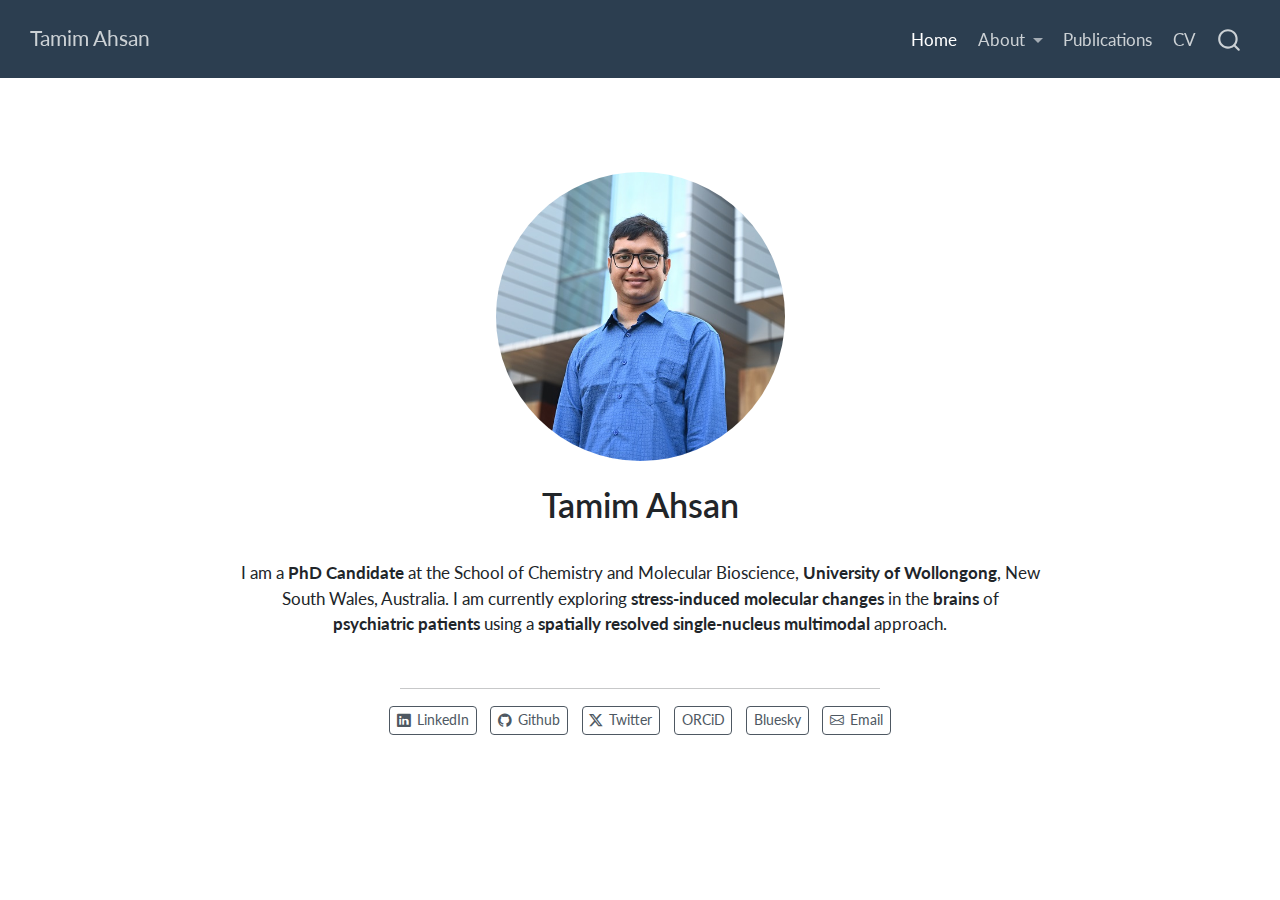
<file: docs/index.html>
<!DOCTYPE html>
<html xmlns="http://www.w3.org/1999/xhtml" lang="en" xml:lang="en"><head>

<meta charset="utf-8">
<meta name="generator" content="quarto-1.5.57">

<meta name="viewport" content="width=device-width, initial-scale=1.0, user-scalable=yes">


<title>Tamim Ahsan</title>
<style>
code{white-space: pre-wrap;}
span.smallcaps{font-variant: small-caps;}
div.columns{display: flex; gap: min(4vw, 1.5em);}
div.column{flex: auto; overflow-x: auto;}
div.hanging-indent{margin-left: 1.5em; text-indent: -1.5em;}
ul.task-list{list-style: none;}
ul.task-list li input[type="checkbox"] {
  width: 0.8em;
  margin: 0 0.8em 0.2em -1em; /* quarto-specific, see https://github.com/quarto-dev/quarto-cli/issues/4556 */ 
  vertical-align: middle;
}
</style>


<script src="site_libs/quarto-nav/quarto-nav.js"></script>
<script src="site_libs/quarto-nav/headroom.min.js"></script>
<script src="site_libs/clipboard/clipboard.min.js"></script>
<script src="site_libs/quarto-search/autocomplete.umd.js"></script>
<script src="site_libs/quarto-search/fuse.min.js"></script>
<script src="site_libs/quarto-search/quarto-search.js"></script>
<meta name="quarto:offset" content="./">
<script src="site_libs/quarto-html/quarto.js"></script>
<script src="site_libs/quarto-html/popper.min.js"></script>
<script src="site_libs/quarto-html/tippy.umd.min.js"></script>
<link href="site_libs/quarto-html/tippy.css" rel="stylesheet">
<link href="site_libs/quarto-html/quarto-syntax-highlighting.css" rel="stylesheet" id="quarto-text-highlighting-styles">
<script src="site_libs/bootstrap/bootstrap.min.js"></script>
<link href="site_libs/bootstrap/bootstrap-icons.css" rel="stylesheet">
<link href="site_libs/bootstrap/bootstrap.min.css" rel="stylesheet" id="quarto-bootstrap" data-mode="light">
<script id="quarto-search-options" type="application/json">{
  "location": "navbar",
  "copy-button": false,
  "collapse-after": 3,
  "panel-placement": "end",
  "type": "overlay",
  "limit": 50,
  "keyboard-shortcut": [
    "f",
    "/",
    "s"
  ],
  "show-item-context": false,
  "language": {
    "search-no-results-text": "No results",
    "search-matching-documents-text": "matching documents",
    "search-copy-link-title": "Copy link to search",
    "search-hide-matches-text": "Hide additional matches",
    "search-more-match-text": "more match in this document",
    "search-more-matches-text": "more matches in this document",
    "search-clear-button-title": "Clear",
    "search-text-placeholder": "",
    "search-detached-cancel-button-title": "Cancel",
    "search-submit-button-title": "Submit",
    "search-label": "Search"
  }
}</script>


<link rel="stylesheet" href="styles.css">
</head>

<body class="nav-fixed fullcontent">

<div id="quarto-search-results"></div>
  <header id="quarto-header" class="headroom fixed-top">
    <nav class="navbar navbar-expand-lg " data-bs-theme="dark">
      <div class="navbar-container container-fluid">
      <div class="navbar-brand-container mx-auto">
    <a class="navbar-brand" href="./index.html">
    <span class="navbar-title">Tamim Ahsan</span>
    </a>
  </div>
            <div id="quarto-search" class="" title="Search"></div>
          <button class="navbar-toggler" type="button" data-bs-toggle="collapse" data-bs-target="#navbarCollapse" aria-controls="navbarCollapse" role="menu" aria-expanded="false" aria-label="Toggle navigation" onclick="if (window.quartoToggleHeadroom) { window.quartoToggleHeadroom(); }">
  <span class="navbar-toggler-icon"></span>
</button>
          <div class="collapse navbar-collapse" id="navbarCollapse">
            <ul class="navbar-nav navbar-nav-scroll ms-auto">
  <li class="nav-item">
    <a class="nav-link active" href="./index.html" aria-current="page"> 
<span class="menu-text">Home</span></a>
  </li>  
  <li class="nav-item dropdown ">
    <a class="nav-link dropdown-toggle" href="#" id="nav-menu-about" role="link" data-bs-toggle="dropdown" aria-expanded="false">
 <span class="menu-text">About</span>
    </a>
    <ul class="dropdown-menu dropdown-menu-end" aria-labelledby="nav-menu-about">    
        <li>
    <a class="dropdown-item" href="./education.html">
 <span class="dropdown-text">Eductaion</span></a>
  </li>  
        <li>
    <a class="dropdown-item" href="./experiences.html">
 <span class="dropdown-text">Experiences</span></a>
  </li>  
        <li>
    <a class="dropdown-item" href="./res_interest.html">
 <span class="dropdown-text">Research Interests</span></a>
  </li>  
        <li>
    <a class="dropdown-item" href="./skillset.html">
 <span class="dropdown-text">Skill Set</span></a>
  </li>  
        <li>
    <a class="dropdown-item" href="./memberships.html">
 <span class="dropdown-text">Memberships</span></a>
  </li>  
    </ul>
  </li>
  <li class="nav-item">
    <a class="nav-link" href="./publications.html"> 
<span class="menu-text">Publications</span></a>
  </li>  
  <li class="nav-item">
    <a class="nav-link" href="./cv.html"> 
<span class="menu-text">CV</span></a>
  </li>  
</ul>
          </div> <!-- /navcollapse -->
            <div class="quarto-navbar-tools">
</div>
      </div> <!-- /container-fluid -->
    </nav>
</header>
<!-- content -->
<div id="quarto-content" class="quarto-container page-columns page-rows-contents page-layout-article page-navbar">
<!-- sidebar -->
<!-- margin-sidebar -->
    
<!-- main -->
<div class="quarto-about-jolla">
  <img src="Images/profile.jpg" class="about-image
  round " style="height: 17em; width: 17em;">
 <header id="title-block-header" class="quarto-title-block default">
<div class="quarto-title">
<h1 class="title">Tamim Ahsan</h1>
</div>
<div class="quarto-title-meta">
  </div>
</header><main class="content" id="quarto-document-content">
<p>I am a <strong>PhD Candidate</strong> at the School of Chemistry and Molecular Bioscience, <strong>University of Wollongong</strong>, New South Wales, Australia. I am currently exploring <strong>stress-induced molecular changes</strong> in the <strong>brains</strong> of <strong>psychiatric patients</strong> using a <strong>spatially resolved single-nucleus multimodal</strong> approach.</p>


</main> 
  <hr class="about-sep">
   <div class="about-links">
  <a href="https://www.linkedin.com/in/tamim-ahsan-826875166" class="about-link" rel="" target="">
    <i class="bi bi-linkedin"></i>
     <span class="about-link-text">LinkedIn</span>
  </a>
  <a href="https://github.com/tamim-ahsan" class="about-link" rel="" target="">
    <i class="bi bi-github"></i>
     <span class="about-link-text">Github</span>
  </a>
  <a href="https://x.com/TamimAhsan10" class="about-link" rel="" target="">
    <i class="bi bi-twitter-x"></i>
     <span class="about-link-text">Twitter</span>
  </a>
  <a href="https://orcid.org/0000-0002-2006-5958" class="about-link" rel="" target="">
     <span class="about-link-text">ORCiD</span>
  </a>
  <a href="https://bsky.app/profile/tamim-ahsan.bsky.social" class="about-link" rel="" target="">
     <span class="about-link-text">Bluesky</span>
  </a>
  <a href="mailto:ta941@uowmail.edu.au" class="about-link" rel="" target="">
    <i class="bi bi-envelope"></i>
     <span class="about-link-text">Email</span>
  </a>
</div>
</div>
 <!-- /main -->
<script id="quarto-html-after-body" type="application/javascript">
window.document.addEventListener("DOMContentLoaded", function (event) {
  const toggleBodyColorMode = (bsSheetEl) => {
    const mode = bsSheetEl.getAttribute("data-mode");
    const bodyEl = window.document.querySelector("body");
    if (mode === "dark") {
      bodyEl.classList.add("quarto-dark");
      bodyEl.classList.remove("quarto-light");
    } else {
      bodyEl.classList.add("quarto-light");
      bodyEl.classList.remove("quarto-dark");
    }
  }
  const toggleBodyColorPrimary = () => {
    const bsSheetEl = window.document.querySelector("link#quarto-bootstrap");
    if (bsSheetEl) {
      toggleBodyColorMode(bsSheetEl);
    }
  }
  toggleBodyColorPrimary();  
  const isCodeAnnotation = (el) => {
    for (const clz of el.classList) {
      if (clz.startsWith('code-annotation-')) {                     
        return true;
      }
    }
    return false;
  }
  const onCopySuccess = function(e) {
    // button target
    const button = e.trigger;
    // don't keep focus
    button.blur();
    // flash "checked"
    button.classList.add('code-copy-button-checked');
    var currentTitle = button.getAttribute("title");
    button.setAttribute("title", "Copied!");
    let tooltip;
    if (window.bootstrap) {
      button.setAttribute("data-bs-toggle", "tooltip");
      button.setAttribute("data-bs-placement", "left");
      button.setAttribute("data-bs-title", "Copied!");
      tooltip = new bootstrap.Tooltip(button, 
        { trigger: "manual", 
          customClass: "code-copy-button-tooltip",
          offset: [0, -8]});
      tooltip.show();    
    }
    setTimeout(function() {
      if (tooltip) {
        tooltip.hide();
        button.removeAttribute("data-bs-title");
        button.removeAttribute("data-bs-toggle");
        button.removeAttribute("data-bs-placement");
      }
      button.setAttribute("title", currentTitle);
      button.classList.remove('code-copy-button-checked');
    }, 1000);
    // clear code selection
    e.clearSelection();
  }
  const getTextToCopy = function(trigger) {
      const codeEl = trigger.previousElementSibling.cloneNode(true);
      for (const childEl of codeEl.children) {
        if (isCodeAnnotation(childEl)) {
          childEl.remove();
        }
      }
      return codeEl.innerText;
  }
  const clipboard = new window.ClipboardJS('.code-copy-button:not([data-in-quarto-modal])', {
    text: getTextToCopy
  });
  clipboard.on('success', onCopySuccess);
  if (window.document.getElementById('quarto-embedded-source-code-modal')) {
    // For code content inside modals, clipBoardJS needs to be initialized with a container option
    // TODO: Check when it could be a function (https://github.com/zenorocha/clipboard.js/issues/860)
    const clipboardModal = new window.ClipboardJS('.code-copy-button[data-in-quarto-modal]', {
      text: getTextToCopy,
      container: window.document.getElementById('quarto-embedded-source-code-modal')
    });
    clipboardModal.on('success', onCopySuccess);
  }
    var localhostRegex = new RegExp(/^(?:http|https):\/\/localhost\:?[0-9]*\//);
    var mailtoRegex = new RegExp(/^mailto:/);
      var filterRegex = new RegExp('/' + window.location.host + '/');
    var isInternal = (href) => {
        return filterRegex.test(href) || localhostRegex.test(href) || mailtoRegex.test(href);
    }
    // Inspect non-navigation links and adorn them if external
 	var links = window.document.querySelectorAll('a[href]:not(.nav-link):not(.navbar-brand):not(.toc-action):not(.sidebar-link):not(.sidebar-item-toggle):not(.pagination-link):not(.no-external):not([aria-hidden]):not(.dropdown-item):not(.quarto-navigation-tool):not(.about-link)');
    for (var i=0; i<links.length; i++) {
      const link = links[i];
      if (!isInternal(link.href)) {
        // undo the damage that might have been done by quarto-nav.js in the case of
        // links that we want to consider external
        if (link.dataset.originalHref !== undefined) {
          link.href = link.dataset.originalHref;
        }
      }
    }
  function tippyHover(el, contentFn, onTriggerFn, onUntriggerFn) {
    const config = {
      allowHTML: true,
      maxWidth: 500,
      delay: 100,
      arrow: false,
      appendTo: function(el) {
          return el.parentElement;
      },
      interactive: true,
      interactiveBorder: 10,
      theme: 'quarto',
      placement: 'bottom-start',
    };
    if (contentFn) {
      config.content = contentFn;
    }
    if (onTriggerFn) {
      config.onTrigger = onTriggerFn;
    }
    if (onUntriggerFn) {
      config.onUntrigger = onUntriggerFn;
    }
    window.tippy(el, config); 
  }
  const noterefs = window.document.querySelectorAll('a[role="doc-noteref"]');
  for (var i=0; i<noterefs.length; i++) {
    const ref = noterefs[i];
    tippyHover(ref, function() {
      // use id or data attribute instead here
      let href = ref.getAttribute('data-footnote-href') || ref.getAttribute('href');
      try { href = new URL(href).hash; } catch {}
      const id = href.replace(/^#\/?/, "");
      const note = window.document.getElementById(id);
      if (note) {
        return note.innerHTML;
      } else {
        return "";
      }
    });
  }
  const xrefs = window.document.querySelectorAll('a.quarto-xref');
  const processXRef = (id, note) => {
    // Strip column container classes
    const stripColumnClz = (el) => {
      el.classList.remove("page-full", "page-columns");
      if (el.children) {
        for (const child of el.children) {
          stripColumnClz(child);
        }
      }
    }
    stripColumnClz(note)
    if (id === null || id.startsWith('sec-')) {
      // Special case sections, only their first couple elements
      const container = document.createElement("div");
      if (note.children && note.children.length > 2) {
        container.appendChild(note.children[0].cloneNode(true));
        for (let i = 1; i < note.children.length; i++) {
          const child = note.children[i];
          if (child.tagName === "P" && child.innerText === "") {
            continue;
          } else {
            container.appendChild(child.cloneNode(true));
            break;
          }
        }
        if (window.Quarto?.typesetMath) {
          window.Quarto.typesetMath(container);
        }
        return container.innerHTML
      } else {
        if (window.Quarto?.typesetMath) {
          window.Quarto.typesetMath(note);
        }
        return note.innerHTML;
      }
    } else {
      // Remove any anchor links if they are present
      const anchorLink = note.querySelector('a.anchorjs-link');
      if (anchorLink) {
        anchorLink.remove();
      }
      if (window.Quarto?.typesetMath) {
        window.Quarto.typesetMath(note);
      }
      // TODO in 1.5, we should make sure this works without a callout special case
      if (note.classList.contains("callout")) {
        return note.outerHTML;
      } else {
        return note.innerHTML;
      }
    }
  }
  for (var i=0; i<xrefs.length; i++) {
    const xref = xrefs[i];
    tippyHover(xref, undefined, function(instance) {
      instance.disable();
      let url = xref.getAttribute('href');
      let hash = undefined; 
      if (url.startsWith('#')) {
        hash = url;
      } else {
        try { hash = new URL(url).hash; } catch {}
      }
      if (hash) {
        const id = hash.replace(/^#\/?/, "");
        const note = window.document.getElementById(id);
        if (note !== null) {
          try {
            const html = processXRef(id, note.cloneNode(true));
            instance.setContent(html);
          } finally {
            instance.enable();
            instance.show();
          }
        } else {
          // See if we can fetch this
          fetch(url.split('#')[0])
          .then(res => res.text())
          .then(html => {
            const parser = new DOMParser();
            const htmlDoc = parser.parseFromString(html, "text/html");
            const note = htmlDoc.getElementById(id);
            if (note !== null) {
              const html = processXRef(id, note);
              instance.setContent(html);
            } 
          }).finally(() => {
            instance.enable();
            instance.show();
          });
        }
      } else {
        // See if we can fetch a full url (with no hash to target)
        // This is a special case and we should probably do some content thinning / targeting
        fetch(url)
        .then(res => res.text())
        .then(html => {
          const parser = new DOMParser();
          const htmlDoc = parser.parseFromString(html, "text/html");
          const note = htmlDoc.querySelector('main.content');
          if (note !== null) {
            // This should only happen for chapter cross references
            // (since there is no id in the URL)
            // remove the first header
            if (note.children.length > 0 && note.children[0].tagName === "HEADER") {
              note.children[0].remove();
            }
            const html = processXRef(null, note);
            instance.setContent(html);
          } 
        }).finally(() => {
          instance.enable();
          instance.show();
        });
      }
    }, function(instance) {
    });
  }
      let selectedAnnoteEl;
      const selectorForAnnotation = ( cell, annotation) => {
        let cellAttr = 'data-code-cell="' + cell + '"';
        let lineAttr = 'data-code-annotation="' +  annotation + '"';
        const selector = 'span[' + cellAttr + '][' + lineAttr + ']';
        return selector;
      }
      const selectCodeLines = (annoteEl) => {
        const doc = window.document;
        const targetCell = annoteEl.getAttribute("data-target-cell");
        const targetAnnotation = annoteEl.getAttribute("data-target-annotation");
        const annoteSpan = window.document.querySelector(selectorForAnnotation(targetCell, targetAnnotation));
        const lines = annoteSpan.getAttribute("data-code-lines").split(",");
        const lineIds = lines.map((line) => {
          return targetCell + "-" + line;
        })
        let top = null;
        let height = null;
        let parent = null;
        if (lineIds.length > 0) {
            //compute the position of the single el (top and bottom and make a div)
            const el = window.document.getElementById(lineIds[0]);
            top = el.offsetTop;
            height = el.offsetHeight;
            parent = el.parentElement.parentElement;
          if (lineIds.length > 1) {
            const lastEl = window.document.getElementById(lineIds[lineIds.length - 1]);
            const bottom = lastEl.offsetTop + lastEl.offsetHeight;
            height = bottom - top;
          }
          if (top !== null && height !== null && parent !== null) {
            // cook up a div (if necessary) and position it 
            let div = window.document.getElementById("code-annotation-line-highlight");
            if (div === null) {
              div = window.document.createElement("div");
              div.setAttribute("id", "code-annotation-line-highlight");
              div.style.position = 'absolute';
              parent.appendChild(div);
            }
            div.style.top = top - 2 + "px";
            div.style.height = height + 4 + "px";
            div.style.left = 0;
            let gutterDiv = window.document.getElementById("code-annotation-line-highlight-gutter");
            if (gutterDiv === null) {
              gutterDiv = window.document.createElement("div");
              gutterDiv.setAttribute("id", "code-annotation-line-highlight-gutter");
              gutterDiv.style.position = 'absolute';
              const codeCell = window.document.getElementById(targetCell);
              const gutter = codeCell.querySelector('.code-annotation-gutter');
              gutter.appendChild(gutterDiv);
            }
            gutterDiv.style.top = top - 2 + "px";
            gutterDiv.style.height = height + 4 + "px";
          }
          selectedAnnoteEl = annoteEl;
        }
      };
      const unselectCodeLines = () => {
        const elementsIds = ["code-annotation-line-highlight", "code-annotation-line-highlight-gutter"];
        elementsIds.forEach((elId) => {
          const div = window.document.getElementById(elId);
          if (div) {
            div.remove();
          }
        });
        selectedAnnoteEl = undefined;
      };
        // Handle positioning of the toggle
    window.addEventListener(
      "resize",
      throttle(() => {
        elRect = undefined;
        if (selectedAnnoteEl) {
          selectCodeLines(selectedAnnoteEl);
        }
      }, 10)
    );
    function throttle(fn, ms) {
    let throttle = false;
    let timer;
      return (...args) => {
        if(!throttle) { // first call gets through
            fn.apply(this, args);
            throttle = true;
        } else { // all the others get throttled
            if(timer) clearTimeout(timer); // cancel #2
            timer = setTimeout(() => {
              fn.apply(this, args);
              timer = throttle = false;
            }, ms);
        }
      };
    }
      // Attach click handler to the DT
      const annoteDls = window.document.querySelectorAll('dt[data-target-cell]');
      for (const annoteDlNode of annoteDls) {
        annoteDlNode.addEventListener('click', (event) => {
          const clickedEl = event.target;
          if (clickedEl !== selectedAnnoteEl) {
            unselectCodeLines();
            const activeEl = window.document.querySelector('dt[data-target-cell].code-annotation-active');
            if (activeEl) {
              activeEl.classList.remove('code-annotation-active');
            }
            selectCodeLines(clickedEl);
            clickedEl.classList.add('code-annotation-active');
          } else {
            // Unselect the line
            unselectCodeLines();
            clickedEl.classList.remove('code-annotation-active');
          }
        });
      }
  const findCites = (el) => {
    const parentEl = el.parentElement;
    if (parentEl) {
      const cites = parentEl.dataset.cites;
      if (cites) {
        return {
          el,
          cites: cites.split(' ')
        };
      } else {
        return findCites(el.parentElement)
      }
    } else {
      return undefined;
    }
  };
  var bibliorefs = window.document.querySelectorAll('a[role="doc-biblioref"]');
  for (var i=0; i<bibliorefs.length; i++) {
    const ref = bibliorefs[i];
    const citeInfo = findCites(ref);
    if (citeInfo) {
      tippyHover(citeInfo.el, function() {
        var popup = window.document.createElement('div');
        citeInfo.cites.forEach(function(cite) {
          var citeDiv = window.document.createElement('div');
          citeDiv.classList.add('hanging-indent');
          citeDiv.classList.add('csl-entry');
          var biblioDiv = window.document.getElementById('ref-' + cite);
          if (biblioDiv) {
            citeDiv.innerHTML = biblioDiv.innerHTML;
          }
          popup.appendChild(citeDiv);
        });
        return popup.innerHTML;
      });
    }
  }
});
</script>
</div> <!-- /content -->




</body></html>
</file>
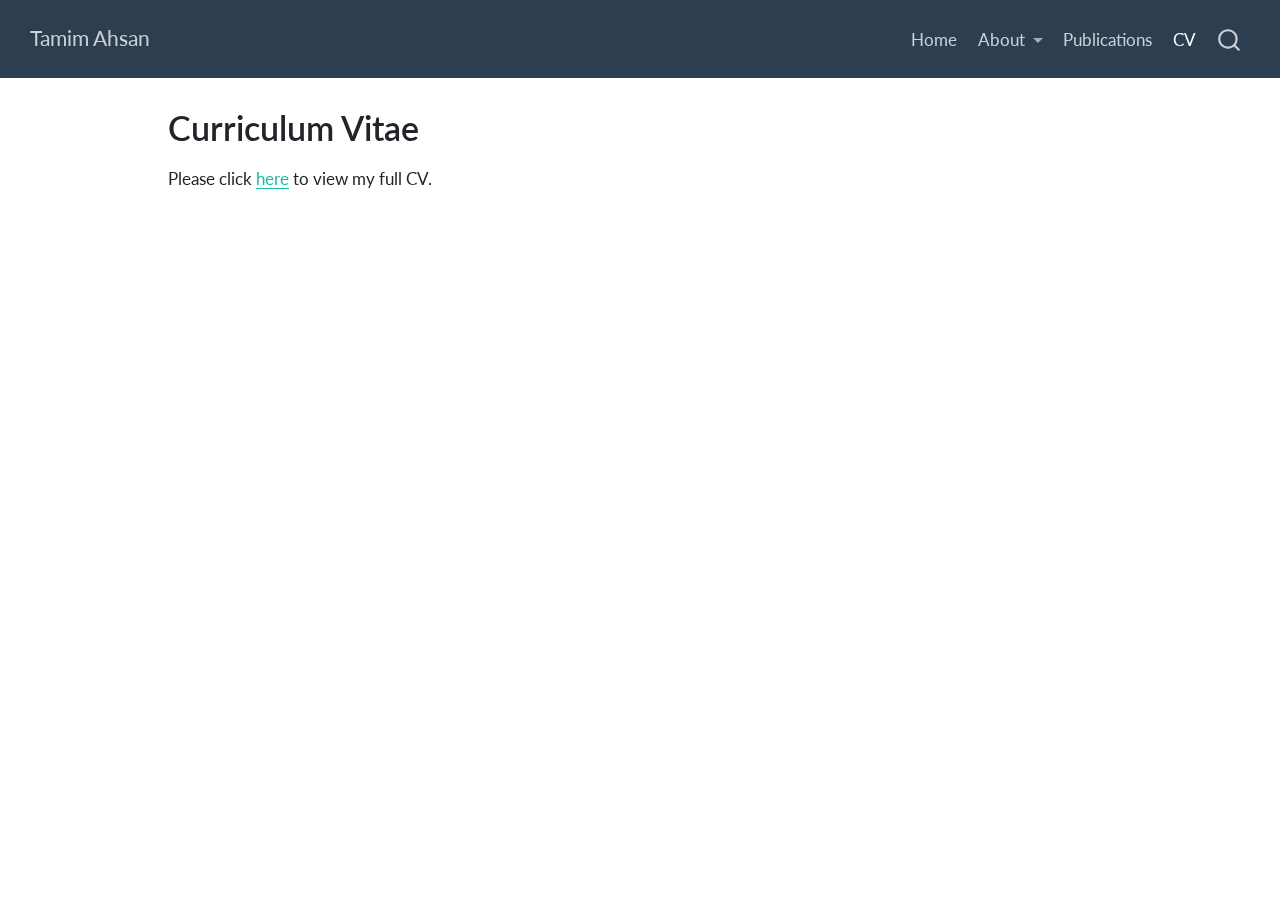
<file: docs/cv.html>
<!DOCTYPE html>
<html xmlns="http://www.w3.org/1999/xhtml" lang="en" xml:lang="en"><head>

<meta charset="utf-8">
<meta name="generator" content="quarto-1.5.57">

<meta name="viewport" content="width=device-width, initial-scale=1.0, user-scalable=yes">


<title>Curriculum Vitae – Tamim Ahsan</title>
<style>
code{white-space: pre-wrap;}
span.smallcaps{font-variant: small-caps;}
div.columns{display: flex; gap: min(4vw, 1.5em);}
div.column{flex: auto; overflow-x: auto;}
div.hanging-indent{margin-left: 1.5em; text-indent: -1.5em;}
ul.task-list{list-style: none;}
ul.task-list li input[type="checkbox"] {
  width: 0.8em;
  margin: 0 0.8em 0.2em -1em; /* quarto-specific, see https://github.com/quarto-dev/quarto-cli/issues/4556 */ 
  vertical-align: middle;
}
</style>


<script src="site_libs/quarto-nav/quarto-nav.js"></script>
<script src="site_libs/quarto-nav/headroom.min.js"></script>
<script src="site_libs/clipboard/clipboard.min.js"></script>
<script src="site_libs/quarto-search/autocomplete.umd.js"></script>
<script src="site_libs/quarto-search/fuse.min.js"></script>
<script src="site_libs/quarto-search/quarto-search.js"></script>
<meta name="quarto:offset" content="./">
<script src="site_libs/quarto-html/quarto.js"></script>
<script src="site_libs/quarto-html/popper.min.js"></script>
<script src="site_libs/quarto-html/tippy.umd.min.js"></script>
<script src="site_libs/quarto-html/anchor.min.js"></script>
<link href="site_libs/quarto-html/tippy.css" rel="stylesheet">
<link href="site_libs/quarto-html/quarto-syntax-highlighting.css" rel="stylesheet" id="quarto-text-highlighting-styles">
<script src="site_libs/bootstrap/bootstrap.min.js"></script>
<link href="site_libs/bootstrap/bootstrap-icons.css" rel="stylesheet">
<link href="site_libs/bootstrap/bootstrap.min.css" rel="stylesheet" id="quarto-bootstrap" data-mode="light">
<script id="quarto-search-options" type="application/json">{
  "location": "navbar",
  "copy-button": false,
  "collapse-after": 3,
  "panel-placement": "end",
  "type": "overlay",
  "limit": 50,
  "keyboard-shortcut": [
    "f",
    "/",
    "s"
  ],
  "show-item-context": false,
  "language": {
    "search-no-results-text": "No results",
    "search-matching-documents-text": "matching documents",
    "search-copy-link-title": "Copy link to search",
    "search-hide-matches-text": "Hide additional matches",
    "search-more-match-text": "more match in this document",
    "search-more-matches-text": "more matches in this document",
    "search-clear-button-title": "Clear",
    "search-text-placeholder": "",
    "search-detached-cancel-button-title": "Cancel",
    "search-submit-button-title": "Submit",
    "search-label": "Search"
  }
}</script>


<link rel="stylesheet" href="styles.css">
</head>

<body class="nav-fixed">

<div id="quarto-search-results"></div>
  <header id="quarto-header" class="headroom fixed-top">
    <nav class="navbar navbar-expand-lg " data-bs-theme="dark">
      <div class="navbar-container container-fluid">
      <div class="navbar-brand-container mx-auto">
    <a class="navbar-brand" href="./index.html">
    <span class="navbar-title">Tamim Ahsan</span>
    </a>
  </div>
            <div id="quarto-search" class="" title="Search"></div>
          <button class="navbar-toggler" type="button" data-bs-toggle="collapse" data-bs-target="#navbarCollapse" aria-controls="navbarCollapse" role="menu" aria-expanded="false" aria-label="Toggle navigation" onclick="if (window.quartoToggleHeadroom) { window.quartoToggleHeadroom(); }">
  <span class="navbar-toggler-icon"></span>
</button>
          <div class="collapse navbar-collapse" id="navbarCollapse">
            <ul class="navbar-nav navbar-nav-scroll ms-auto">
  <li class="nav-item">
    <a class="nav-link" href="./index.html"> 
<span class="menu-text">Home</span></a>
  </li>  
  <li class="nav-item dropdown ">
    <a class="nav-link dropdown-toggle" href="#" id="nav-menu-about" role="link" data-bs-toggle="dropdown" aria-expanded="false">
 <span class="menu-text">About</span>
    </a>
    <ul class="dropdown-menu dropdown-menu-end" aria-labelledby="nav-menu-about">    
        <li>
    <a class="dropdown-item" href="./education.html">
 <span class="dropdown-text">Eductaion</span></a>
  </li>  
        <li>
    <a class="dropdown-item" href="./experiences.html">
 <span class="dropdown-text">Experiences</span></a>
  </li>  
        <li>
    <a class="dropdown-item" href="./res_interest.html">
 <span class="dropdown-text">Research Interests</span></a>
  </li>  
        <li>
    <a class="dropdown-item" href="./skillset.html">
 <span class="dropdown-text">Skill Set</span></a>
  </li>  
        <li>
    <a class="dropdown-item" href="./memberships.html">
 <span class="dropdown-text">Memberships</span></a>
  </li>  
    </ul>
  </li>
  <li class="nav-item">
    <a class="nav-link" href="./publications.html"> 
<span class="menu-text">Publications</span></a>
  </li>  
  <li class="nav-item">
    <a class="nav-link active" href="./cv.html" aria-current="page"> 
<span class="menu-text">CV</span></a>
  </li>  
</ul>
          </div> <!-- /navcollapse -->
            <div class="quarto-navbar-tools">
</div>
      </div> <!-- /container-fluid -->
    </nav>
</header>
<!-- content -->
<div id="quarto-content" class="quarto-container page-columns page-rows-contents page-layout-article page-navbar">
<!-- sidebar -->
<!-- margin-sidebar -->
    <div id="quarto-margin-sidebar" class="sidebar margin-sidebar zindex-bottom">
        
    </div>
<!-- main -->
<main class="content" id="quarto-document-content">

<header id="title-block-header" class="quarto-title-block default">
<div class="quarto-title">
<h1 class="title">Curriculum Vitae</h1>
</div>



<div class="quarto-title-meta">

    
  
    
  </div>
  


</header>


<p>Please click <a href="https://drive.google.com/file/d/1ZEXh4VQZqI1jJ8CQMRXs8rP4uLgn0g-3/view?usp=sharing">here</a> to view my full CV.</p>



</main> <!-- /main -->
<script id="quarto-html-after-body" type="application/javascript">
window.document.addEventListener("DOMContentLoaded", function (event) {
  const toggleBodyColorMode = (bsSheetEl) => {
    const mode = bsSheetEl.getAttribute("data-mode");
    const bodyEl = window.document.querySelector("body");
    if (mode === "dark") {
      bodyEl.classList.add("quarto-dark");
      bodyEl.classList.remove("quarto-light");
    } else {
      bodyEl.classList.add("quarto-light");
      bodyEl.classList.remove("quarto-dark");
    }
  }
  const toggleBodyColorPrimary = () => {
    const bsSheetEl = window.document.querySelector("link#quarto-bootstrap");
    if (bsSheetEl) {
      toggleBodyColorMode(bsSheetEl);
    }
  }
  toggleBodyColorPrimary();  
  const icon = "";
  const anchorJS = new window.AnchorJS();
  anchorJS.options = {
    placement: 'right',
    icon: icon
  };
  anchorJS.add('.anchored');
  const isCodeAnnotation = (el) => {
    for (const clz of el.classList) {
      if (clz.startsWith('code-annotation-')) {                     
        return true;
      }
    }
    return false;
  }
  const onCopySuccess = function(e) {
    // button target
    const button = e.trigger;
    // don't keep focus
    button.blur();
    // flash "checked"
    button.classList.add('code-copy-button-checked');
    var currentTitle = button.getAttribute("title");
    button.setAttribute("title", "Copied!");
    let tooltip;
    if (window.bootstrap) {
      button.setAttribute("data-bs-toggle", "tooltip");
      button.setAttribute("data-bs-placement", "left");
      button.setAttribute("data-bs-title", "Copied!");
      tooltip = new bootstrap.Tooltip(button, 
        { trigger: "manual", 
          customClass: "code-copy-button-tooltip",
          offset: [0, -8]});
      tooltip.show();    
    }
    setTimeout(function() {
      if (tooltip) {
        tooltip.hide();
        button.removeAttribute("data-bs-title");
        button.removeAttribute("data-bs-toggle");
        button.removeAttribute("data-bs-placement");
      }
      button.setAttribute("title", currentTitle);
      button.classList.remove('code-copy-button-checked');
    }, 1000);
    // clear code selection
    e.clearSelection();
  }
  const getTextToCopy = function(trigger) {
      const codeEl = trigger.previousElementSibling.cloneNode(true);
      for (const childEl of codeEl.children) {
        if (isCodeAnnotation(childEl)) {
          childEl.remove();
        }
      }
      return codeEl.innerText;
  }
  const clipboard = new window.ClipboardJS('.code-copy-button:not([data-in-quarto-modal])', {
    text: getTextToCopy
  });
  clipboard.on('success', onCopySuccess);
  if (window.document.getElementById('quarto-embedded-source-code-modal')) {
    // For code content inside modals, clipBoardJS needs to be initialized with a container option
    // TODO: Check when it could be a function (https://github.com/zenorocha/clipboard.js/issues/860)
    const clipboardModal = new window.ClipboardJS('.code-copy-button[data-in-quarto-modal]', {
      text: getTextToCopy,
      container: window.document.getElementById('quarto-embedded-source-code-modal')
    });
    clipboardModal.on('success', onCopySuccess);
  }
    var localhostRegex = new RegExp(/^(?:http|https):\/\/localhost\:?[0-9]*\//);
    var mailtoRegex = new RegExp(/^mailto:/);
      var filterRegex = new RegExp('/' + window.location.host + '/');
    var isInternal = (href) => {
        return filterRegex.test(href) || localhostRegex.test(href) || mailtoRegex.test(href);
    }
    // Inspect non-navigation links and adorn them if external
 	var links = window.document.querySelectorAll('a[href]:not(.nav-link):not(.navbar-brand):not(.toc-action):not(.sidebar-link):not(.sidebar-item-toggle):not(.pagination-link):not(.no-external):not([aria-hidden]):not(.dropdown-item):not(.quarto-navigation-tool):not(.about-link)');
    for (var i=0; i<links.length; i++) {
      const link = links[i];
      if (!isInternal(link.href)) {
        // undo the damage that might have been done by quarto-nav.js in the case of
        // links that we want to consider external
        if (link.dataset.originalHref !== undefined) {
          link.href = link.dataset.originalHref;
        }
      }
    }
  function tippyHover(el, contentFn, onTriggerFn, onUntriggerFn) {
    const config = {
      allowHTML: true,
      maxWidth: 500,
      delay: 100,
      arrow: false,
      appendTo: function(el) {
          return el.parentElement;
      },
      interactive: true,
      interactiveBorder: 10,
      theme: 'quarto',
      placement: 'bottom-start',
    };
    if (contentFn) {
      config.content = contentFn;
    }
    if (onTriggerFn) {
      config.onTrigger = onTriggerFn;
    }
    if (onUntriggerFn) {
      config.onUntrigger = onUntriggerFn;
    }
    window.tippy(el, config); 
  }
  const noterefs = window.document.querySelectorAll('a[role="doc-noteref"]');
  for (var i=0; i<noterefs.length; i++) {
    const ref = noterefs[i];
    tippyHover(ref, function() {
      // use id or data attribute instead here
      let href = ref.getAttribute('data-footnote-href') || ref.getAttribute('href');
      try { href = new URL(href).hash; } catch {}
      const id = href.replace(/^#\/?/, "");
      const note = window.document.getElementById(id);
      if (note) {
        return note.innerHTML;
      } else {
        return "";
      }
    });
  }
  const xrefs = window.document.querySelectorAll('a.quarto-xref');
  const processXRef = (id, note) => {
    // Strip column container classes
    const stripColumnClz = (el) => {
      el.classList.remove("page-full", "page-columns");
      if (el.children) {
        for (const child of el.children) {
          stripColumnClz(child);
        }
      }
    }
    stripColumnClz(note)
    if (id === null || id.startsWith('sec-')) {
      // Special case sections, only their first couple elements
      const container = document.createElement("div");
      if (note.children && note.children.length > 2) {
        container.appendChild(note.children[0].cloneNode(true));
        for (let i = 1; i < note.children.length; i++) {
          const child = note.children[i];
          if (child.tagName === "P" && child.innerText === "") {
            continue;
          } else {
            container.appendChild(child.cloneNode(true));
            break;
          }
        }
        if (window.Quarto?.typesetMath) {
          window.Quarto.typesetMath(container);
        }
        return container.innerHTML
      } else {
        if (window.Quarto?.typesetMath) {
          window.Quarto.typesetMath(note);
        }
        return note.innerHTML;
      }
    } else {
      // Remove any anchor links if they are present
      const anchorLink = note.querySelector('a.anchorjs-link');
      if (anchorLink) {
        anchorLink.remove();
      }
      if (window.Quarto?.typesetMath) {
        window.Quarto.typesetMath(note);
      }
      // TODO in 1.5, we should make sure this works without a callout special case
      if (note.classList.contains("callout")) {
        return note.outerHTML;
      } else {
        return note.innerHTML;
      }
    }
  }
  for (var i=0; i<xrefs.length; i++) {
    const xref = xrefs[i];
    tippyHover(xref, undefined, function(instance) {
      instance.disable();
      let url = xref.getAttribute('href');
      let hash = undefined; 
      if (url.startsWith('#')) {
        hash = url;
      } else {
        try { hash = new URL(url).hash; } catch {}
      }
      if (hash) {
        const id = hash.replace(/^#\/?/, "");
        const note = window.document.getElementById(id);
        if (note !== null) {
          try {
            const html = processXRef(id, note.cloneNode(true));
            instance.setContent(html);
          } finally {
            instance.enable();
            instance.show();
          }
        } else {
          // See if we can fetch this
          fetch(url.split('#')[0])
          .then(res => res.text())
          .then(html => {
            const parser = new DOMParser();
            const htmlDoc = parser.parseFromString(html, "text/html");
            const note = htmlDoc.getElementById(id);
            if (note !== null) {
              const html = processXRef(id, note);
              instance.setContent(html);
            } 
          }).finally(() => {
            instance.enable();
            instance.show();
          });
        }
      } else {
        // See if we can fetch a full url (with no hash to target)
        // This is a special case and we should probably do some content thinning / targeting
        fetch(url)
        .then(res => res.text())
        .then(html => {
          const parser = new DOMParser();
          const htmlDoc = parser.parseFromString(html, "text/html");
          const note = htmlDoc.querySelector('main.content');
          if (note !== null) {
            // This should only happen for chapter cross references
            // (since there is no id in the URL)
            // remove the first header
            if (note.children.length > 0 && note.children[0].tagName === "HEADER") {
              note.children[0].remove();
            }
            const html = processXRef(null, note);
            instance.setContent(html);
          } 
        }).finally(() => {
          instance.enable();
          instance.show();
        });
      }
    }, function(instance) {
    });
  }
      let selectedAnnoteEl;
      const selectorForAnnotation = ( cell, annotation) => {
        let cellAttr = 'data-code-cell="' + cell + '"';
        let lineAttr = 'data-code-annotation="' +  annotation + '"';
        const selector = 'span[' + cellAttr + '][' + lineAttr + ']';
        return selector;
      }
      const selectCodeLines = (annoteEl) => {
        const doc = window.document;
        const targetCell = annoteEl.getAttribute("data-target-cell");
        const targetAnnotation = annoteEl.getAttribute("data-target-annotation");
        const annoteSpan = window.document.querySelector(selectorForAnnotation(targetCell, targetAnnotation));
        const lines = annoteSpan.getAttribute("data-code-lines").split(",");
        const lineIds = lines.map((line) => {
          return targetCell + "-" + line;
        })
        let top = null;
        let height = null;
        let parent = null;
        if (lineIds.length > 0) {
            //compute the position of the single el (top and bottom and make a div)
            const el = window.document.getElementById(lineIds[0]);
            top = el.offsetTop;
            height = el.offsetHeight;
            parent = el.parentElement.parentElement;
          if (lineIds.length > 1) {
            const lastEl = window.document.getElementById(lineIds[lineIds.length - 1]);
            const bottom = lastEl.offsetTop + lastEl.offsetHeight;
            height = bottom - top;
          }
          if (top !== null && height !== null && parent !== null) {
            // cook up a div (if necessary) and position it 
            let div = window.document.getElementById("code-annotation-line-highlight");
            if (div === null) {
              div = window.document.createElement("div");
              div.setAttribute("id", "code-annotation-line-highlight");
              div.style.position = 'absolute';
              parent.appendChild(div);
            }
            div.style.top = top - 2 + "px";
            div.style.height = height + 4 + "px";
            div.style.left = 0;
            let gutterDiv = window.document.getElementById("code-annotation-line-highlight-gutter");
            if (gutterDiv === null) {
              gutterDiv = window.document.createElement("div");
              gutterDiv.setAttribute("id", "code-annotation-line-highlight-gutter");
              gutterDiv.style.position = 'absolute';
              const codeCell = window.document.getElementById(targetCell);
              const gutter = codeCell.querySelector('.code-annotation-gutter');
              gutter.appendChild(gutterDiv);
            }
            gutterDiv.style.top = top - 2 + "px";
            gutterDiv.style.height = height + 4 + "px";
          }
          selectedAnnoteEl = annoteEl;
        }
      };
      const unselectCodeLines = () => {
        const elementsIds = ["code-annotation-line-highlight", "code-annotation-line-highlight-gutter"];
        elementsIds.forEach((elId) => {
          const div = window.document.getElementById(elId);
          if (div) {
            div.remove();
          }
        });
        selectedAnnoteEl = undefined;
      };
        // Handle positioning of the toggle
    window.addEventListener(
      "resize",
      throttle(() => {
        elRect = undefined;
        if (selectedAnnoteEl) {
          selectCodeLines(selectedAnnoteEl);
        }
      }, 10)
    );
    function throttle(fn, ms) {
    let throttle = false;
    let timer;
      return (...args) => {
        if(!throttle) { // first call gets through
            fn.apply(this, args);
            throttle = true;
        } else { // all the others get throttled
            if(timer) clearTimeout(timer); // cancel #2
            timer = setTimeout(() => {
              fn.apply(this, args);
              timer = throttle = false;
            }, ms);
        }
      };
    }
      // Attach click handler to the DT
      const annoteDls = window.document.querySelectorAll('dt[data-target-cell]');
      for (const annoteDlNode of annoteDls) {
        annoteDlNode.addEventListener('click', (event) => {
          const clickedEl = event.target;
          if (clickedEl !== selectedAnnoteEl) {
            unselectCodeLines();
            const activeEl = window.document.querySelector('dt[data-target-cell].code-annotation-active');
            if (activeEl) {
              activeEl.classList.remove('code-annotation-active');
            }
            selectCodeLines(clickedEl);
            clickedEl.classList.add('code-annotation-active');
          } else {
            // Unselect the line
            unselectCodeLines();
            clickedEl.classList.remove('code-annotation-active');
          }
        });
      }
  const findCites = (el) => {
    const parentEl = el.parentElement;
    if (parentEl) {
      const cites = parentEl.dataset.cites;
      if (cites) {
        return {
          el,
          cites: cites.split(' ')
        };
      } else {
        return findCites(el.parentElement)
      }
    } else {
      return undefined;
    }
  };
  var bibliorefs = window.document.querySelectorAll('a[role="doc-biblioref"]');
  for (var i=0; i<bibliorefs.length; i++) {
    const ref = bibliorefs[i];
    const citeInfo = findCites(ref);
    if (citeInfo) {
      tippyHover(citeInfo.el, function() {
        var popup = window.document.createElement('div');
        citeInfo.cites.forEach(function(cite) {
          var citeDiv = window.document.createElement('div');
          citeDiv.classList.add('hanging-indent');
          citeDiv.classList.add('csl-entry');
          var biblioDiv = window.document.getElementById('ref-' + cite);
          if (biblioDiv) {
            citeDiv.innerHTML = biblioDiv.innerHTML;
          }
          popup.appendChild(citeDiv);
        });
        return popup.innerHTML;
      });
    }
  }
});
</script>
</div> <!-- /content -->




</body></html>
</file>
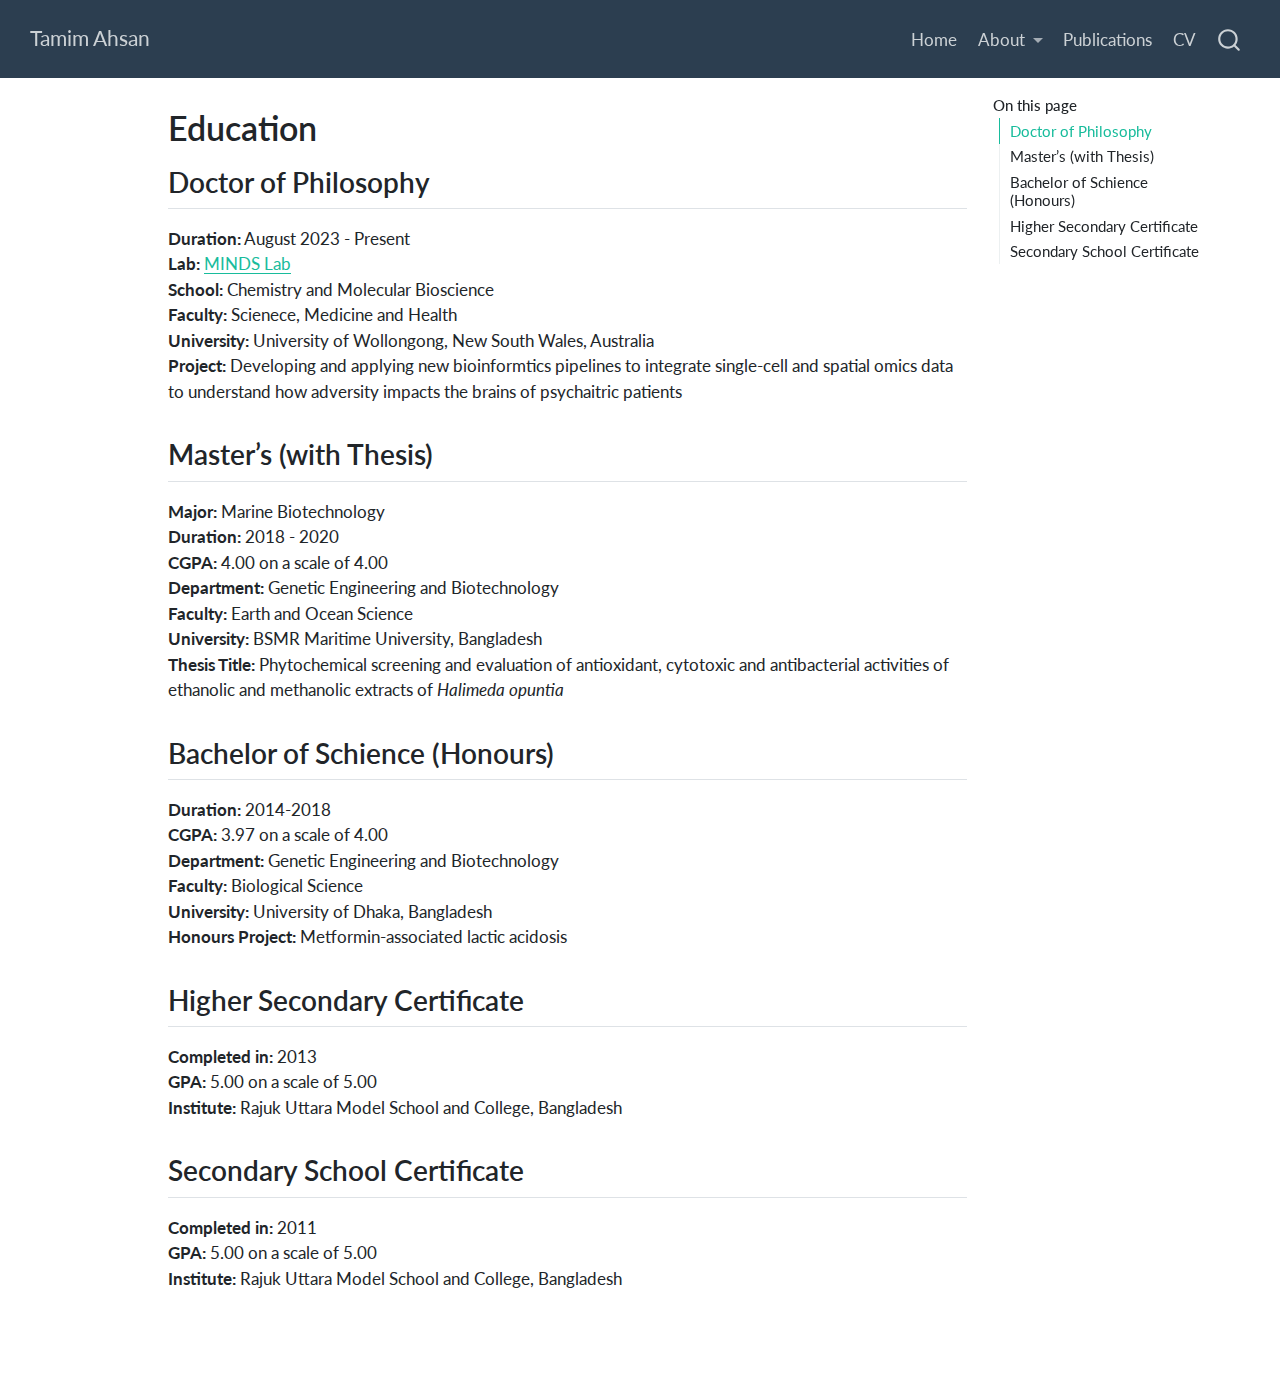
<file: docs/education.html>
<!DOCTYPE html>
<html xmlns="http://www.w3.org/1999/xhtml" lang="en" xml:lang="en"><head>

<meta charset="utf-8">
<meta name="generator" content="quarto-1.5.57">

<meta name="viewport" content="width=device-width, initial-scale=1.0, user-scalable=yes">


<title>Education – Tamim Ahsan</title>
<style>
code{white-space: pre-wrap;}
span.smallcaps{font-variant: small-caps;}
div.columns{display: flex; gap: min(4vw, 1.5em);}
div.column{flex: auto; overflow-x: auto;}
div.hanging-indent{margin-left: 1.5em; text-indent: -1.5em;}
ul.task-list{list-style: none;}
ul.task-list li input[type="checkbox"] {
  width: 0.8em;
  margin: 0 0.8em 0.2em -1em; /* quarto-specific, see https://github.com/quarto-dev/quarto-cli/issues/4556 */ 
  vertical-align: middle;
}
</style>


<script src="site_libs/quarto-nav/quarto-nav.js"></script>
<script src="site_libs/quarto-nav/headroom.min.js"></script>
<script src="site_libs/clipboard/clipboard.min.js"></script>
<script src="site_libs/quarto-search/autocomplete.umd.js"></script>
<script src="site_libs/quarto-search/fuse.min.js"></script>
<script src="site_libs/quarto-search/quarto-search.js"></script>
<meta name="quarto:offset" content="./">
<script src="site_libs/quarto-html/quarto.js"></script>
<script src="site_libs/quarto-html/popper.min.js"></script>
<script src="site_libs/quarto-html/tippy.umd.min.js"></script>
<script src="site_libs/quarto-html/anchor.min.js"></script>
<link href="site_libs/quarto-html/tippy.css" rel="stylesheet">
<link href="site_libs/quarto-html/quarto-syntax-highlighting.css" rel="stylesheet" id="quarto-text-highlighting-styles">
<script src="site_libs/bootstrap/bootstrap.min.js"></script>
<link href="site_libs/bootstrap/bootstrap-icons.css" rel="stylesheet">
<link href="site_libs/bootstrap/bootstrap.min.css" rel="stylesheet" id="quarto-bootstrap" data-mode="light">
<script id="quarto-search-options" type="application/json">{
  "location": "navbar",
  "copy-button": false,
  "collapse-after": 3,
  "panel-placement": "end",
  "type": "overlay",
  "limit": 50,
  "keyboard-shortcut": [
    "f",
    "/",
    "s"
  ],
  "show-item-context": false,
  "language": {
    "search-no-results-text": "No results",
    "search-matching-documents-text": "matching documents",
    "search-copy-link-title": "Copy link to search",
    "search-hide-matches-text": "Hide additional matches",
    "search-more-match-text": "more match in this document",
    "search-more-matches-text": "more matches in this document",
    "search-clear-button-title": "Clear",
    "search-text-placeholder": "",
    "search-detached-cancel-button-title": "Cancel",
    "search-submit-button-title": "Submit",
    "search-label": "Search"
  }
}</script>


<link rel="stylesheet" href="styles.css">
</head>

<body class="nav-fixed">

<div id="quarto-search-results"></div>
  <header id="quarto-header" class="headroom fixed-top">
    <nav class="navbar navbar-expand-lg " data-bs-theme="dark">
      <div class="navbar-container container-fluid">
      <div class="navbar-brand-container mx-auto">
    <a class="navbar-brand" href="./index.html">
    <span class="navbar-title">Tamim Ahsan</span>
    </a>
  </div>
            <div id="quarto-search" class="" title="Search"></div>
          <button class="navbar-toggler" type="button" data-bs-toggle="collapse" data-bs-target="#navbarCollapse" aria-controls="navbarCollapse" role="menu" aria-expanded="false" aria-label="Toggle navigation" onclick="if (window.quartoToggleHeadroom) { window.quartoToggleHeadroom(); }">
  <span class="navbar-toggler-icon"></span>
</button>
          <div class="collapse navbar-collapse" id="navbarCollapse">
            <ul class="navbar-nav navbar-nav-scroll ms-auto">
  <li class="nav-item">
    <a class="nav-link" href="./index.html"> 
<span class="menu-text">Home</span></a>
  </li>  
  <li class="nav-item dropdown ">
    <a class="nav-link dropdown-toggle" href="#" id="nav-menu-about" role="link" data-bs-toggle="dropdown" aria-expanded="false">
 <span class="menu-text">About</span>
    </a>
    <ul class="dropdown-menu dropdown-menu-end" aria-labelledby="nav-menu-about">    
        <li>
    <a class="dropdown-item" href="./education.html">
 <span class="dropdown-text">Eductaion</span></a>
  </li>  
        <li>
    <a class="dropdown-item" href="./experiences.html">
 <span class="dropdown-text">Experiences</span></a>
  </li>  
        <li>
    <a class="dropdown-item" href="./res_interest.html">
 <span class="dropdown-text">Research Interests</span></a>
  </li>  
        <li>
    <a class="dropdown-item" href="./skillset.html">
 <span class="dropdown-text">Skill Set</span></a>
  </li>  
        <li>
    <a class="dropdown-item" href="./memberships.html">
 <span class="dropdown-text">Memberships</span></a>
  </li>  
    </ul>
  </li>
  <li class="nav-item">
    <a class="nav-link" href="./publications.html"> 
<span class="menu-text">Publications</span></a>
  </li>  
  <li class="nav-item">
    <a class="nav-link" href="./cv.html"> 
<span class="menu-text">CV</span></a>
  </li>  
</ul>
          </div> <!-- /navcollapse -->
            <div class="quarto-navbar-tools">
</div>
      </div> <!-- /container-fluid -->
    </nav>
</header>
<!-- content -->
<div id="quarto-content" class="quarto-container page-columns page-rows-contents page-layout-article page-navbar">
<!-- sidebar -->
<!-- margin-sidebar -->
    <div id="quarto-margin-sidebar" class="sidebar margin-sidebar">
        <nav id="TOC" role="doc-toc" class="toc-active">
    <h2 id="toc-title">On this page</h2>
   
  <ul>
  <li><a href="#doctor-of-philosophy" id="toc-doctor-of-philosophy" class="nav-link active" data-scroll-target="#doctor-of-philosophy">Doctor of Philosophy</a></li>
  <li><a href="#masters-with-thesis" id="toc-masters-with-thesis" class="nav-link" data-scroll-target="#masters-with-thesis">Master’s (with Thesis)</a></li>
  <li><a href="#bachelor-of-schience-honours" id="toc-bachelor-of-schience-honours" class="nav-link" data-scroll-target="#bachelor-of-schience-honours">Bachelor of Schience (Honours)</a></li>
  <li><a href="#higher-secondary-certificate" id="toc-higher-secondary-certificate" class="nav-link" data-scroll-target="#higher-secondary-certificate">Higher Secondary Certificate</a></li>
  <li><a href="#secondary-school-certificate" id="toc-secondary-school-certificate" class="nav-link" data-scroll-target="#secondary-school-certificate">Secondary School Certificate</a></li>
  </ul>
</nav>
    </div>
<!-- main -->
<main class="content" id="quarto-document-content">

<header id="title-block-header" class="quarto-title-block default">
<div class="quarto-title">
<h1 class="title">Education</h1>
</div>



<div class="quarto-title-meta">

    
  
    
  </div>
  


</header>


<section id="doctor-of-philosophy" class="level2">
<h2 class="anchored" data-anchor-id="doctor-of-philosophy">Doctor of Philosophy</h2>
<p><strong>Duration:</strong> August 2023 - Present<br>
<strong>Lab:</strong> <a href="https://mindslaboratory.wordpress.com">MINDS Lab</a><br>
<strong>School:</strong> Chemistry and Molecular Bioscience<br>
<strong>Faculty:</strong> Scienece, Medicine and Health<br>
<strong>University:</strong> University of Wollongong, New South Wales, Australia<br>
<strong>Project:</strong> Developing and applying new bioinformtics pipelines to integrate single-cell and spatial omics data to understand how adversity impacts the brains of psychaitric patients</p>
</section>
<section id="masters-with-thesis" class="level2">
<h2 class="anchored" data-anchor-id="masters-with-thesis">Master’s (with Thesis)</h2>
<p><strong>Major:</strong> Marine Biotechnology<br>
<strong>Duration:</strong> 2018 - 2020<br>
<strong>CGPA:</strong> 4.00 on a scale of 4.00<br>
<strong>Department:</strong> Genetic Engineering and Biotechnology<br>
<strong>Faculty:</strong> Earth and Ocean Science<br>
<strong>University:</strong> BSMR Maritime University, Bangladesh<br>
<strong>Thesis Title:</strong> Phytochemical screening and evaluation of antioxidant, cytotoxic and antibacterial activities of ethanolic and methanolic extracts of <em>Halimeda opuntia</em></p>
</section>
<section id="bachelor-of-schience-honours" class="level2">
<h2 class="anchored" data-anchor-id="bachelor-of-schience-honours">Bachelor of Schience (Honours)</h2>
<p><strong>Duration:</strong> 2014-2018<br>
<strong>CGPA:</strong> 3.97 on a scale of 4.00<br>
<strong>Department:</strong> Genetic Engineering and Biotechnology<br>
<strong>Faculty:</strong> Biological Science<br>
<strong>University:</strong> University of Dhaka, Bangladesh<br>
<strong>Honours Project:</strong> Metformin-associated lactic acidosis</p>
</section>
<section id="higher-secondary-certificate" class="level2">
<h2 class="anchored" data-anchor-id="higher-secondary-certificate">Higher Secondary Certificate</h2>
<p><strong>Completed in:</strong> 2013<br>
<strong>GPA:</strong> 5.00 on a scale of 5.00<br>
<strong>Institute:</strong> Rajuk Uttara Model School and College, Bangladesh</p>
</section>
<section id="secondary-school-certificate" class="level2">
<h2 class="anchored" data-anchor-id="secondary-school-certificate">Secondary School Certificate</h2>
<p><strong>Completed in:</strong> 2011<br>
<strong>GPA:</strong> 5.00 on a scale of 5.00<br>
<strong>Institute:</strong> Rajuk Uttara Model School and College, Bangladesh</p>


</section>

</main> <!-- /main -->
<script id="quarto-html-after-body" type="application/javascript">
window.document.addEventListener("DOMContentLoaded", function (event) {
  const toggleBodyColorMode = (bsSheetEl) => {
    const mode = bsSheetEl.getAttribute("data-mode");
    const bodyEl = window.document.querySelector("body");
    if (mode === "dark") {
      bodyEl.classList.add("quarto-dark");
      bodyEl.classList.remove("quarto-light");
    } else {
      bodyEl.classList.add("quarto-light");
      bodyEl.classList.remove("quarto-dark");
    }
  }
  const toggleBodyColorPrimary = () => {
    const bsSheetEl = window.document.querySelector("link#quarto-bootstrap");
    if (bsSheetEl) {
      toggleBodyColorMode(bsSheetEl);
    }
  }
  toggleBodyColorPrimary();  
  const icon = "";
  const anchorJS = new window.AnchorJS();
  anchorJS.options = {
    placement: 'right',
    icon: icon
  };
  anchorJS.add('.anchored');
  const isCodeAnnotation = (el) => {
    for (const clz of el.classList) {
      if (clz.startsWith('code-annotation-')) {                     
        return true;
      }
    }
    return false;
  }
  const onCopySuccess = function(e) {
    // button target
    const button = e.trigger;
    // don't keep focus
    button.blur();
    // flash "checked"
    button.classList.add('code-copy-button-checked');
    var currentTitle = button.getAttribute("title");
    button.setAttribute("title", "Copied!");
    let tooltip;
    if (window.bootstrap) {
      button.setAttribute("data-bs-toggle", "tooltip");
      button.setAttribute("data-bs-placement", "left");
      button.setAttribute("data-bs-title", "Copied!");
      tooltip = new bootstrap.Tooltip(button, 
        { trigger: "manual", 
          customClass: "code-copy-button-tooltip",
          offset: [0, -8]});
      tooltip.show();    
    }
    setTimeout(function() {
      if (tooltip) {
        tooltip.hide();
        button.removeAttribute("data-bs-title");
        button.removeAttribute("data-bs-toggle");
        button.removeAttribute("data-bs-placement");
      }
      button.setAttribute("title", currentTitle);
      button.classList.remove('code-copy-button-checked');
    }, 1000);
    // clear code selection
    e.clearSelection();
  }
  const getTextToCopy = function(trigger) {
      const codeEl = trigger.previousElementSibling.cloneNode(true);
      for (const childEl of codeEl.children) {
        if (isCodeAnnotation(childEl)) {
          childEl.remove();
        }
      }
      return codeEl.innerText;
  }
  const clipboard = new window.ClipboardJS('.code-copy-button:not([data-in-quarto-modal])', {
    text: getTextToCopy
  });
  clipboard.on('success', onCopySuccess);
  if (window.document.getElementById('quarto-embedded-source-code-modal')) {
    // For code content inside modals, clipBoardJS needs to be initialized with a container option
    // TODO: Check when it could be a function (https://github.com/zenorocha/clipboard.js/issues/860)
    const clipboardModal = new window.ClipboardJS('.code-copy-button[data-in-quarto-modal]', {
      text: getTextToCopy,
      container: window.document.getElementById('quarto-embedded-source-code-modal')
    });
    clipboardModal.on('success', onCopySuccess);
  }
    var localhostRegex = new RegExp(/^(?:http|https):\/\/localhost\:?[0-9]*\//);
    var mailtoRegex = new RegExp(/^mailto:/);
      var filterRegex = new RegExp('/' + window.location.host + '/');
    var isInternal = (href) => {
        return filterRegex.test(href) || localhostRegex.test(href) || mailtoRegex.test(href);
    }
    // Inspect non-navigation links and adorn them if external
 	var links = window.document.querySelectorAll('a[href]:not(.nav-link):not(.navbar-brand):not(.toc-action):not(.sidebar-link):not(.sidebar-item-toggle):not(.pagination-link):not(.no-external):not([aria-hidden]):not(.dropdown-item):not(.quarto-navigation-tool):not(.about-link)');
    for (var i=0; i<links.length; i++) {
      const link = links[i];
      if (!isInternal(link.href)) {
        // undo the damage that might have been done by quarto-nav.js in the case of
        // links that we want to consider external
        if (link.dataset.originalHref !== undefined) {
          link.href = link.dataset.originalHref;
        }
      }
    }
  function tippyHover(el, contentFn, onTriggerFn, onUntriggerFn) {
    const config = {
      allowHTML: true,
      maxWidth: 500,
      delay: 100,
      arrow: false,
      appendTo: function(el) {
          return el.parentElement;
      },
      interactive: true,
      interactiveBorder: 10,
      theme: 'quarto',
      placement: 'bottom-start',
    };
    if (contentFn) {
      config.content = contentFn;
    }
    if (onTriggerFn) {
      config.onTrigger = onTriggerFn;
    }
    if (onUntriggerFn) {
      config.onUntrigger = onUntriggerFn;
    }
    window.tippy(el, config); 
  }
  const noterefs = window.document.querySelectorAll('a[role="doc-noteref"]');
  for (var i=0; i<noterefs.length; i++) {
    const ref = noterefs[i];
    tippyHover(ref, function() {
      // use id or data attribute instead here
      let href = ref.getAttribute('data-footnote-href') || ref.getAttribute('href');
      try { href = new URL(href).hash; } catch {}
      const id = href.replace(/^#\/?/, "");
      const note = window.document.getElementById(id);
      if (note) {
        return note.innerHTML;
      } else {
        return "";
      }
    });
  }
  const xrefs = window.document.querySelectorAll('a.quarto-xref');
  const processXRef = (id, note) => {
    // Strip column container classes
    const stripColumnClz = (el) => {
      el.classList.remove("page-full", "page-columns");
      if (el.children) {
        for (const child of el.children) {
          stripColumnClz(child);
        }
      }
    }
    stripColumnClz(note)
    if (id === null || id.startsWith('sec-')) {
      // Special case sections, only their first couple elements
      const container = document.createElement("div");
      if (note.children && note.children.length > 2) {
        container.appendChild(note.children[0].cloneNode(true));
        for (let i = 1; i < note.children.length; i++) {
          const child = note.children[i];
          if (child.tagName === "P" && child.innerText === "") {
            continue;
          } else {
            container.appendChild(child.cloneNode(true));
            break;
          }
        }
        if (window.Quarto?.typesetMath) {
          window.Quarto.typesetMath(container);
        }
        return container.innerHTML
      } else {
        if (window.Quarto?.typesetMath) {
          window.Quarto.typesetMath(note);
        }
        return note.innerHTML;
      }
    } else {
      // Remove any anchor links if they are present
      const anchorLink = note.querySelector('a.anchorjs-link');
      if (anchorLink) {
        anchorLink.remove();
      }
      if (window.Quarto?.typesetMath) {
        window.Quarto.typesetMath(note);
      }
      // TODO in 1.5, we should make sure this works without a callout special case
      if (note.classList.contains("callout")) {
        return note.outerHTML;
      } else {
        return note.innerHTML;
      }
    }
  }
  for (var i=0; i<xrefs.length; i++) {
    const xref = xrefs[i];
    tippyHover(xref, undefined, function(instance) {
      instance.disable();
      let url = xref.getAttribute('href');
      let hash = undefined; 
      if (url.startsWith('#')) {
        hash = url;
      } else {
        try { hash = new URL(url).hash; } catch {}
      }
      if (hash) {
        const id = hash.replace(/^#\/?/, "");
        const note = window.document.getElementById(id);
        if (note !== null) {
          try {
            const html = processXRef(id, note.cloneNode(true));
            instance.setContent(html);
          } finally {
            instance.enable();
            instance.show();
          }
        } else {
          // See if we can fetch this
          fetch(url.split('#')[0])
          .then(res => res.text())
          .then(html => {
            const parser = new DOMParser();
            const htmlDoc = parser.parseFromString(html, "text/html");
            const note = htmlDoc.getElementById(id);
            if (note !== null) {
              const html = processXRef(id, note);
              instance.setContent(html);
            } 
          }).finally(() => {
            instance.enable();
            instance.show();
          });
        }
      } else {
        // See if we can fetch a full url (with no hash to target)
        // This is a special case and we should probably do some content thinning / targeting
        fetch(url)
        .then(res => res.text())
        .then(html => {
          const parser = new DOMParser();
          const htmlDoc = parser.parseFromString(html, "text/html");
          const note = htmlDoc.querySelector('main.content');
          if (note !== null) {
            // This should only happen for chapter cross references
            // (since there is no id in the URL)
            // remove the first header
            if (note.children.length > 0 && note.children[0].tagName === "HEADER") {
              note.children[0].remove();
            }
            const html = processXRef(null, note);
            instance.setContent(html);
          } 
        }).finally(() => {
          instance.enable();
          instance.show();
        });
      }
    }, function(instance) {
    });
  }
      let selectedAnnoteEl;
      const selectorForAnnotation = ( cell, annotation) => {
        let cellAttr = 'data-code-cell="' + cell + '"';
        let lineAttr = 'data-code-annotation="' +  annotation + '"';
        const selector = 'span[' + cellAttr + '][' + lineAttr + ']';
        return selector;
      }
      const selectCodeLines = (annoteEl) => {
        const doc = window.document;
        const targetCell = annoteEl.getAttribute("data-target-cell");
        const targetAnnotation = annoteEl.getAttribute("data-target-annotation");
        const annoteSpan = window.document.querySelector(selectorForAnnotation(targetCell, targetAnnotation));
        const lines = annoteSpan.getAttribute("data-code-lines").split(",");
        const lineIds = lines.map((line) => {
          return targetCell + "-" + line;
        })
        let top = null;
        let height = null;
        let parent = null;
        if (lineIds.length > 0) {
            //compute the position of the single el (top and bottom and make a div)
            const el = window.document.getElementById(lineIds[0]);
            top = el.offsetTop;
            height = el.offsetHeight;
            parent = el.parentElement.parentElement;
          if (lineIds.length > 1) {
            const lastEl = window.document.getElementById(lineIds[lineIds.length - 1]);
            const bottom = lastEl.offsetTop + lastEl.offsetHeight;
            height = bottom - top;
          }
          if (top !== null && height !== null && parent !== null) {
            // cook up a div (if necessary) and position it 
            let div = window.document.getElementById("code-annotation-line-highlight");
            if (div === null) {
              div = window.document.createElement("div");
              div.setAttribute("id", "code-annotation-line-highlight");
              div.style.position = 'absolute';
              parent.appendChild(div);
            }
            div.style.top = top - 2 + "px";
            div.style.height = height + 4 + "px";
            div.style.left = 0;
            let gutterDiv = window.document.getElementById("code-annotation-line-highlight-gutter");
            if (gutterDiv === null) {
              gutterDiv = window.document.createElement("div");
              gutterDiv.setAttribute("id", "code-annotation-line-highlight-gutter");
              gutterDiv.style.position = 'absolute';
              const codeCell = window.document.getElementById(targetCell);
              const gutter = codeCell.querySelector('.code-annotation-gutter');
              gutter.appendChild(gutterDiv);
            }
            gutterDiv.style.top = top - 2 + "px";
            gutterDiv.style.height = height + 4 + "px";
          }
          selectedAnnoteEl = annoteEl;
        }
      };
      const unselectCodeLines = () => {
        const elementsIds = ["code-annotation-line-highlight", "code-annotation-line-highlight-gutter"];
        elementsIds.forEach((elId) => {
          const div = window.document.getElementById(elId);
          if (div) {
            div.remove();
          }
        });
        selectedAnnoteEl = undefined;
      };
        // Handle positioning of the toggle
    window.addEventListener(
      "resize",
      throttle(() => {
        elRect = undefined;
        if (selectedAnnoteEl) {
          selectCodeLines(selectedAnnoteEl);
        }
      }, 10)
    );
    function throttle(fn, ms) {
    let throttle = false;
    let timer;
      return (...args) => {
        if(!throttle) { // first call gets through
            fn.apply(this, args);
            throttle = true;
        } else { // all the others get throttled
            if(timer) clearTimeout(timer); // cancel #2
            timer = setTimeout(() => {
              fn.apply(this, args);
              timer = throttle = false;
            }, ms);
        }
      };
    }
      // Attach click handler to the DT
      const annoteDls = window.document.querySelectorAll('dt[data-target-cell]');
      for (const annoteDlNode of annoteDls) {
        annoteDlNode.addEventListener('click', (event) => {
          const clickedEl = event.target;
          if (clickedEl !== selectedAnnoteEl) {
            unselectCodeLines();
            const activeEl = window.document.querySelector('dt[data-target-cell].code-annotation-active');
            if (activeEl) {
              activeEl.classList.remove('code-annotation-active');
            }
            selectCodeLines(clickedEl);
            clickedEl.classList.add('code-annotation-active');
          } else {
            // Unselect the line
            unselectCodeLines();
            clickedEl.classList.remove('code-annotation-active');
          }
        });
      }
  const findCites = (el) => {
    const parentEl = el.parentElement;
    if (parentEl) {
      const cites = parentEl.dataset.cites;
      if (cites) {
        return {
          el,
          cites: cites.split(' ')
        };
      } else {
        return findCites(el.parentElement)
      }
    } else {
      return undefined;
    }
  };
  var bibliorefs = window.document.querySelectorAll('a[role="doc-biblioref"]');
  for (var i=0; i<bibliorefs.length; i++) {
    const ref = bibliorefs[i];
    const citeInfo = findCites(ref);
    if (citeInfo) {
      tippyHover(citeInfo.el, function() {
        var popup = window.document.createElement('div');
        citeInfo.cites.forEach(function(cite) {
          var citeDiv = window.document.createElement('div');
          citeDiv.classList.add('hanging-indent');
          citeDiv.classList.add('csl-entry');
          var biblioDiv = window.document.getElementById('ref-' + cite);
          if (biblioDiv) {
            citeDiv.innerHTML = biblioDiv.innerHTML;
          }
          popup.appendChild(citeDiv);
        });
        return popup.innerHTML;
      });
    }
  }
});
</script>
</div> <!-- /content -->




</body></html>
</file>
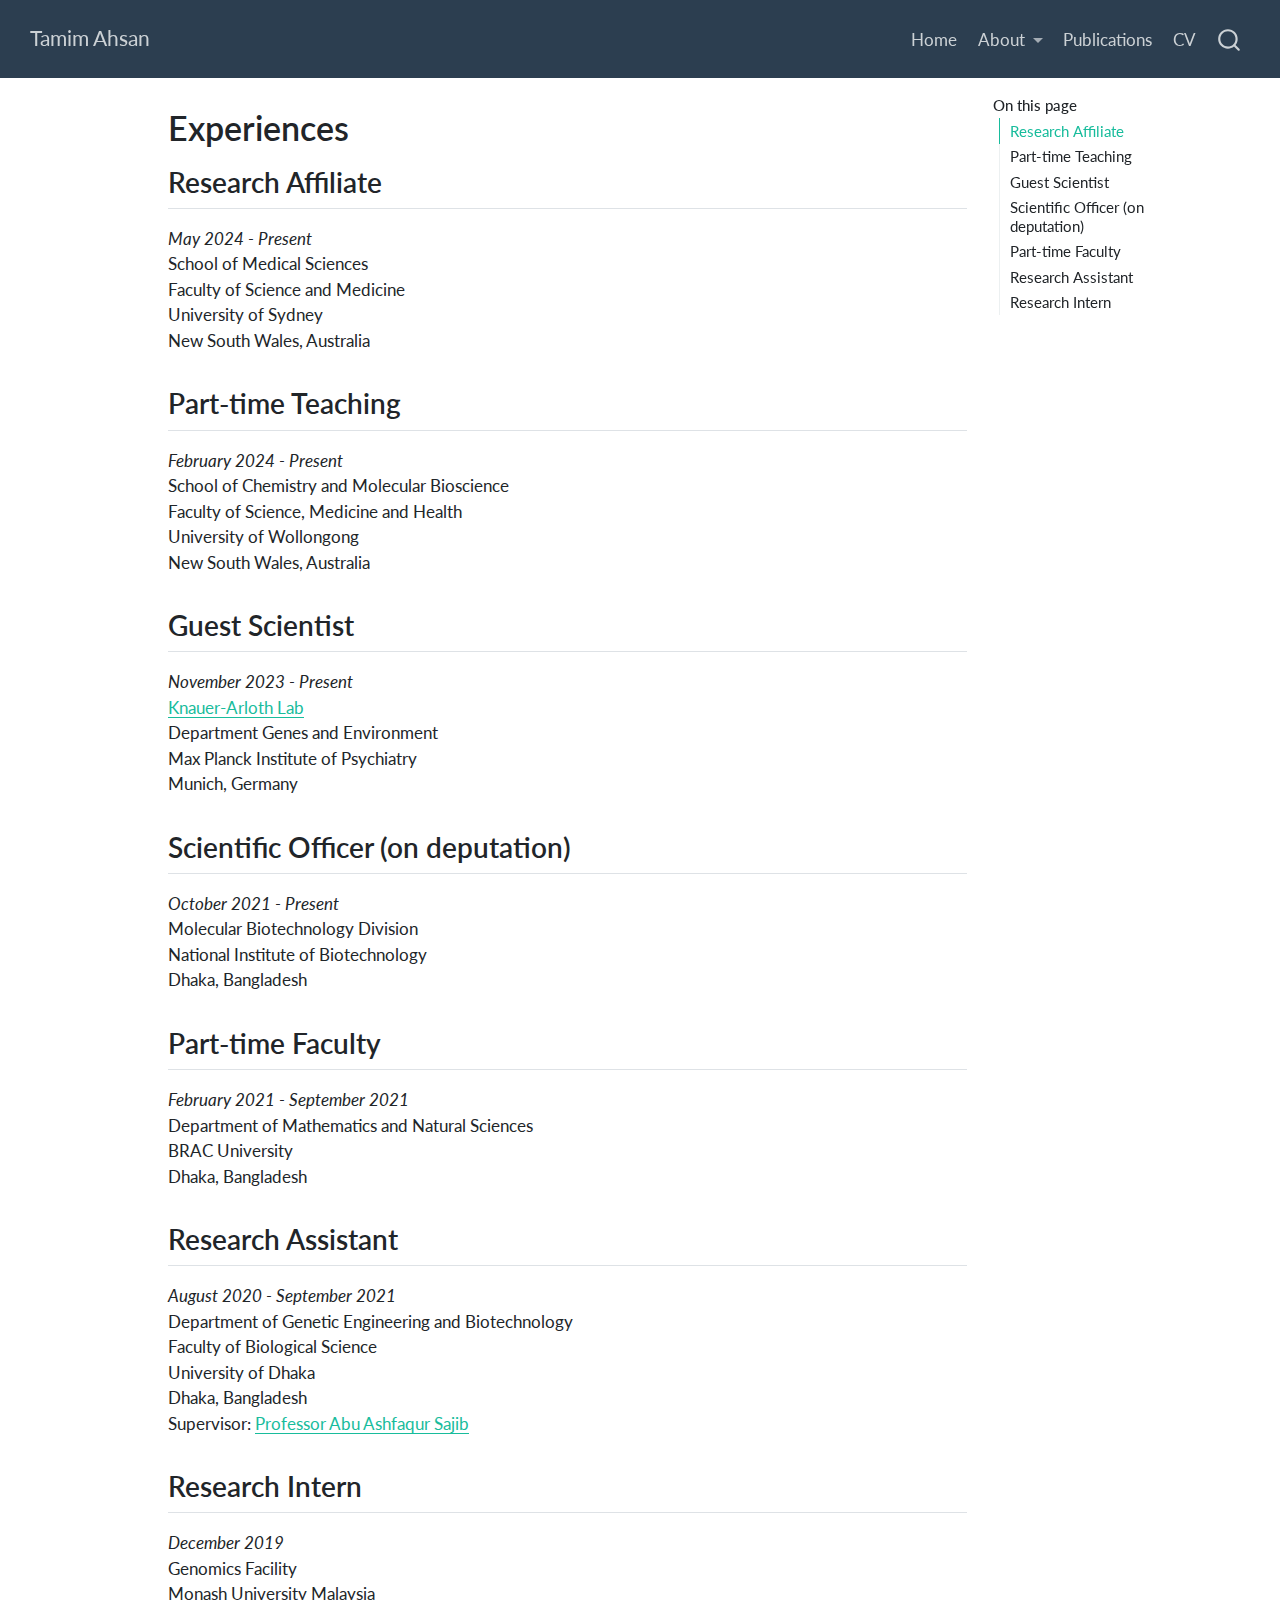
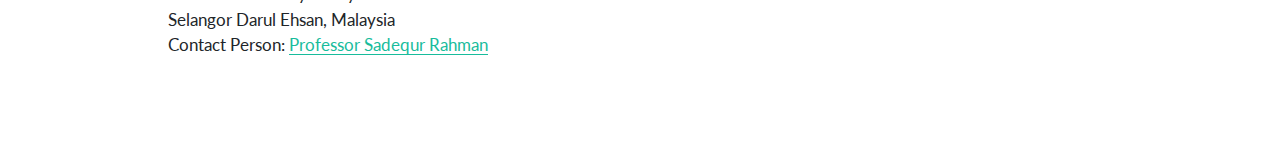
<file: docs/experiences.html>
<!DOCTYPE html>
<html xmlns="http://www.w3.org/1999/xhtml" lang="en" xml:lang="en"><head>

<meta charset="utf-8">
<meta name="generator" content="quarto-1.5.57">

<meta name="viewport" content="width=device-width, initial-scale=1.0, user-scalable=yes">


<title>Experiences – Tamim Ahsan</title>
<style>
code{white-space: pre-wrap;}
span.smallcaps{font-variant: small-caps;}
div.columns{display: flex; gap: min(4vw, 1.5em);}
div.column{flex: auto; overflow-x: auto;}
div.hanging-indent{margin-left: 1.5em; text-indent: -1.5em;}
ul.task-list{list-style: none;}
ul.task-list li input[type="checkbox"] {
  width: 0.8em;
  margin: 0 0.8em 0.2em -1em; /* quarto-specific, see https://github.com/quarto-dev/quarto-cli/issues/4556 */ 
  vertical-align: middle;
}
</style>


<script src="site_libs/quarto-nav/quarto-nav.js"></script>
<script src="site_libs/quarto-nav/headroom.min.js"></script>
<script src="site_libs/clipboard/clipboard.min.js"></script>
<script src="site_libs/quarto-search/autocomplete.umd.js"></script>
<script src="site_libs/quarto-search/fuse.min.js"></script>
<script src="site_libs/quarto-search/quarto-search.js"></script>
<meta name="quarto:offset" content="./">
<script src="site_libs/quarto-html/quarto.js"></script>
<script src="site_libs/quarto-html/popper.min.js"></script>
<script src="site_libs/quarto-html/tippy.umd.min.js"></script>
<script src="site_libs/quarto-html/anchor.min.js"></script>
<link href="site_libs/quarto-html/tippy.css" rel="stylesheet">
<link href="site_libs/quarto-html/quarto-syntax-highlighting.css" rel="stylesheet" id="quarto-text-highlighting-styles">
<script src="site_libs/bootstrap/bootstrap.min.js"></script>
<link href="site_libs/bootstrap/bootstrap-icons.css" rel="stylesheet">
<link href="site_libs/bootstrap/bootstrap.min.css" rel="stylesheet" id="quarto-bootstrap" data-mode="light">
<script id="quarto-search-options" type="application/json">{
  "location": "navbar",
  "copy-button": false,
  "collapse-after": 3,
  "panel-placement": "end",
  "type": "overlay",
  "limit": 50,
  "keyboard-shortcut": [
    "f",
    "/",
    "s"
  ],
  "show-item-context": false,
  "language": {
    "search-no-results-text": "No results",
    "search-matching-documents-text": "matching documents",
    "search-copy-link-title": "Copy link to search",
    "search-hide-matches-text": "Hide additional matches",
    "search-more-match-text": "more match in this document",
    "search-more-matches-text": "more matches in this document",
    "search-clear-button-title": "Clear",
    "search-text-placeholder": "",
    "search-detached-cancel-button-title": "Cancel",
    "search-submit-button-title": "Submit",
    "search-label": "Search"
  }
}</script>


<link rel="stylesheet" href="styles.css">
</head>

<body class="nav-fixed">

<div id="quarto-search-results"></div>
  <header id="quarto-header" class="headroom fixed-top">
    <nav class="navbar navbar-expand-lg " data-bs-theme="dark">
      <div class="navbar-container container-fluid">
      <div class="navbar-brand-container mx-auto">
    <a class="navbar-brand" href="./index.html">
    <span class="navbar-title">Tamim Ahsan</span>
    </a>
  </div>
            <div id="quarto-search" class="" title="Search"></div>
          <button class="navbar-toggler" type="button" data-bs-toggle="collapse" data-bs-target="#navbarCollapse" aria-controls="navbarCollapse" role="menu" aria-expanded="false" aria-label="Toggle navigation" onclick="if (window.quartoToggleHeadroom) { window.quartoToggleHeadroom(); }">
  <span class="navbar-toggler-icon"></span>
</button>
          <div class="collapse navbar-collapse" id="navbarCollapse">
            <ul class="navbar-nav navbar-nav-scroll ms-auto">
  <li class="nav-item">
    <a class="nav-link" href="./index.html"> 
<span class="menu-text">Home</span></a>
  </li>  
  <li class="nav-item dropdown ">
    <a class="nav-link dropdown-toggle" href="#" id="nav-menu-about" role="link" data-bs-toggle="dropdown" aria-expanded="false">
 <span class="menu-text">About</span>
    </a>
    <ul class="dropdown-menu dropdown-menu-end" aria-labelledby="nav-menu-about">    
        <li>
    <a class="dropdown-item" href="./education.html">
 <span class="dropdown-text">Eductaion</span></a>
  </li>  
        <li>
    <a class="dropdown-item" href="./experiences.html">
 <span class="dropdown-text">Experiences</span></a>
  </li>  
        <li>
    <a class="dropdown-item" href="./res_interest.html">
 <span class="dropdown-text">Research Interests</span></a>
  </li>  
        <li>
    <a class="dropdown-item" href="./skillset.html">
 <span class="dropdown-text">Skill Set</span></a>
  </li>  
        <li>
    <a class="dropdown-item" href="./memberships.html">
 <span class="dropdown-text">Memberships</span></a>
  </li>  
    </ul>
  </li>
  <li class="nav-item">
    <a class="nav-link" href="./publications.html"> 
<span class="menu-text">Publications</span></a>
  </li>  
  <li class="nav-item">
    <a class="nav-link" href="./cv.html"> 
<span class="menu-text">CV</span></a>
  </li>  
</ul>
          </div> <!-- /navcollapse -->
            <div class="quarto-navbar-tools">
</div>
      </div> <!-- /container-fluid -->
    </nav>
</header>
<!-- content -->
<div id="quarto-content" class="quarto-container page-columns page-rows-contents page-layout-article page-navbar">
<!-- sidebar -->
<!-- margin-sidebar -->
    <div id="quarto-margin-sidebar" class="sidebar margin-sidebar">
        <nav id="TOC" role="doc-toc" class="toc-active">
    <h2 id="toc-title">On this page</h2>
   
  <ul>
  <li><a href="#research-affiliate" id="toc-research-affiliate" class="nav-link active" data-scroll-target="#research-affiliate">Research Affiliate</a></li>
  <li><a href="#part-time-teaching" id="toc-part-time-teaching" class="nav-link" data-scroll-target="#part-time-teaching">Part-time Teaching</a></li>
  <li><a href="#guest-scientist" id="toc-guest-scientist" class="nav-link" data-scroll-target="#guest-scientist">Guest Scientist</a></li>
  <li><a href="#scientific-officer-on-deputation" id="toc-scientific-officer-on-deputation" class="nav-link" data-scroll-target="#scientific-officer-on-deputation">Scientific Officer (on deputation)</a></li>
  <li><a href="#part-time-faculty" id="toc-part-time-faculty" class="nav-link" data-scroll-target="#part-time-faculty">Part-time Faculty</a></li>
  <li><a href="#research-assistant" id="toc-research-assistant" class="nav-link" data-scroll-target="#research-assistant">Research Assistant</a></li>
  <li><a href="#research-intern" id="toc-research-intern" class="nav-link" data-scroll-target="#research-intern">Research Intern</a></li>
  </ul>
</nav>
    </div>
<!-- main -->
<main class="content" id="quarto-document-content">

<header id="title-block-header" class="quarto-title-block default">
<div class="quarto-title">
<h1 class="title">Experiences</h1>
</div>



<div class="quarto-title-meta">

    
  
    
  </div>
  


</header>


<section id="research-affiliate" class="level2">
<h2 class="anchored" data-anchor-id="research-affiliate">Research Affiliate</h2>
<p><em>May 2024 - Present</em><br>
School of Medical Sciences<br>
Faculty of Science and Medicine<br>
University of Sydney<br>
New South Wales, Australia</p>
</section>
<section id="part-time-teaching" class="level2">
<h2 class="anchored" data-anchor-id="part-time-teaching">Part-time Teaching</h2>
<p><em>February 2024 - Present</em><br>
School of Chemistry and Molecular Bioscience<br>
Faculty of Science, Medicine and Health<br>
University of Wollongong<br>
New South Wales, Australia</p>
</section>
<section id="guest-scientist" class="level2">
<h2 class="anchored" data-anchor-id="guest-scientist">Guest Scientist</h2>
<p><em>November 2023 - Present</em><br>
<a href="https://www.psych.mpg.de/2664393/medizinische-genomforschung">Knauer-Arloth Lab</a><br>
Department Genes and Environment<br>
Max Planck Institute of Psychiatry<br>
Munich, Germany</p>
</section>
<section id="scientific-officer-on-deputation" class="level2">
<h2 class="anchored" data-anchor-id="scientific-officer-on-deputation">Scientific Officer (on deputation)</h2>
<p><em>October 2021 - Present</em><br>
Molecular Biotechnology Division<br>
National Institute of Biotechnology<br>
Dhaka, Bangladesh</p>
</section>
<section id="part-time-faculty" class="level2">
<h2 class="anchored" data-anchor-id="part-time-faculty">Part-time Faculty</h2>
<p><em>February 2021 - September 2021</em><br>
Department of Mathematics and Natural Sciences<br>
BRAC University<br>
Dhaka, Bangladesh</p>
</section>
<section id="research-assistant" class="level2">
<h2 class="anchored" data-anchor-id="research-assistant">Research Assistant</h2>
<p><em>August 2020 - September 2021</em><br>
Department of Genetic Engineering and Biotechnology<br>
Faculty of Biological Science<br>
University of Dhaka<br>
Dhaka, Bangladesh<br>
Supervisor: <a href="https://www.du.ac.bd/faculty/faculty_details/GET/1622">Professor Abu Ashfaqur Sajib</a></p>
</section>
<section id="research-intern" class="level2">
<h2 class="anchored" data-anchor-id="research-intern">Research Intern</h2>
<p><em>December 2019</em><br>
Genomics Facility<br>
Monash University Malaysia<br>
Selangor Darul Ehsan, Malaysia<br>
Contact Person: <a href="https://research.monash.edu/en/persons/sadequr-rahman">Professor Sadequr Rahman</a></p>


</section>

</main> <!-- /main -->
<script id="quarto-html-after-body" type="application/javascript">
window.document.addEventListener("DOMContentLoaded", function (event) {
  const toggleBodyColorMode = (bsSheetEl) => {
    const mode = bsSheetEl.getAttribute("data-mode");
    const bodyEl = window.document.querySelector("body");
    if (mode === "dark") {
      bodyEl.classList.add("quarto-dark");
      bodyEl.classList.remove("quarto-light");
    } else {
      bodyEl.classList.add("quarto-light");
      bodyEl.classList.remove("quarto-dark");
    }
  }
  const toggleBodyColorPrimary = () => {
    const bsSheetEl = window.document.querySelector("link#quarto-bootstrap");
    if (bsSheetEl) {
      toggleBodyColorMode(bsSheetEl);
    }
  }
  toggleBodyColorPrimary();  
  const icon = "";
  const anchorJS = new window.AnchorJS();
  anchorJS.options = {
    placement: 'right',
    icon: icon
  };
  anchorJS.add('.anchored');
  const isCodeAnnotation = (el) => {
    for (const clz of el.classList) {
      if (clz.startsWith('code-annotation-')) {                     
        return true;
      }
    }
    return false;
  }
  const onCopySuccess = function(e) {
    // button target
    const button = e.trigger;
    // don't keep focus
    button.blur();
    // flash "checked"
    button.classList.add('code-copy-button-checked');
    var currentTitle = button.getAttribute("title");
    button.setAttribute("title", "Copied!");
    let tooltip;
    if (window.bootstrap) {
      button.setAttribute("data-bs-toggle", "tooltip");
      button.setAttribute("data-bs-placement", "left");
      button.setAttribute("data-bs-title", "Copied!");
      tooltip = new bootstrap.Tooltip(button, 
        { trigger: "manual", 
          customClass: "code-copy-button-tooltip",
          offset: [0, -8]});
      tooltip.show();    
    }
    setTimeout(function() {
      if (tooltip) {
        tooltip.hide();
        button.removeAttribute("data-bs-title");
        button.removeAttribute("data-bs-toggle");
        button.removeAttribute("data-bs-placement");
      }
      button.setAttribute("title", currentTitle);
      button.classList.remove('code-copy-button-checked');
    }, 1000);
    // clear code selection
    e.clearSelection();
  }
  const getTextToCopy = function(trigger) {
      const codeEl = trigger.previousElementSibling.cloneNode(true);
      for (const childEl of codeEl.children) {
        if (isCodeAnnotation(childEl)) {
          childEl.remove();
        }
      }
      return codeEl.innerText;
  }
  const clipboard = new window.ClipboardJS('.code-copy-button:not([data-in-quarto-modal])', {
    text: getTextToCopy
  });
  clipboard.on('success', onCopySuccess);
  if (window.document.getElementById('quarto-embedded-source-code-modal')) {
    // For code content inside modals, clipBoardJS needs to be initialized with a container option
    // TODO: Check when it could be a function (https://github.com/zenorocha/clipboard.js/issues/860)
    const clipboardModal = new window.ClipboardJS('.code-copy-button[data-in-quarto-modal]', {
      text: getTextToCopy,
      container: window.document.getElementById('quarto-embedded-source-code-modal')
    });
    clipboardModal.on('success', onCopySuccess);
  }
    var localhostRegex = new RegExp(/^(?:http|https):\/\/localhost\:?[0-9]*\//);
    var mailtoRegex = new RegExp(/^mailto:/);
      var filterRegex = new RegExp('/' + window.location.host + '/');
    var isInternal = (href) => {
        return filterRegex.test(href) || localhostRegex.test(href) || mailtoRegex.test(href);
    }
    // Inspect non-navigation links and adorn them if external
 	var links = window.document.querySelectorAll('a[href]:not(.nav-link):not(.navbar-brand):not(.toc-action):not(.sidebar-link):not(.sidebar-item-toggle):not(.pagination-link):not(.no-external):not([aria-hidden]):not(.dropdown-item):not(.quarto-navigation-tool):not(.about-link)');
    for (var i=0; i<links.length; i++) {
      const link = links[i];
      if (!isInternal(link.href)) {
        // undo the damage that might have been done by quarto-nav.js in the case of
        // links that we want to consider external
        if (link.dataset.originalHref !== undefined) {
          link.href = link.dataset.originalHref;
        }
      }
    }
  function tippyHover(el, contentFn, onTriggerFn, onUntriggerFn) {
    const config = {
      allowHTML: true,
      maxWidth: 500,
      delay: 100,
      arrow: false,
      appendTo: function(el) {
          return el.parentElement;
      },
      interactive: true,
      interactiveBorder: 10,
      theme: 'quarto',
      placement: 'bottom-start',
    };
    if (contentFn) {
      config.content = contentFn;
    }
    if (onTriggerFn) {
      config.onTrigger = onTriggerFn;
    }
    if (onUntriggerFn) {
      config.onUntrigger = onUntriggerFn;
    }
    window.tippy(el, config); 
  }
  const noterefs = window.document.querySelectorAll('a[role="doc-noteref"]');
  for (var i=0; i<noterefs.length; i++) {
    const ref = noterefs[i];
    tippyHover(ref, function() {
      // use id or data attribute instead here
      let href = ref.getAttribute('data-footnote-href') || ref.getAttribute('href');
      try { href = new URL(href).hash; } catch {}
      const id = href.replace(/^#\/?/, "");
      const note = window.document.getElementById(id);
      if (note) {
        return note.innerHTML;
      } else {
        return "";
      }
    });
  }
  const xrefs = window.document.querySelectorAll('a.quarto-xref');
  const processXRef = (id, note) => {
    // Strip column container classes
    const stripColumnClz = (el) => {
      el.classList.remove("page-full", "page-columns");
      if (el.children) {
        for (const child of el.children) {
          stripColumnClz(child);
        }
      }
    }
    stripColumnClz(note)
    if (id === null || id.startsWith('sec-')) {
      // Special case sections, only their first couple elements
      const container = document.createElement("div");
      if (note.children && note.children.length > 2) {
        container.appendChild(note.children[0].cloneNode(true));
        for (let i = 1; i < note.children.length; i++) {
          const child = note.children[i];
          if (child.tagName === "P" && child.innerText === "") {
            continue;
          } else {
            container.appendChild(child.cloneNode(true));
            break;
          }
        }
        if (window.Quarto?.typesetMath) {
          window.Quarto.typesetMath(container);
        }
        return container.innerHTML
      } else {
        if (window.Quarto?.typesetMath) {
          window.Quarto.typesetMath(note);
        }
        return note.innerHTML;
      }
    } else {
      // Remove any anchor links if they are present
      const anchorLink = note.querySelector('a.anchorjs-link');
      if (anchorLink) {
        anchorLink.remove();
      }
      if (window.Quarto?.typesetMath) {
        window.Quarto.typesetMath(note);
      }
      // TODO in 1.5, we should make sure this works without a callout special case
      if (note.classList.contains("callout")) {
        return note.outerHTML;
      } else {
        return note.innerHTML;
      }
    }
  }
  for (var i=0; i<xrefs.length; i++) {
    const xref = xrefs[i];
    tippyHover(xref, undefined, function(instance) {
      instance.disable();
      let url = xref.getAttribute('href');
      let hash = undefined; 
      if (url.startsWith('#')) {
        hash = url;
      } else {
        try { hash = new URL(url).hash; } catch {}
      }
      if (hash) {
        const id = hash.replace(/^#\/?/, "");
        const note = window.document.getElementById(id);
        if (note !== null) {
          try {
            const html = processXRef(id, note.cloneNode(true));
            instance.setContent(html);
          } finally {
            instance.enable();
            instance.show();
          }
        } else {
          // See if we can fetch this
          fetch(url.split('#')[0])
          .then(res => res.text())
          .then(html => {
            const parser = new DOMParser();
            const htmlDoc = parser.parseFromString(html, "text/html");
            const note = htmlDoc.getElementById(id);
            if (note !== null) {
              const html = processXRef(id, note);
              instance.setContent(html);
            } 
          }).finally(() => {
            instance.enable();
            instance.show();
          });
        }
      } else {
        // See if we can fetch a full url (with no hash to target)
        // This is a special case and we should probably do some content thinning / targeting
        fetch(url)
        .then(res => res.text())
        .then(html => {
          const parser = new DOMParser();
          const htmlDoc = parser.parseFromString(html, "text/html");
          const note = htmlDoc.querySelector('main.content');
          if (note !== null) {
            // This should only happen for chapter cross references
            // (since there is no id in the URL)
            // remove the first header
            if (note.children.length > 0 && note.children[0].tagName === "HEADER") {
              note.children[0].remove();
            }
            const html = processXRef(null, note);
            instance.setContent(html);
          } 
        }).finally(() => {
          instance.enable();
          instance.show();
        });
      }
    }, function(instance) {
    });
  }
      let selectedAnnoteEl;
      const selectorForAnnotation = ( cell, annotation) => {
        let cellAttr = 'data-code-cell="' + cell + '"';
        let lineAttr = 'data-code-annotation="' +  annotation + '"';
        const selector = 'span[' + cellAttr + '][' + lineAttr + ']';
        return selector;
      }
      const selectCodeLines = (annoteEl) => {
        const doc = window.document;
        const targetCell = annoteEl.getAttribute("data-target-cell");
        const targetAnnotation = annoteEl.getAttribute("data-target-annotation");
        const annoteSpan = window.document.querySelector(selectorForAnnotation(targetCell, targetAnnotation));
        const lines = annoteSpan.getAttribute("data-code-lines").split(",");
        const lineIds = lines.map((line) => {
          return targetCell + "-" + line;
        })
        let top = null;
        let height = null;
        let parent = null;
        if (lineIds.length > 0) {
            //compute the position of the single el (top and bottom and make a div)
            const el = window.document.getElementById(lineIds[0]);
            top = el.offsetTop;
            height = el.offsetHeight;
            parent = el.parentElement.parentElement;
          if (lineIds.length > 1) {
            const lastEl = window.document.getElementById(lineIds[lineIds.length - 1]);
            const bottom = lastEl.offsetTop + lastEl.offsetHeight;
            height = bottom - top;
          }
          if (top !== null && height !== null && parent !== null) {
            // cook up a div (if necessary) and position it 
            let div = window.document.getElementById("code-annotation-line-highlight");
            if (div === null) {
              div = window.document.createElement("div");
              div.setAttribute("id", "code-annotation-line-highlight");
              div.style.position = 'absolute';
              parent.appendChild(div);
            }
            div.style.top = top - 2 + "px";
            div.style.height = height + 4 + "px";
            div.style.left = 0;
            let gutterDiv = window.document.getElementById("code-annotation-line-highlight-gutter");
            if (gutterDiv === null) {
              gutterDiv = window.document.createElement("div");
              gutterDiv.setAttribute("id", "code-annotation-line-highlight-gutter");
              gutterDiv.style.position = 'absolute';
              const codeCell = window.document.getElementById(targetCell);
              const gutter = codeCell.querySelector('.code-annotation-gutter');
              gutter.appendChild(gutterDiv);
            }
            gutterDiv.style.top = top - 2 + "px";
            gutterDiv.style.height = height + 4 + "px";
          }
          selectedAnnoteEl = annoteEl;
        }
      };
      const unselectCodeLines = () => {
        const elementsIds = ["code-annotation-line-highlight", "code-annotation-line-highlight-gutter"];
        elementsIds.forEach((elId) => {
          const div = window.document.getElementById(elId);
          if (div) {
            div.remove();
          }
        });
        selectedAnnoteEl = undefined;
      };
        // Handle positioning of the toggle
    window.addEventListener(
      "resize",
      throttle(() => {
        elRect = undefined;
        if (selectedAnnoteEl) {
          selectCodeLines(selectedAnnoteEl);
        }
      }, 10)
    );
    function throttle(fn, ms) {
    let throttle = false;
    let timer;
      return (...args) => {
        if(!throttle) { // first call gets through
            fn.apply(this, args);
            throttle = true;
        } else { // all the others get throttled
            if(timer) clearTimeout(timer); // cancel #2
            timer = setTimeout(() => {
              fn.apply(this, args);
              timer = throttle = false;
            }, ms);
        }
      };
    }
      // Attach click handler to the DT
      const annoteDls = window.document.querySelectorAll('dt[data-target-cell]');
      for (const annoteDlNode of annoteDls) {
        annoteDlNode.addEventListener('click', (event) => {
          const clickedEl = event.target;
          if (clickedEl !== selectedAnnoteEl) {
            unselectCodeLines();
            const activeEl = window.document.querySelector('dt[data-target-cell].code-annotation-active');
            if (activeEl) {
              activeEl.classList.remove('code-annotation-active');
            }
            selectCodeLines(clickedEl);
            clickedEl.classList.add('code-annotation-active');
          } else {
            // Unselect the line
            unselectCodeLines();
            clickedEl.classList.remove('code-annotation-active');
          }
        });
      }
  const findCites = (el) => {
    const parentEl = el.parentElement;
    if (parentEl) {
      const cites = parentEl.dataset.cites;
      if (cites) {
        return {
          el,
          cites: cites.split(' ')
        };
      } else {
        return findCites(el.parentElement)
      }
    } else {
      return undefined;
    }
  };
  var bibliorefs = window.document.querySelectorAll('a[role="doc-biblioref"]');
  for (var i=0; i<bibliorefs.length; i++) {
    const ref = bibliorefs[i];
    const citeInfo = findCites(ref);
    if (citeInfo) {
      tippyHover(citeInfo.el, function() {
        var popup = window.document.createElement('div');
        citeInfo.cites.forEach(function(cite) {
          var citeDiv = window.document.createElement('div');
          citeDiv.classList.add('hanging-indent');
          citeDiv.classList.add('csl-entry');
          var biblioDiv = window.document.getElementById('ref-' + cite);
          if (biblioDiv) {
            citeDiv.innerHTML = biblioDiv.innerHTML;
          }
          popup.appendChild(citeDiv);
        });
        return popup.innerHTML;
      });
    }
  }
});
</script>
</div> <!-- /content -->




</body></html>
</file>
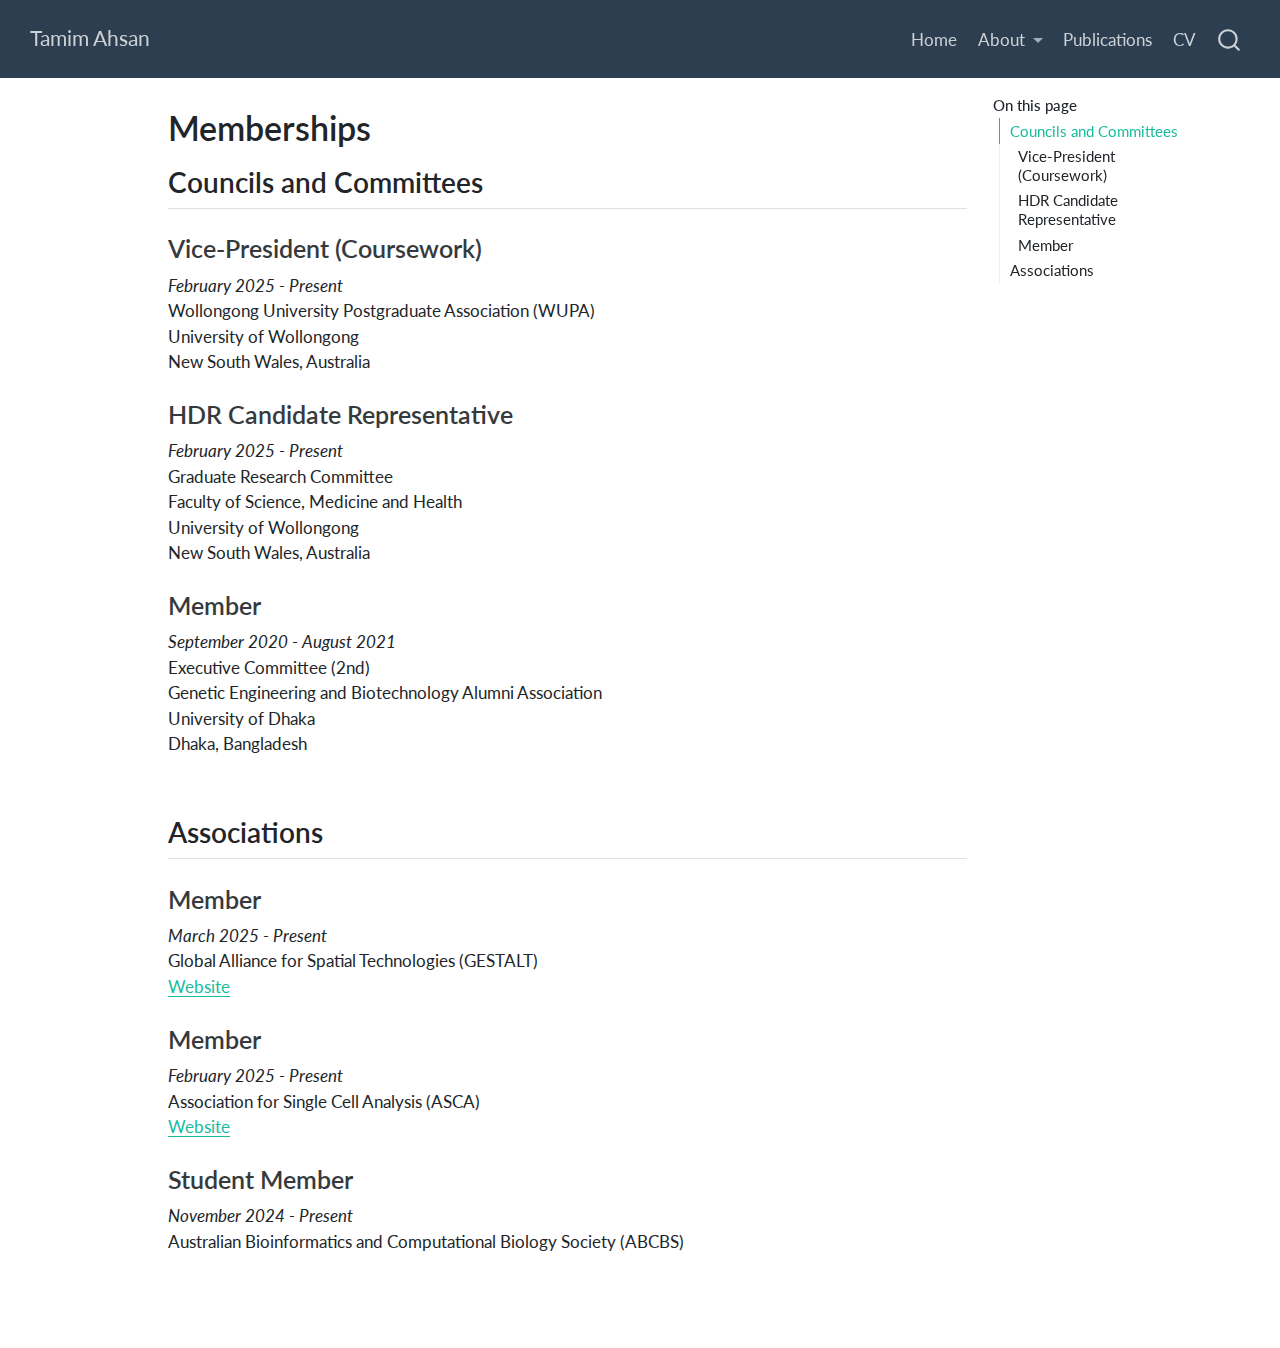
<file: docs/memberships.html>
<!DOCTYPE html>
<html xmlns="http://www.w3.org/1999/xhtml" lang="en" xml:lang="en"><head>

<meta charset="utf-8">
<meta name="generator" content="quarto-1.5.57">

<meta name="viewport" content="width=device-width, initial-scale=1.0, user-scalable=yes">


<title>Memberships – Tamim Ahsan</title>
<style>
code{white-space: pre-wrap;}
span.smallcaps{font-variant: small-caps;}
div.columns{display: flex; gap: min(4vw, 1.5em);}
div.column{flex: auto; overflow-x: auto;}
div.hanging-indent{margin-left: 1.5em; text-indent: -1.5em;}
ul.task-list{list-style: none;}
ul.task-list li input[type="checkbox"] {
  width: 0.8em;
  margin: 0 0.8em 0.2em -1em; /* quarto-specific, see https://github.com/quarto-dev/quarto-cli/issues/4556 */ 
  vertical-align: middle;
}
</style>


<script src="site_libs/quarto-nav/quarto-nav.js"></script>
<script src="site_libs/quarto-nav/headroom.min.js"></script>
<script src="site_libs/clipboard/clipboard.min.js"></script>
<script src="site_libs/quarto-search/autocomplete.umd.js"></script>
<script src="site_libs/quarto-search/fuse.min.js"></script>
<script src="site_libs/quarto-search/quarto-search.js"></script>
<meta name="quarto:offset" content="./">
<script src="site_libs/quarto-html/quarto.js"></script>
<script src="site_libs/quarto-html/popper.min.js"></script>
<script src="site_libs/quarto-html/tippy.umd.min.js"></script>
<script src="site_libs/quarto-html/anchor.min.js"></script>
<link href="site_libs/quarto-html/tippy.css" rel="stylesheet">
<link href="site_libs/quarto-html/quarto-syntax-highlighting.css" rel="stylesheet" id="quarto-text-highlighting-styles">
<script src="site_libs/bootstrap/bootstrap.min.js"></script>
<link href="site_libs/bootstrap/bootstrap-icons.css" rel="stylesheet">
<link href="site_libs/bootstrap/bootstrap.min.css" rel="stylesheet" id="quarto-bootstrap" data-mode="light">
<script id="quarto-search-options" type="application/json">{
  "location": "navbar",
  "copy-button": false,
  "collapse-after": 3,
  "panel-placement": "end",
  "type": "overlay",
  "limit": 50,
  "keyboard-shortcut": [
    "f",
    "/",
    "s"
  ],
  "show-item-context": false,
  "language": {
    "search-no-results-text": "No results",
    "search-matching-documents-text": "matching documents",
    "search-copy-link-title": "Copy link to search",
    "search-hide-matches-text": "Hide additional matches",
    "search-more-match-text": "more match in this document",
    "search-more-matches-text": "more matches in this document",
    "search-clear-button-title": "Clear",
    "search-text-placeholder": "",
    "search-detached-cancel-button-title": "Cancel",
    "search-submit-button-title": "Submit",
    "search-label": "Search"
  }
}</script>


<link rel="stylesheet" href="styles.css">
</head>

<body class="nav-fixed">

<div id="quarto-search-results"></div>
  <header id="quarto-header" class="headroom fixed-top">
    <nav class="navbar navbar-expand-lg " data-bs-theme="dark">
      <div class="navbar-container container-fluid">
      <div class="navbar-brand-container mx-auto">
    <a class="navbar-brand" href="./index.html">
    <span class="navbar-title">Tamim Ahsan</span>
    </a>
  </div>
            <div id="quarto-search" class="" title="Search"></div>
          <button class="navbar-toggler" type="button" data-bs-toggle="collapse" data-bs-target="#navbarCollapse" aria-controls="navbarCollapse" role="menu" aria-expanded="false" aria-label="Toggle navigation" onclick="if (window.quartoToggleHeadroom) { window.quartoToggleHeadroom(); }">
  <span class="navbar-toggler-icon"></span>
</button>
          <div class="collapse navbar-collapse" id="navbarCollapse">
            <ul class="navbar-nav navbar-nav-scroll ms-auto">
  <li class="nav-item">
    <a class="nav-link" href="./index.html"> 
<span class="menu-text">Home</span></a>
  </li>  
  <li class="nav-item dropdown ">
    <a class="nav-link dropdown-toggle" href="#" id="nav-menu-about" role="link" data-bs-toggle="dropdown" aria-expanded="false">
 <span class="menu-text">About</span>
    </a>
    <ul class="dropdown-menu dropdown-menu-end" aria-labelledby="nav-menu-about">    
        <li>
    <a class="dropdown-item" href="./education.html">
 <span class="dropdown-text">Eductaion</span></a>
  </li>  
        <li>
    <a class="dropdown-item" href="./experiences.html">
 <span class="dropdown-text">Experiences</span></a>
  </li>  
        <li>
    <a class="dropdown-item" href="./res_interest.html">
 <span class="dropdown-text">Research Interests</span></a>
  </li>  
        <li>
    <a class="dropdown-item" href="./skillset.html">
 <span class="dropdown-text">Skill Set</span></a>
  </li>  
        <li>
    <a class="dropdown-item" href="./memberships.html">
 <span class="dropdown-text">Memberships</span></a>
  </li>  
    </ul>
  </li>
  <li class="nav-item">
    <a class="nav-link" href="./publications.html"> 
<span class="menu-text">Publications</span></a>
  </li>  
  <li class="nav-item">
    <a class="nav-link" href="./cv.html"> 
<span class="menu-text">CV</span></a>
  </li>  
</ul>
          </div> <!-- /navcollapse -->
            <div class="quarto-navbar-tools">
</div>
      </div> <!-- /container-fluid -->
    </nav>
</header>
<!-- content -->
<div id="quarto-content" class="quarto-container page-columns page-rows-contents page-layout-article page-navbar">
<!-- sidebar -->
<!-- margin-sidebar -->
    <div id="quarto-margin-sidebar" class="sidebar margin-sidebar">
        <nav id="TOC" role="doc-toc" class="toc-active">
    <h2 id="toc-title">On this page</h2>
   
  <ul>
  <li><a href="#councils-and-committees" id="toc-councils-and-committees" class="nav-link active" data-scroll-target="#councils-and-committees">Councils and Committees</a>
  <ul class="collapse">
  <li><a href="#vice-president-coursework" id="toc-vice-president-coursework" class="nav-link" data-scroll-target="#vice-president-coursework">Vice-President (Coursework)</a></li>
  <li><a href="#hdr-candidate-representative" id="toc-hdr-candidate-representative" class="nav-link" data-scroll-target="#hdr-candidate-representative">HDR Candidate Representative</a></li>
  <li><a href="#member" id="toc-member" class="nav-link" data-scroll-target="#member">Member</a></li>
  </ul></li>
  <li><a href="#associations" id="toc-associations" class="nav-link" data-scroll-target="#associations">Associations</a>
  <ul class="collapse">
  <li><a href="#member-1" id="toc-member-1" class="nav-link" data-scroll-target="#member-1">Member</a></li>
  <li><a href="#member-2" id="toc-member-2" class="nav-link" data-scroll-target="#member-2">Member</a></li>
  <li><a href="#student-member" id="toc-student-member" class="nav-link" data-scroll-target="#student-member">Student Member</a></li>
  </ul></li>
  </ul>
</nav>
    </div>
<!-- main -->
<main class="content" id="quarto-document-content">

<header id="title-block-header" class="quarto-title-block default">
<div class="quarto-title">
<h1 class="title">Memberships</h1>
</div>



<div class="quarto-title-meta">

    
  
    
  </div>
  


</header>


<section id="councils-and-committees" class="level2">
<h2 class="anchored" data-anchor-id="councils-and-committees">Councils and Committees</h2>
<section id="vice-president-coursework" class="level3">
<h3 class="anchored" data-anchor-id="vice-president-coursework">Vice-President (Coursework)</h3>
<p><em>February 2025 - Present</em><br>
Wollongong University Postgraduate Association (WUPA)<br>
University of Wollongong<br>
New South Wales, Australia<br>
</p>
</section>
<section id="hdr-candidate-representative" class="level3">
<h3 class="anchored" data-anchor-id="hdr-candidate-representative">HDR Candidate Representative</h3>
<p><em>February 2025 - Present</em><br>
Graduate Research Committee<br>
Faculty of Science, Medicine and Health<br>
University of Wollongong<br>
New South Wales, Australia<br>
</p>
</section>
<section id="member" class="level3">
<h3 class="anchored" data-anchor-id="member">Member</h3>
<p><em>September 2020 - August 2021</em><br>
Executive Committee (2nd)<br>
Genetic Engineering and Biotechnology Alumni Association<br>
University of Dhaka<br>
Dhaka, Bangladesh<br>
<br>
</p>
</section>
</section>
<section id="associations" class="level2">
<h2 class="anchored" data-anchor-id="associations">Associations</h2>
<section id="member-1" class="level3">
<h3 class="anchored" data-anchor-id="member-1">Member</h3>
<p><em>March 2025 - Present</em><br>
Global Alliance for Spatial Technologies (GESTALT)<br>
<a href="https://globalspatial.org">Website</a><br>
</p>
</section>
<section id="member-2" class="level3">
<h3 class="anchored" data-anchor-id="member-2">Member</h3>
<p><em>February 2025 - Present</em><br>
Association for Single Cell Analysis (ASCA)<br>
<a href="https://ascanet.org">Website</a><br>
</p>
</section>
<section id="student-member" class="level3">
<h3 class="anchored" data-anchor-id="student-member">Student Member</h3>
<p><em>November 2024 - Present</em><br>
Australian Bioinformatics and Computational Biology Society (ABCBS)<br>
</p>


</section>
</section>

</main> <!-- /main -->
<script id="quarto-html-after-body" type="application/javascript">
window.document.addEventListener("DOMContentLoaded", function (event) {
  const toggleBodyColorMode = (bsSheetEl) => {
    const mode = bsSheetEl.getAttribute("data-mode");
    const bodyEl = window.document.querySelector("body");
    if (mode === "dark") {
      bodyEl.classList.add("quarto-dark");
      bodyEl.classList.remove("quarto-light");
    } else {
      bodyEl.classList.add("quarto-light");
      bodyEl.classList.remove("quarto-dark");
    }
  }
  const toggleBodyColorPrimary = () => {
    const bsSheetEl = window.document.querySelector("link#quarto-bootstrap");
    if (bsSheetEl) {
      toggleBodyColorMode(bsSheetEl);
    }
  }
  toggleBodyColorPrimary();  
  const icon = "";
  const anchorJS = new window.AnchorJS();
  anchorJS.options = {
    placement: 'right',
    icon: icon
  };
  anchorJS.add('.anchored');
  const isCodeAnnotation = (el) => {
    for (const clz of el.classList) {
      if (clz.startsWith('code-annotation-')) {                     
        return true;
      }
    }
    return false;
  }
  const onCopySuccess = function(e) {
    // button target
    const button = e.trigger;
    // don't keep focus
    button.blur();
    // flash "checked"
    button.classList.add('code-copy-button-checked');
    var currentTitle = button.getAttribute("title");
    button.setAttribute("title", "Copied!");
    let tooltip;
    if (window.bootstrap) {
      button.setAttribute("data-bs-toggle", "tooltip");
      button.setAttribute("data-bs-placement", "left");
      button.setAttribute("data-bs-title", "Copied!");
      tooltip = new bootstrap.Tooltip(button, 
        { trigger: "manual", 
          customClass: "code-copy-button-tooltip",
          offset: [0, -8]});
      tooltip.show();    
    }
    setTimeout(function() {
      if (tooltip) {
        tooltip.hide();
        button.removeAttribute("data-bs-title");
        button.removeAttribute("data-bs-toggle");
        button.removeAttribute("data-bs-placement");
      }
      button.setAttribute("title", currentTitle);
      button.classList.remove('code-copy-button-checked');
    }, 1000);
    // clear code selection
    e.clearSelection();
  }
  const getTextToCopy = function(trigger) {
      const codeEl = trigger.previousElementSibling.cloneNode(true);
      for (const childEl of codeEl.children) {
        if (isCodeAnnotation(childEl)) {
          childEl.remove();
        }
      }
      return codeEl.innerText;
  }
  const clipboard = new window.ClipboardJS('.code-copy-button:not([data-in-quarto-modal])', {
    text: getTextToCopy
  });
  clipboard.on('success', onCopySuccess);
  if (window.document.getElementById('quarto-embedded-source-code-modal')) {
    // For code content inside modals, clipBoardJS needs to be initialized with a container option
    // TODO: Check when it could be a function (https://github.com/zenorocha/clipboard.js/issues/860)
    const clipboardModal = new window.ClipboardJS('.code-copy-button[data-in-quarto-modal]', {
      text: getTextToCopy,
      container: window.document.getElementById('quarto-embedded-source-code-modal')
    });
    clipboardModal.on('success', onCopySuccess);
  }
    var localhostRegex = new RegExp(/^(?:http|https):\/\/localhost\:?[0-9]*\//);
    var mailtoRegex = new RegExp(/^mailto:/);
      var filterRegex = new RegExp('/' + window.location.host + '/');
    var isInternal = (href) => {
        return filterRegex.test(href) || localhostRegex.test(href) || mailtoRegex.test(href);
    }
    // Inspect non-navigation links and adorn them if external
 	var links = window.document.querySelectorAll('a[href]:not(.nav-link):not(.navbar-brand):not(.toc-action):not(.sidebar-link):not(.sidebar-item-toggle):not(.pagination-link):not(.no-external):not([aria-hidden]):not(.dropdown-item):not(.quarto-navigation-tool):not(.about-link)');
    for (var i=0; i<links.length; i++) {
      const link = links[i];
      if (!isInternal(link.href)) {
        // undo the damage that might have been done by quarto-nav.js in the case of
        // links that we want to consider external
        if (link.dataset.originalHref !== undefined) {
          link.href = link.dataset.originalHref;
        }
      }
    }
  function tippyHover(el, contentFn, onTriggerFn, onUntriggerFn) {
    const config = {
      allowHTML: true,
      maxWidth: 500,
      delay: 100,
      arrow: false,
      appendTo: function(el) {
          return el.parentElement;
      },
      interactive: true,
      interactiveBorder: 10,
      theme: 'quarto',
      placement: 'bottom-start',
    };
    if (contentFn) {
      config.content = contentFn;
    }
    if (onTriggerFn) {
      config.onTrigger = onTriggerFn;
    }
    if (onUntriggerFn) {
      config.onUntrigger = onUntriggerFn;
    }
    window.tippy(el, config); 
  }
  const noterefs = window.document.querySelectorAll('a[role="doc-noteref"]');
  for (var i=0; i<noterefs.length; i++) {
    const ref = noterefs[i];
    tippyHover(ref, function() {
      // use id or data attribute instead here
      let href = ref.getAttribute('data-footnote-href') || ref.getAttribute('href');
      try { href = new URL(href).hash; } catch {}
      const id = href.replace(/^#\/?/, "");
      const note = window.document.getElementById(id);
      if (note) {
        return note.innerHTML;
      } else {
        return "";
      }
    });
  }
  const xrefs = window.document.querySelectorAll('a.quarto-xref');
  const processXRef = (id, note) => {
    // Strip column container classes
    const stripColumnClz = (el) => {
      el.classList.remove("page-full", "page-columns");
      if (el.children) {
        for (const child of el.children) {
          stripColumnClz(child);
        }
      }
    }
    stripColumnClz(note)
    if (id === null || id.startsWith('sec-')) {
      // Special case sections, only their first couple elements
      const container = document.createElement("div");
      if (note.children && note.children.length > 2) {
        container.appendChild(note.children[0].cloneNode(true));
        for (let i = 1; i < note.children.length; i++) {
          const child = note.children[i];
          if (child.tagName === "P" && child.innerText === "") {
            continue;
          } else {
            container.appendChild(child.cloneNode(true));
            break;
          }
        }
        if (window.Quarto?.typesetMath) {
          window.Quarto.typesetMath(container);
        }
        return container.innerHTML
      } else {
        if (window.Quarto?.typesetMath) {
          window.Quarto.typesetMath(note);
        }
        return note.innerHTML;
      }
    } else {
      // Remove any anchor links if they are present
      const anchorLink = note.querySelector('a.anchorjs-link');
      if (anchorLink) {
        anchorLink.remove();
      }
      if (window.Quarto?.typesetMath) {
        window.Quarto.typesetMath(note);
      }
      // TODO in 1.5, we should make sure this works without a callout special case
      if (note.classList.contains("callout")) {
        return note.outerHTML;
      } else {
        return note.innerHTML;
      }
    }
  }
  for (var i=0; i<xrefs.length; i++) {
    const xref = xrefs[i];
    tippyHover(xref, undefined, function(instance) {
      instance.disable();
      let url = xref.getAttribute('href');
      let hash = undefined; 
      if (url.startsWith('#')) {
        hash = url;
      } else {
        try { hash = new URL(url).hash; } catch {}
      }
      if (hash) {
        const id = hash.replace(/^#\/?/, "");
        const note = window.document.getElementById(id);
        if (note !== null) {
          try {
            const html = processXRef(id, note.cloneNode(true));
            instance.setContent(html);
          } finally {
            instance.enable();
            instance.show();
          }
        } else {
          // See if we can fetch this
          fetch(url.split('#')[0])
          .then(res => res.text())
          .then(html => {
            const parser = new DOMParser();
            const htmlDoc = parser.parseFromString(html, "text/html");
            const note = htmlDoc.getElementById(id);
            if (note !== null) {
              const html = processXRef(id, note);
              instance.setContent(html);
            } 
          }).finally(() => {
            instance.enable();
            instance.show();
          });
        }
      } else {
        // See if we can fetch a full url (with no hash to target)
        // This is a special case and we should probably do some content thinning / targeting
        fetch(url)
        .then(res => res.text())
        .then(html => {
          const parser = new DOMParser();
          const htmlDoc = parser.parseFromString(html, "text/html");
          const note = htmlDoc.querySelector('main.content');
          if (note !== null) {
            // This should only happen for chapter cross references
            // (since there is no id in the URL)
            // remove the first header
            if (note.children.length > 0 && note.children[0].tagName === "HEADER") {
              note.children[0].remove();
            }
            const html = processXRef(null, note);
            instance.setContent(html);
          } 
        }).finally(() => {
          instance.enable();
          instance.show();
        });
      }
    }, function(instance) {
    });
  }
      let selectedAnnoteEl;
      const selectorForAnnotation = ( cell, annotation) => {
        let cellAttr = 'data-code-cell="' + cell + '"';
        let lineAttr = 'data-code-annotation="' +  annotation + '"';
        const selector = 'span[' + cellAttr + '][' + lineAttr + ']';
        return selector;
      }
      const selectCodeLines = (annoteEl) => {
        const doc = window.document;
        const targetCell = annoteEl.getAttribute("data-target-cell");
        const targetAnnotation = annoteEl.getAttribute("data-target-annotation");
        const annoteSpan = window.document.querySelector(selectorForAnnotation(targetCell, targetAnnotation));
        const lines = annoteSpan.getAttribute("data-code-lines").split(",");
        const lineIds = lines.map((line) => {
          return targetCell + "-" + line;
        })
        let top = null;
        let height = null;
        let parent = null;
        if (lineIds.length > 0) {
            //compute the position of the single el (top and bottom and make a div)
            const el = window.document.getElementById(lineIds[0]);
            top = el.offsetTop;
            height = el.offsetHeight;
            parent = el.parentElement.parentElement;
          if (lineIds.length > 1) {
            const lastEl = window.document.getElementById(lineIds[lineIds.length - 1]);
            const bottom = lastEl.offsetTop + lastEl.offsetHeight;
            height = bottom - top;
          }
          if (top !== null && height !== null && parent !== null) {
            // cook up a div (if necessary) and position it 
            let div = window.document.getElementById("code-annotation-line-highlight");
            if (div === null) {
              div = window.document.createElement("div");
              div.setAttribute("id", "code-annotation-line-highlight");
              div.style.position = 'absolute';
              parent.appendChild(div);
            }
            div.style.top = top - 2 + "px";
            div.style.height = height + 4 + "px";
            div.style.left = 0;
            let gutterDiv = window.document.getElementById("code-annotation-line-highlight-gutter");
            if (gutterDiv === null) {
              gutterDiv = window.document.createElement("div");
              gutterDiv.setAttribute("id", "code-annotation-line-highlight-gutter");
              gutterDiv.style.position = 'absolute';
              const codeCell = window.document.getElementById(targetCell);
              const gutter = codeCell.querySelector('.code-annotation-gutter');
              gutter.appendChild(gutterDiv);
            }
            gutterDiv.style.top = top - 2 + "px";
            gutterDiv.style.height = height + 4 + "px";
          }
          selectedAnnoteEl = annoteEl;
        }
      };
      const unselectCodeLines = () => {
        const elementsIds = ["code-annotation-line-highlight", "code-annotation-line-highlight-gutter"];
        elementsIds.forEach((elId) => {
          const div = window.document.getElementById(elId);
          if (div) {
            div.remove();
          }
        });
        selectedAnnoteEl = undefined;
      };
        // Handle positioning of the toggle
    window.addEventListener(
      "resize",
      throttle(() => {
        elRect = undefined;
        if (selectedAnnoteEl) {
          selectCodeLines(selectedAnnoteEl);
        }
      }, 10)
    );
    function throttle(fn, ms) {
    let throttle = false;
    let timer;
      return (...args) => {
        if(!throttle) { // first call gets through
            fn.apply(this, args);
            throttle = true;
        } else { // all the others get throttled
            if(timer) clearTimeout(timer); // cancel #2
            timer = setTimeout(() => {
              fn.apply(this, args);
              timer = throttle = false;
            }, ms);
        }
      };
    }
      // Attach click handler to the DT
      const annoteDls = window.document.querySelectorAll('dt[data-target-cell]');
      for (const annoteDlNode of annoteDls) {
        annoteDlNode.addEventListener('click', (event) => {
          const clickedEl = event.target;
          if (clickedEl !== selectedAnnoteEl) {
            unselectCodeLines();
            const activeEl = window.document.querySelector('dt[data-target-cell].code-annotation-active');
            if (activeEl) {
              activeEl.classList.remove('code-annotation-active');
            }
            selectCodeLines(clickedEl);
            clickedEl.classList.add('code-annotation-active');
          } else {
            // Unselect the line
            unselectCodeLines();
            clickedEl.classList.remove('code-annotation-active');
          }
        });
      }
  const findCites = (el) => {
    const parentEl = el.parentElement;
    if (parentEl) {
      const cites = parentEl.dataset.cites;
      if (cites) {
        return {
          el,
          cites: cites.split(' ')
        };
      } else {
        return findCites(el.parentElement)
      }
    } else {
      return undefined;
    }
  };
  var bibliorefs = window.document.querySelectorAll('a[role="doc-biblioref"]');
  for (var i=0; i<bibliorefs.length; i++) {
    const ref = bibliorefs[i];
    const citeInfo = findCites(ref);
    if (citeInfo) {
      tippyHover(citeInfo.el, function() {
        var popup = window.document.createElement('div');
        citeInfo.cites.forEach(function(cite) {
          var citeDiv = window.document.createElement('div');
          citeDiv.classList.add('hanging-indent');
          citeDiv.classList.add('csl-entry');
          var biblioDiv = window.document.getElementById('ref-' + cite);
          if (biblioDiv) {
            citeDiv.innerHTML = biblioDiv.innerHTML;
          }
          popup.appendChild(citeDiv);
        });
        return popup.innerHTML;
      });
    }
  }
});
</script>
</div> <!-- /content -->




</body></html>
</file>
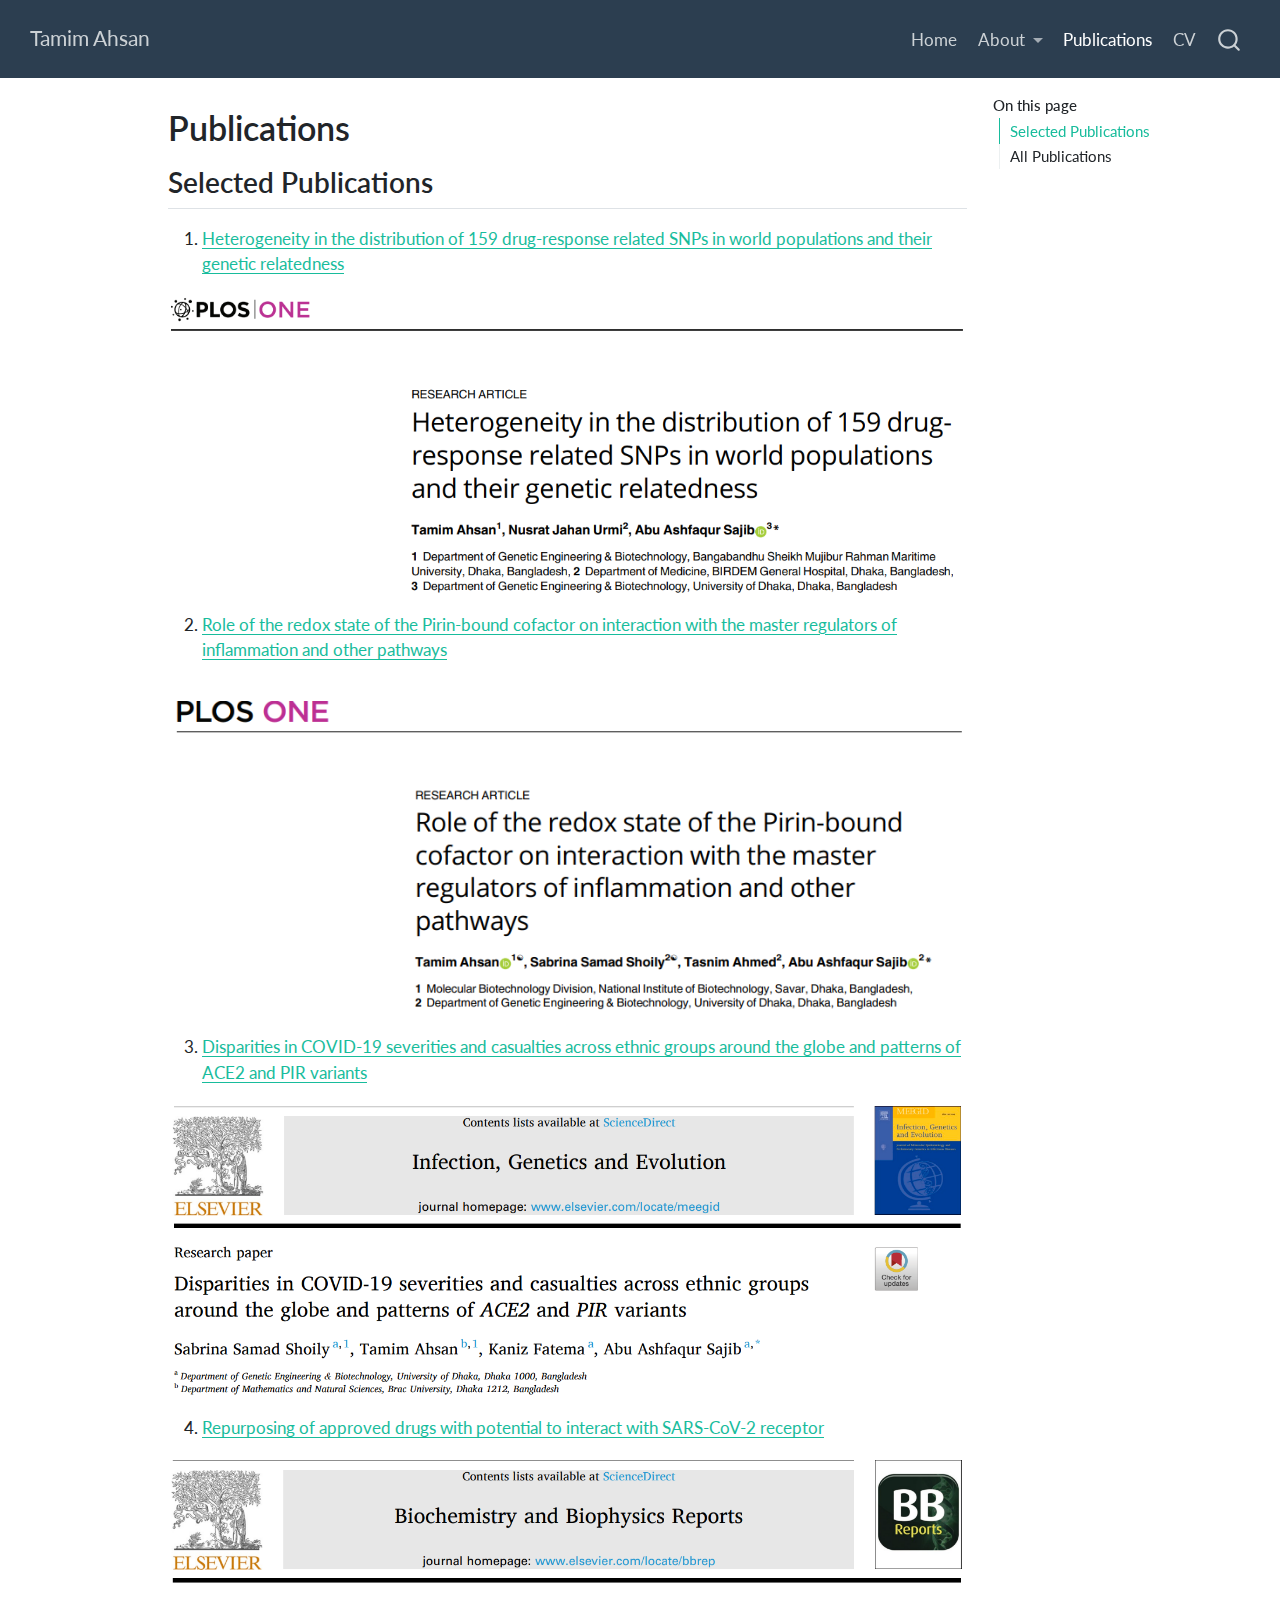
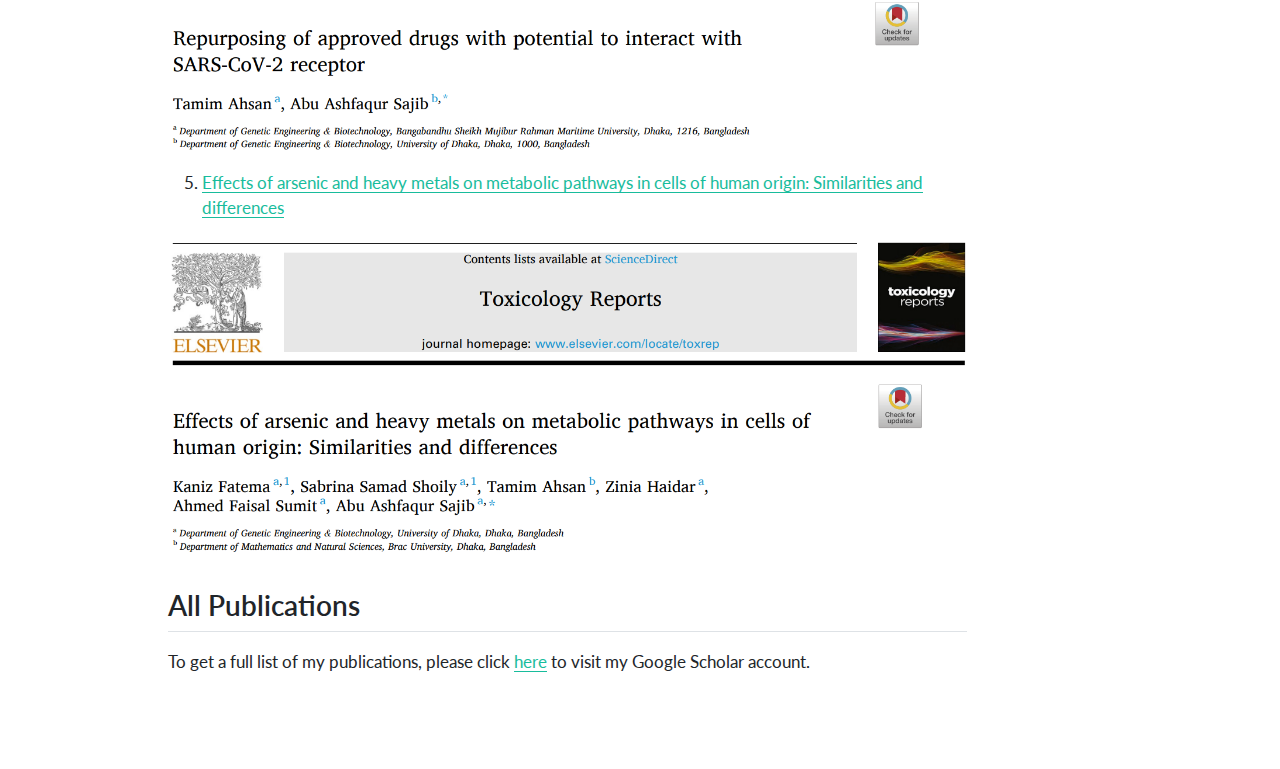
<file: docs/publications.html>
<!DOCTYPE html>
<html xmlns="http://www.w3.org/1999/xhtml" lang="en" xml:lang="en"><head>

<meta charset="utf-8">
<meta name="generator" content="quarto-1.5.57">

<meta name="viewport" content="width=device-width, initial-scale=1.0, user-scalable=yes">


<title>Publications – Tamim Ahsan</title>
<style>
code{white-space: pre-wrap;}
span.smallcaps{font-variant: small-caps;}
div.columns{display: flex; gap: min(4vw, 1.5em);}
div.column{flex: auto; overflow-x: auto;}
div.hanging-indent{margin-left: 1.5em; text-indent: -1.5em;}
ul.task-list{list-style: none;}
ul.task-list li input[type="checkbox"] {
  width: 0.8em;
  margin: 0 0.8em 0.2em -1em; /* quarto-specific, see https://github.com/quarto-dev/quarto-cli/issues/4556 */ 
  vertical-align: middle;
}
</style>


<script src="site_libs/quarto-nav/quarto-nav.js"></script>
<script src="site_libs/quarto-nav/headroom.min.js"></script>
<script src="site_libs/clipboard/clipboard.min.js"></script>
<script src="site_libs/quarto-search/autocomplete.umd.js"></script>
<script src="site_libs/quarto-search/fuse.min.js"></script>
<script src="site_libs/quarto-search/quarto-search.js"></script>
<meta name="quarto:offset" content="./">
<script src="site_libs/quarto-html/quarto.js"></script>
<script src="site_libs/quarto-html/popper.min.js"></script>
<script src="site_libs/quarto-html/tippy.umd.min.js"></script>
<script src="site_libs/quarto-html/anchor.min.js"></script>
<link href="site_libs/quarto-html/tippy.css" rel="stylesheet">
<link href="site_libs/quarto-html/quarto-syntax-highlighting.css" rel="stylesheet" id="quarto-text-highlighting-styles">
<script src="site_libs/bootstrap/bootstrap.min.js"></script>
<link href="site_libs/bootstrap/bootstrap-icons.css" rel="stylesheet">
<link href="site_libs/bootstrap/bootstrap.min.css" rel="stylesheet" id="quarto-bootstrap" data-mode="light">
<script id="quarto-search-options" type="application/json">{
  "location": "navbar",
  "copy-button": false,
  "collapse-after": 3,
  "panel-placement": "end",
  "type": "overlay",
  "limit": 50,
  "keyboard-shortcut": [
    "f",
    "/",
    "s"
  ],
  "show-item-context": false,
  "language": {
    "search-no-results-text": "No results",
    "search-matching-documents-text": "matching documents",
    "search-copy-link-title": "Copy link to search",
    "search-hide-matches-text": "Hide additional matches",
    "search-more-match-text": "more match in this document",
    "search-more-matches-text": "more matches in this document",
    "search-clear-button-title": "Clear",
    "search-text-placeholder": "",
    "search-detached-cancel-button-title": "Cancel",
    "search-submit-button-title": "Submit",
    "search-label": "Search"
  }
}</script>


<link rel="stylesheet" href="styles.css">
</head>

<body class="nav-fixed">

<div id="quarto-search-results"></div>
  <header id="quarto-header" class="headroom fixed-top">
    <nav class="navbar navbar-expand-lg " data-bs-theme="dark">
      <div class="navbar-container container-fluid">
      <div class="navbar-brand-container mx-auto">
    <a class="navbar-brand" href="./index.html">
    <span class="navbar-title">Tamim Ahsan</span>
    </a>
  </div>
            <div id="quarto-search" class="" title="Search"></div>
          <button class="navbar-toggler" type="button" data-bs-toggle="collapse" data-bs-target="#navbarCollapse" aria-controls="navbarCollapse" role="menu" aria-expanded="false" aria-label="Toggle navigation" onclick="if (window.quartoToggleHeadroom) { window.quartoToggleHeadroom(); }">
  <span class="navbar-toggler-icon"></span>
</button>
          <div class="collapse navbar-collapse" id="navbarCollapse">
            <ul class="navbar-nav navbar-nav-scroll ms-auto">
  <li class="nav-item">
    <a class="nav-link" href="./index.html"> 
<span class="menu-text">Home</span></a>
  </li>  
  <li class="nav-item dropdown ">
    <a class="nav-link dropdown-toggle" href="#" id="nav-menu-about" role="link" data-bs-toggle="dropdown" aria-expanded="false">
 <span class="menu-text">About</span>
    </a>
    <ul class="dropdown-menu dropdown-menu-end" aria-labelledby="nav-menu-about">    
        <li>
    <a class="dropdown-item" href="./education.html">
 <span class="dropdown-text">Eductaion</span></a>
  </li>  
        <li>
    <a class="dropdown-item" href="./experiences.html">
 <span class="dropdown-text">Experiences</span></a>
  </li>  
        <li>
    <a class="dropdown-item" href="./res_interest.html">
 <span class="dropdown-text">Research Interests</span></a>
  </li>  
        <li>
    <a class="dropdown-item" href="./skillset.html">
 <span class="dropdown-text">Skill Set</span></a>
  </li>  
        <li>
    <a class="dropdown-item" href="./memberships.html">
 <span class="dropdown-text">Memberships</span></a>
  </li>  
    </ul>
  </li>
  <li class="nav-item">
    <a class="nav-link active" href="./publications.html" aria-current="page"> 
<span class="menu-text">Publications</span></a>
  </li>  
  <li class="nav-item">
    <a class="nav-link" href="./cv.html"> 
<span class="menu-text">CV</span></a>
  </li>  
</ul>
          </div> <!-- /navcollapse -->
            <div class="quarto-navbar-tools">
</div>
      </div> <!-- /container-fluid -->
    </nav>
</header>
<!-- content -->
<div id="quarto-content" class="quarto-container page-columns page-rows-contents page-layout-article page-navbar">
<!-- sidebar -->
<!-- margin-sidebar -->
    <div id="quarto-margin-sidebar" class="sidebar margin-sidebar">
        <nav id="TOC" role="doc-toc" class="toc-active">
    <h2 id="toc-title">On this page</h2>
   
  <ul>
  <li><a href="#selected-publications" id="toc-selected-publications" class="nav-link active" data-scroll-target="#selected-publications">Selected Publications</a></li>
  <li><a href="#all-publications" id="toc-all-publications" class="nav-link" data-scroll-target="#all-publications">All Publications</a></li>
  </ul>
</nav>
    </div>
<!-- main -->
<main class="content" id="quarto-document-content">

<header id="title-block-header" class="quarto-title-block default">
<div class="quarto-title">
<h1 class="title">Publications</h1>
</div>



<div class="quarto-title-meta">

    
  
    
  </div>
  


</header>


<section id="selected-publications" class="level2">
<h2 class="anchored" data-anchor-id="selected-publications">Selected Publications</h2>
<ol type="1">
<li><a href="https://doi.org/10.1371/journal.pone.0228000">Heterogeneity in the distribution of 159 drug-response related SNPs in world populations and their genetic relatedness</a></li>
</ol>
<p><img src="Images/Publication_1.PNG" class="img-fluid"></p>
<ol start="2" type="1">
<li><a href="https://doi.org/10.1371/journal.pone.0289158">Role of the redox state of the Pirin-bound cofactor on interaction with the master regulators of inflammation and other pathways</a></li>
</ol>
<p><img src="Images/Publication_2.PNG" class="img-fluid"></p>
<ol start="3" type="1">
<li><a href="https://doi.org/10.1016/j.meegid.2021.104888">Disparities in COVID-19 severities and casualties across ethnic groups around the globe and patterns of ACE2 and PIR variants</a></li>
</ol>
<p><img src="Images/Publication_3.PNG" class="img-fluid"></p>
<ol start="4" type="1">
<li><a href="https://doi.org/10.1016/j.bbrep.2021.100982">Repurposing of approved drugs with potential to interact with SARS-CoV-2 receptor</a></li>
</ol>
<p><img src="Images/Publication_4.PNG" class="img-fluid"></p>
<ol start="5" type="1">
<li><a href="https://doi.org/10.1016/j.toxrep.2021.05.015">Effects of arsenic and heavy metals on metabolic pathways in cells of human origin: Similarities and differences</a></li>
</ol>
<p><img src="Images/Publication_5.PNG" class="img-fluid"></p>
</section>
<section id="all-publications" class="level2">
<h2 class="anchored" data-anchor-id="all-publications">All Publications</h2>
<p>To get a full list of my publications, please click <a href="https://scholar.google.com/citations?user=NfSnVxoAAAAJ">here</a> to visit my Google Scholar account.</p>


</section>

</main> <!-- /main -->
<script id="quarto-html-after-body" type="application/javascript">
window.document.addEventListener("DOMContentLoaded", function (event) {
  const toggleBodyColorMode = (bsSheetEl) => {
    const mode = bsSheetEl.getAttribute("data-mode");
    const bodyEl = window.document.querySelector("body");
    if (mode === "dark") {
      bodyEl.classList.add("quarto-dark");
      bodyEl.classList.remove("quarto-light");
    } else {
      bodyEl.classList.add("quarto-light");
      bodyEl.classList.remove("quarto-dark");
    }
  }
  const toggleBodyColorPrimary = () => {
    const bsSheetEl = window.document.querySelector("link#quarto-bootstrap");
    if (bsSheetEl) {
      toggleBodyColorMode(bsSheetEl);
    }
  }
  toggleBodyColorPrimary();  
  const icon = "";
  const anchorJS = new window.AnchorJS();
  anchorJS.options = {
    placement: 'right',
    icon: icon
  };
  anchorJS.add('.anchored');
  const isCodeAnnotation = (el) => {
    for (const clz of el.classList) {
      if (clz.startsWith('code-annotation-')) {                     
        return true;
      }
    }
    return false;
  }
  const onCopySuccess = function(e) {
    // button target
    const button = e.trigger;
    // don't keep focus
    button.blur();
    // flash "checked"
    button.classList.add('code-copy-button-checked');
    var currentTitle = button.getAttribute("title");
    button.setAttribute("title", "Copied!");
    let tooltip;
    if (window.bootstrap) {
      button.setAttribute("data-bs-toggle", "tooltip");
      button.setAttribute("data-bs-placement", "left");
      button.setAttribute("data-bs-title", "Copied!");
      tooltip = new bootstrap.Tooltip(button, 
        { trigger: "manual", 
          customClass: "code-copy-button-tooltip",
          offset: [0, -8]});
      tooltip.show();    
    }
    setTimeout(function() {
      if (tooltip) {
        tooltip.hide();
        button.removeAttribute("data-bs-title");
        button.removeAttribute("data-bs-toggle");
        button.removeAttribute("data-bs-placement");
      }
      button.setAttribute("title", currentTitle);
      button.classList.remove('code-copy-button-checked');
    }, 1000);
    // clear code selection
    e.clearSelection();
  }
  const getTextToCopy = function(trigger) {
      const codeEl = trigger.previousElementSibling.cloneNode(true);
      for (const childEl of codeEl.children) {
        if (isCodeAnnotation(childEl)) {
          childEl.remove();
        }
      }
      return codeEl.innerText;
  }
  const clipboard = new window.ClipboardJS('.code-copy-button:not([data-in-quarto-modal])', {
    text: getTextToCopy
  });
  clipboard.on('success', onCopySuccess);
  if (window.document.getElementById('quarto-embedded-source-code-modal')) {
    // For code content inside modals, clipBoardJS needs to be initialized with a container option
    // TODO: Check when it could be a function (https://github.com/zenorocha/clipboard.js/issues/860)
    const clipboardModal = new window.ClipboardJS('.code-copy-button[data-in-quarto-modal]', {
      text: getTextToCopy,
      container: window.document.getElementById('quarto-embedded-source-code-modal')
    });
    clipboardModal.on('success', onCopySuccess);
  }
    var localhostRegex = new RegExp(/^(?:http|https):\/\/localhost\:?[0-9]*\//);
    var mailtoRegex = new RegExp(/^mailto:/);
      var filterRegex = new RegExp('/' + window.location.host + '/');
    var isInternal = (href) => {
        return filterRegex.test(href) || localhostRegex.test(href) || mailtoRegex.test(href);
    }
    // Inspect non-navigation links and adorn them if external
 	var links = window.document.querySelectorAll('a[href]:not(.nav-link):not(.navbar-brand):not(.toc-action):not(.sidebar-link):not(.sidebar-item-toggle):not(.pagination-link):not(.no-external):not([aria-hidden]):not(.dropdown-item):not(.quarto-navigation-tool):not(.about-link)');
    for (var i=0; i<links.length; i++) {
      const link = links[i];
      if (!isInternal(link.href)) {
        // undo the damage that might have been done by quarto-nav.js in the case of
        // links that we want to consider external
        if (link.dataset.originalHref !== undefined) {
          link.href = link.dataset.originalHref;
        }
      }
    }
  function tippyHover(el, contentFn, onTriggerFn, onUntriggerFn) {
    const config = {
      allowHTML: true,
      maxWidth: 500,
      delay: 100,
      arrow: false,
      appendTo: function(el) {
          return el.parentElement;
      },
      interactive: true,
      interactiveBorder: 10,
      theme: 'quarto',
      placement: 'bottom-start',
    };
    if (contentFn) {
      config.content = contentFn;
    }
    if (onTriggerFn) {
      config.onTrigger = onTriggerFn;
    }
    if (onUntriggerFn) {
      config.onUntrigger = onUntriggerFn;
    }
    window.tippy(el, config); 
  }
  const noterefs = window.document.querySelectorAll('a[role="doc-noteref"]');
  for (var i=0; i<noterefs.length; i++) {
    const ref = noterefs[i];
    tippyHover(ref, function() {
      // use id or data attribute instead here
      let href = ref.getAttribute('data-footnote-href') || ref.getAttribute('href');
      try { href = new URL(href).hash; } catch {}
      const id = href.replace(/^#\/?/, "");
      const note = window.document.getElementById(id);
      if (note) {
        return note.innerHTML;
      } else {
        return "";
      }
    });
  }
  const xrefs = window.document.querySelectorAll('a.quarto-xref');
  const processXRef = (id, note) => {
    // Strip column container classes
    const stripColumnClz = (el) => {
      el.classList.remove("page-full", "page-columns");
      if (el.children) {
        for (const child of el.children) {
          stripColumnClz(child);
        }
      }
    }
    stripColumnClz(note)
    if (id === null || id.startsWith('sec-')) {
      // Special case sections, only their first couple elements
      const container = document.createElement("div");
      if (note.children && note.children.length > 2) {
        container.appendChild(note.children[0].cloneNode(true));
        for (let i = 1; i < note.children.length; i++) {
          const child = note.children[i];
          if (child.tagName === "P" && child.innerText === "") {
            continue;
          } else {
            container.appendChild(child.cloneNode(true));
            break;
          }
        }
        if (window.Quarto?.typesetMath) {
          window.Quarto.typesetMath(container);
        }
        return container.innerHTML
      } else {
        if (window.Quarto?.typesetMath) {
          window.Quarto.typesetMath(note);
        }
        return note.innerHTML;
      }
    } else {
      // Remove any anchor links if they are present
      const anchorLink = note.querySelector('a.anchorjs-link');
      if (anchorLink) {
        anchorLink.remove();
      }
      if (window.Quarto?.typesetMath) {
        window.Quarto.typesetMath(note);
      }
      // TODO in 1.5, we should make sure this works without a callout special case
      if (note.classList.contains("callout")) {
        return note.outerHTML;
      } else {
        return note.innerHTML;
      }
    }
  }
  for (var i=0; i<xrefs.length; i++) {
    const xref = xrefs[i];
    tippyHover(xref, undefined, function(instance) {
      instance.disable();
      let url = xref.getAttribute('href');
      let hash = undefined; 
      if (url.startsWith('#')) {
        hash = url;
      } else {
        try { hash = new URL(url).hash; } catch {}
      }
      if (hash) {
        const id = hash.replace(/^#\/?/, "");
        const note = window.document.getElementById(id);
        if (note !== null) {
          try {
            const html = processXRef(id, note.cloneNode(true));
            instance.setContent(html);
          } finally {
            instance.enable();
            instance.show();
          }
        } else {
          // See if we can fetch this
          fetch(url.split('#')[0])
          .then(res => res.text())
          .then(html => {
            const parser = new DOMParser();
            const htmlDoc = parser.parseFromString(html, "text/html");
            const note = htmlDoc.getElementById(id);
            if (note !== null) {
              const html = processXRef(id, note);
              instance.setContent(html);
            } 
          }).finally(() => {
            instance.enable();
            instance.show();
          });
        }
      } else {
        // See if we can fetch a full url (with no hash to target)
        // This is a special case and we should probably do some content thinning / targeting
        fetch(url)
        .then(res => res.text())
        .then(html => {
          const parser = new DOMParser();
          const htmlDoc = parser.parseFromString(html, "text/html");
          const note = htmlDoc.querySelector('main.content');
          if (note !== null) {
            // This should only happen for chapter cross references
            // (since there is no id in the URL)
            // remove the first header
            if (note.children.length > 0 && note.children[0].tagName === "HEADER") {
              note.children[0].remove();
            }
            const html = processXRef(null, note);
            instance.setContent(html);
          } 
        }).finally(() => {
          instance.enable();
          instance.show();
        });
      }
    }, function(instance) {
    });
  }
      let selectedAnnoteEl;
      const selectorForAnnotation = ( cell, annotation) => {
        let cellAttr = 'data-code-cell="' + cell + '"';
        let lineAttr = 'data-code-annotation="' +  annotation + '"';
        const selector = 'span[' + cellAttr + '][' + lineAttr + ']';
        return selector;
      }
      const selectCodeLines = (annoteEl) => {
        const doc = window.document;
        const targetCell = annoteEl.getAttribute("data-target-cell");
        const targetAnnotation = annoteEl.getAttribute("data-target-annotation");
        const annoteSpan = window.document.querySelector(selectorForAnnotation(targetCell, targetAnnotation));
        const lines = annoteSpan.getAttribute("data-code-lines").split(",");
        const lineIds = lines.map((line) => {
          return targetCell + "-" + line;
        })
        let top = null;
        let height = null;
        let parent = null;
        if (lineIds.length > 0) {
            //compute the position of the single el (top and bottom and make a div)
            const el = window.document.getElementById(lineIds[0]);
            top = el.offsetTop;
            height = el.offsetHeight;
            parent = el.parentElement.parentElement;
          if (lineIds.length > 1) {
            const lastEl = window.document.getElementById(lineIds[lineIds.length - 1]);
            const bottom = lastEl.offsetTop + lastEl.offsetHeight;
            height = bottom - top;
          }
          if (top !== null && height !== null && parent !== null) {
            // cook up a div (if necessary) and position it 
            let div = window.document.getElementById("code-annotation-line-highlight");
            if (div === null) {
              div = window.document.createElement("div");
              div.setAttribute("id", "code-annotation-line-highlight");
              div.style.position = 'absolute';
              parent.appendChild(div);
            }
            div.style.top = top - 2 + "px";
            div.style.height = height + 4 + "px";
            div.style.left = 0;
            let gutterDiv = window.document.getElementById("code-annotation-line-highlight-gutter");
            if (gutterDiv === null) {
              gutterDiv = window.document.createElement("div");
              gutterDiv.setAttribute("id", "code-annotation-line-highlight-gutter");
              gutterDiv.style.position = 'absolute';
              const codeCell = window.document.getElementById(targetCell);
              const gutter = codeCell.querySelector('.code-annotation-gutter');
              gutter.appendChild(gutterDiv);
            }
            gutterDiv.style.top = top - 2 + "px";
            gutterDiv.style.height = height + 4 + "px";
          }
          selectedAnnoteEl = annoteEl;
        }
      };
      const unselectCodeLines = () => {
        const elementsIds = ["code-annotation-line-highlight", "code-annotation-line-highlight-gutter"];
        elementsIds.forEach((elId) => {
          const div = window.document.getElementById(elId);
          if (div) {
            div.remove();
          }
        });
        selectedAnnoteEl = undefined;
      };
        // Handle positioning of the toggle
    window.addEventListener(
      "resize",
      throttle(() => {
        elRect = undefined;
        if (selectedAnnoteEl) {
          selectCodeLines(selectedAnnoteEl);
        }
      }, 10)
    );
    function throttle(fn, ms) {
    let throttle = false;
    let timer;
      return (...args) => {
        if(!throttle) { // first call gets through
            fn.apply(this, args);
            throttle = true;
        } else { // all the others get throttled
            if(timer) clearTimeout(timer); // cancel #2
            timer = setTimeout(() => {
              fn.apply(this, args);
              timer = throttle = false;
            }, ms);
        }
      };
    }
      // Attach click handler to the DT
      const annoteDls = window.document.querySelectorAll('dt[data-target-cell]');
      for (const annoteDlNode of annoteDls) {
        annoteDlNode.addEventListener('click', (event) => {
          const clickedEl = event.target;
          if (clickedEl !== selectedAnnoteEl) {
            unselectCodeLines();
            const activeEl = window.document.querySelector('dt[data-target-cell].code-annotation-active');
            if (activeEl) {
              activeEl.classList.remove('code-annotation-active');
            }
            selectCodeLines(clickedEl);
            clickedEl.classList.add('code-annotation-active');
          } else {
            // Unselect the line
            unselectCodeLines();
            clickedEl.classList.remove('code-annotation-active');
          }
        });
      }
  const findCites = (el) => {
    const parentEl = el.parentElement;
    if (parentEl) {
      const cites = parentEl.dataset.cites;
      if (cites) {
        return {
          el,
          cites: cites.split(' ')
        };
      } else {
        return findCites(el.parentElement)
      }
    } else {
      return undefined;
    }
  };
  var bibliorefs = window.document.querySelectorAll('a[role="doc-biblioref"]');
  for (var i=0; i<bibliorefs.length; i++) {
    const ref = bibliorefs[i];
    const citeInfo = findCites(ref);
    if (citeInfo) {
      tippyHover(citeInfo.el, function() {
        var popup = window.document.createElement('div');
        citeInfo.cites.forEach(function(cite) {
          var citeDiv = window.document.createElement('div');
          citeDiv.classList.add('hanging-indent');
          citeDiv.classList.add('csl-entry');
          var biblioDiv = window.document.getElementById('ref-' + cite);
          if (biblioDiv) {
            citeDiv.innerHTML = biblioDiv.innerHTML;
          }
          popup.appendChild(citeDiv);
        });
        return popup.innerHTML;
      });
    }
  }
});
</script>
</div> <!-- /content -->




</body></html>
</file>
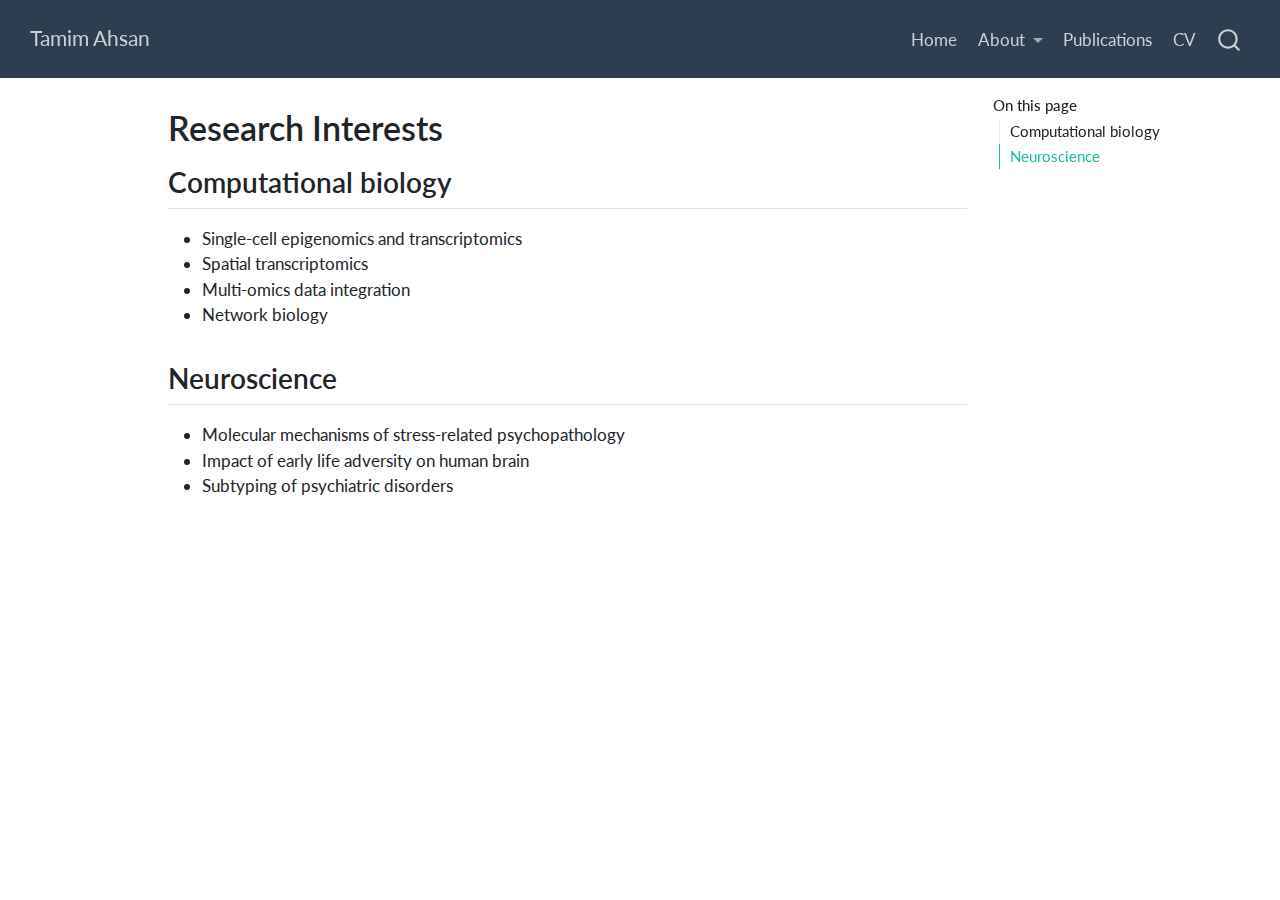
<file: docs/res_interest.html>
<!DOCTYPE html>
<html xmlns="http://www.w3.org/1999/xhtml" lang="en" xml:lang="en"><head>

<meta charset="utf-8">
<meta name="generator" content="quarto-1.5.57">

<meta name="viewport" content="width=device-width, initial-scale=1.0, user-scalable=yes">


<title>Research Interests – Tamim Ahsan</title>
<style>
code{white-space: pre-wrap;}
span.smallcaps{font-variant: small-caps;}
div.columns{display: flex; gap: min(4vw, 1.5em);}
div.column{flex: auto; overflow-x: auto;}
div.hanging-indent{margin-left: 1.5em; text-indent: -1.5em;}
ul.task-list{list-style: none;}
ul.task-list li input[type="checkbox"] {
  width: 0.8em;
  margin: 0 0.8em 0.2em -1em; /* quarto-specific, see https://github.com/quarto-dev/quarto-cli/issues/4556 */ 
  vertical-align: middle;
}
</style>


<script src="site_libs/quarto-nav/quarto-nav.js"></script>
<script src="site_libs/quarto-nav/headroom.min.js"></script>
<script src="site_libs/clipboard/clipboard.min.js"></script>
<script src="site_libs/quarto-search/autocomplete.umd.js"></script>
<script src="site_libs/quarto-search/fuse.min.js"></script>
<script src="site_libs/quarto-search/quarto-search.js"></script>
<meta name="quarto:offset" content="./">
<script src="site_libs/quarto-html/quarto.js"></script>
<script src="site_libs/quarto-html/popper.min.js"></script>
<script src="site_libs/quarto-html/tippy.umd.min.js"></script>
<script src="site_libs/quarto-html/anchor.min.js"></script>
<link href="site_libs/quarto-html/tippy.css" rel="stylesheet">
<link href="site_libs/quarto-html/quarto-syntax-highlighting.css" rel="stylesheet" id="quarto-text-highlighting-styles">
<script src="site_libs/bootstrap/bootstrap.min.js"></script>
<link href="site_libs/bootstrap/bootstrap-icons.css" rel="stylesheet">
<link href="site_libs/bootstrap/bootstrap.min.css" rel="stylesheet" id="quarto-bootstrap" data-mode="light">
<script id="quarto-search-options" type="application/json">{
  "location": "navbar",
  "copy-button": false,
  "collapse-after": 3,
  "panel-placement": "end",
  "type": "overlay",
  "limit": 50,
  "keyboard-shortcut": [
    "f",
    "/",
    "s"
  ],
  "show-item-context": false,
  "language": {
    "search-no-results-text": "No results",
    "search-matching-documents-text": "matching documents",
    "search-copy-link-title": "Copy link to search",
    "search-hide-matches-text": "Hide additional matches",
    "search-more-match-text": "more match in this document",
    "search-more-matches-text": "more matches in this document",
    "search-clear-button-title": "Clear",
    "search-text-placeholder": "",
    "search-detached-cancel-button-title": "Cancel",
    "search-submit-button-title": "Submit",
    "search-label": "Search"
  }
}</script>


<link rel="stylesheet" href="styles.css">
</head>

<body class="nav-fixed">

<div id="quarto-search-results"></div>
  <header id="quarto-header" class="headroom fixed-top">
    <nav class="navbar navbar-expand-lg " data-bs-theme="dark">
      <div class="navbar-container container-fluid">
      <div class="navbar-brand-container mx-auto">
    <a class="navbar-brand" href="./index.html">
    <span class="navbar-title">Tamim Ahsan</span>
    </a>
  </div>
            <div id="quarto-search" class="" title="Search"></div>
          <button class="navbar-toggler" type="button" data-bs-toggle="collapse" data-bs-target="#navbarCollapse" aria-controls="navbarCollapse" role="menu" aria-expanded="false" aria-label="Toggle navigation" onclick="if (window.quartoToggleHeadroom) { window.quartoToggleHeadroom(); }">
  <span class="navbar-toggler-icon"></span>
</button>
          <div class="collapse navbar-collapse" id="navbarCollapse">
            <ul class="navbar-nav navbar-nav-scroll ms-auto">
  <li class="nav-item">
    <a class="nav-link" href="./index.html"> 
<span class="menu-text">Home</span></a>
  </li>  
  <li class="nav-item dropdown ">
    <a class="nav-link dropdown-toggle" href="#" id="nav-menu-about" role="link" data-bs-toggle="dropdown" aria-expanded="false">
 <span class="menu-text">About</span>
    </a>
    <ul class="dropdown-menu dropdown-menu-end" aria-labelledby="nav-menu-about">    
        <li>
    <a class="dropdown-item" href="./education.html">
 <span class="dropdown-text">Eductaion</span></a>
  </li>  
        <li>
    <a class="dropdown-item" href="./experiences.html">
 <span class="dropdown-text">Experiences</span></a>
  </li>  
        <li>
    <a class="dropdown-item" href="./res_interest.html">
 <span class="dropdown-text">Research Interests</span></a>
  </li>  
        <li>
    <a class="dropdown-item" href="./skillset.html">
 <span class="dropdown-text">Skill Set</span></a>
  </li>  
        <li>
    <a class="dropdown-item" href="./memberships.html">
 <span class="dropdown-text">Memberships</span></a>
  </li>  
    </ul>
  </li>
  <li class="nav-item">
    <a class="nav-link" href="./publications.html"> 
<span class="menu-text">Publications</span></a>
  </li>  
  <li class="nav-item">
    <a class="nav-link" href="./cv.html"> 
<span class="menu-text">CV</span></a>
  </li>  
</ul>
          </div> <!-- /navcollapse -->
            <div class="quarto-navbar-tools">
</div>
      </div> <!-- /container-fluid -->
    </nav>
</header>
<!-- content -->
<div id="quarto-content" class="quarto-container page-columns page-rows-contents page-layout-article page-navbar">
<!-- sidebar -->
<!-- margin-sidebar -->
    <div id="quarto-margin-sidebar" class="sidebar margin-sidebar">
        <nav id="TOC" role="doc-toc" class="toc-active">
    <h2 id="toc-title">On this page</h2>
   
  <ul>
  <li><a href="#computational-biology" id="toc-computational-biology" class="nav-link active" data-scroll-target="#computational-biology">Computational biology</a></li>
  <li><a href="#neuroscience" id="toc-neuroscience" class="nav-link" data-scroll-target="#neuroscience">Neuroscience</a></li>
  </ul>
</nav>
    </div>
<!-- main -->
<main class="content" id="quarto-document-content">

<header id="title-block-header" class="quarto-title-block default">
<div class="quarto-title">
<h1 class="title">Research Interests</h1>
</div>



<div class="quarto-title-meta">

    
  
    
  </div>
  


</header>


<section id="computational-biology" class="level2">
<h2 class="anchored" data-anchor-id="computational-biology">Computational biology</h2>
<ul>
<li>Single-cell epigenomics and transcriptomics</li>
<li>Spatial transcriptomics</li>
<li>Multi-omics data integration</li>
<li>Network biology</li>
</ul>
</section>
<section id="neuroscience" class="level2">
<h2 class="anchored" data-anchor-id="neuroscience">Neuroscience</h2>
<ul>
<li>Molecular mechanisms of stress-related psychopathology</li>
<li>Impact of early life adversity on human brain</li>
<li>Subtyping of psychiatric disorders</li>
</ul>


</section>

</main> <!-- /main -->
<script id="quarto-html-after-body" type="application/javascript">
window.document.addEventListener("DOMContentLoaded", function (event) {
  const toggleBodyColorMode = (bsSheetEl) => {
    const mode = bsSheetEl.getAttribute("data-mode");
    const bodyEl = window.document.querySelector("body");
    if (mode === "dark") {
      bodyEl.classList.add("quarto-dark");
      bodyEl.classList.remove("quarto-light");
    } else {
      bodyEl.classList.add("quarto-light");
      bodyEl.classList.remove("quarto-dark");
    }
  }
  const toggleBodyColorPrimary = () => {
    const bsSheetEl = window.document.querySelector("link#quarto-bootstrap");
    if (bsSheetEl) {
      toggleBodyColorMode(bsSheetEl);
    }
  }
  toggleBodyColorPrimary();  
  const icon = "";
  const anchorJS = new window.AnchorJS();
  anchorJS.options = {
    placement: 'right',
    icon: icon
  };
  anchorJS.add('.anchored');
  const isCodeAnnotation = (el) => {
    for (const clz of el.classList) {
      if (clz.startsWith('code-annotation-')) {                     
        return true;
      }
    }
    return false;
  }
  const onCopySuccess = function(e) {
    // button target
    const button = e.trigger;
    // don't keep focus
    button.blur();
    // flash "checked"
    button.classList.add('code-copy-button-checked');
    var currentTitle = button.getAttribute("title");
    button.setAttribute("title", "Copied!");
    let tooltip;
    if (window.bootstrap) {
      button.setAttribute("data-bs-toggle", "tooltip");
      button.setAttribute("data-bs-placement", "left");
      button.setAttribute("data-bs-title", "Copied!");
      tooltip = new bootstrap.Tooltip(button, 
        { trigger: "manual", 
          customClass: "code-copy-button-tooltip",
          offset: [0, -8]});
      tooltip.show();    
    }
    setTimeout(function() {
      if (tooltip) {
        tooltip.hide();
        button.removeAttribute("data-bs-title");
        button.removeAttribute("data-bs-toggle");
        button.removeAttribute("data-bs-placement");
      }
      button.setAttribute("title", currentTitle);
      button.classList.remove('code-copy-button-checked');
    }, 1000);
    // clear code selection
    e.clearSelection();
  }
  const getTextToCopy = function(trigger) {
      const codeEl = trigger.previousElementSibling.cloneNode(true);
      for (const childEl of codeEl.children) {
        if (isCodeAnnotation(childEl)) {
          childEl.remove();
        }
      }
      return codeEl.innerText;
  }
  const clipboard = new window.ClipboardJS('.code-copy-button:not([data-in-quarto-modal])', {
    text: getTextToCopy
  });
  clipboard.on('success', onCopySuccess);
  if (window.document.getElementById('quarto-embedded-source-code-modal')) {
    // For code content inside modals, clipBoardJS needs to be initialized with a container option
    // TODO: Check when it could be a function (https://github.com/zenorocha/clipboard.js/issues/860)
    const clipboardModal = new window.ClipboardJS('.code-copy-button[data-in-quarto-modal]', {
      text: getTextToCopy,
      container: window.document.getElementById('quarto-embedded-source-code-modal')
    });
    clipboardModal.on('success', onCopySuccess);
  }
    var localhostRegex = new RegExp(/^(?:http|https):\/\/localhost\:?[0-9]*\//);
    var mailtoRegex = new RegExp(/^mailto:/);
      var filterRegex = new RegExp('/' + window.location.host + '/');
    var isInternal = (href) => {
        return filterRegex.test(href) || localhostRegex.test(href) || mailtoRegex.test(href);
    }
    // Inspect non-navigation links and adorn them if external
 	var links = window.document.querySelectorAll('a[href]:not(.nav-link):not(.navbar-brand):not(.toc-action):not(.sidebar-link):not(.sidebar-item-toggle):not(.pagination-link):not(.no-external):not([aria-hidden]):not(.dropdown-item):not(.quarto-navigation-tool):not(.about-link)');
    for (var i=0; i<links.length; i++) {
      const link = links[i];
      if (!isInternal(link.href)) {
        // undo the damage that might have been done by quarto-nav.js in the case of
        // links that we want to consider external
        if (link.dataset.originalHref !== undefined) {
          link.href = link.dataset.originalHref;
        }
      }
    }
  function tippyHover(el, contentFn, onTriggerFn, onUntriggerFn) {
    const config = {
      allowHTML: true,
      maxWidth: 500,
      delay: 100,
      arrow: false,
      appendTo: function(el) {
          return el.parentElement;
      },
      interactive: true,
      interactiveBorder: 10,
      theme: 'quarto',
      placement: 'bottom-start',
    };
    if (contentFn) {
      config.content = contentFn;
    }
    if (onTriggerFn) {
      config.onTrigger = onTriggerFn;
    }
    if (onUntriggerFn) {
      config.onUntrigger = onUntriggerFn;
    }
    window.tippy(el, config); 
  }
  const noterefs = window.document.querySelectorAll('a[role="doc-noteref"]');
  for (var i=0; i<noterefs.length; i++) {
    const ref = noterefs[i];
    tippyHover(ref, function() {
      // use id or data attribute instead here
      let href = ref.getAttribute('data-footnote-href') || ref.getAttribute('href');
      try { href = new URL(href).hash; } catch {}
      const id = href.replace(/^#\/?/, "");
      const note = window.document.getElementById(id);
      if (note) {
        return note.innerHTML;
      } else {
        return "";
      }
    });
  }
  const xrefs = window.document.querySelectorAll('a.quarto-xref');
  const processXRef = (id, note) => {
    // Strip column container classes
    const stripColumnClz = (el) => {
      el.classList.remove("page-full", "page-columns");
      if (el.children) {
        for (const child of el.children) {
          stripColumnClz(child);
        }
      }
    }
    stripColumnClz(note)
    if (id === null || id.startsWith('sec-')) {
      // Special case sections, only their first couple elements
      const container = document.createElement("div");
      if (note.children && note.children.length > 2) {
        container.appendChild(note.children[0].cloneNode(true));
        for (let i = 1; i < note.children.length; i++) {
          const child = note.children[i];
          if (child.tagName === "P" && child.innerText === "") {
            continue;
          } else {
            container.appendChild(child.cloneNode(true));
            break;
          }
        }
        if (window.Quarto?.typesetMath) {
          window.Quarto.typesetMath(container);
        }
        return container.innerHTML
      } else {
        if (window.Quarto?.typesetMath) {
          window.Quarto.typesetMath(note);
        }
        return note.innerHTML;
      }
    } else {
      // Remove any anchor links if they are present
      const anchorLink = note.querySelector('a.anchorjs-link');
      if (anchorLink) {
        anchorLink.remove();
      }
      if (window.Quarto?.typesetMath) {
        window.Quarto.typesetMath(note);
      }
      // TODO in 1.5, we should make sure this works without a callout special case
      if (note.classList.contains("callout")) {
        return note.outerHTML;
      } else {
        return note.innerHTML;
      }
    }
  }
  for (var i=0; i<xrefs.length; i++) {
    const xref = xrefs[i];
    tippyHover(xref, undefined, function(instance) {
      instance.disable();
      let url = xref.getAttribute('href');
      let hash = undefined; 
      if (url.startsWith('#')) {
        hash = url;
      } else {
        try { hash = new URL(url).hash; } catch {}
      }
      if (hash) {
        const id = hash.replace(/^#\/?/, "");
        const note = window.document.getElementById(id);
        if (note !== null) {
          try {
            const html = processXRef(id, note.cloneNode(true));
            instance.setContent(html);
          } finally {
            instance.enable();
            instance.show();
          }
        } else {
          // See if we can fetch this
          fetch(url.split('#')[0])
          .then(res => res.text())
          .then(html => {
            const parser = new DOMParser();
            const htmlDoc = parser.parseFromString(html, "text/html");
            const note = htmlDoc.getElementById(id);
            if (note !== null) {
              const html = processXRef(id, note);
              instance.setContent(html);
            } 
          }).finally(() => {
            instance.enable();
            instance.show();
          });
        }
      } else {
        // See if we can fetch a full url (with no hash to target)
        // This is a special case and we should probably do some content thinning / targeting
        fetch(url)
        .then(res => res.text())
        .then(html => {
          const parser = new DOMParser();
          const htmlDoc = parser.parseFromString(html, "text/html");
          const note = htmlDoc.querySelector('main.content');
          if (note !== null) {
            // This should only happen for chapter cross references
            // (since there is no id in the URL)
            // remove the first header
            if (note.children.length > 0 && note.children[0].tagName === "HEADER") {
              note.children[0].remove();
            }
            const html = processXRef(null, note);
            instance.setContent(html);
          } 
        }).finally(() => {
          instance.enable();
          instance.show();
        });
      }
    }, function(instance) {
    });
  }
      let selectedAnnoteEl;
      const selectorForAnnotation = ( cell, annotation) => {
        let cellAttr = 'data-code-cell="' + cell + '"';
        let lineAttr = 'data-code-annotation="' +  annotation + '"';
        const selector = 'span[' + cellAttr + '][' + lineAttr + ']';
        return selector;
      }
      const selectCodeLines = (annoteEl) => {
        const doc = window.document;
        const targetCell = annoteEl.getAttribute("data-target-cell");
        const targetAnnotation = annoteEl.getAttribute("data-target-annotation");
        const annoteSpan = window.document.querySelector(selectorForAnnotation(targetCell, targetAnnotation));
        const lines = annoteSpan.getAttribute("data-code-lines").split(",");
        const lineIds = lines.map((line) => {
          return targetCell + "-" + line;
        })
        let top = null;
        let height = null;
        let parent = null;
        if (lineIds.length > 0) {
            //compute the position of the single el (top and bottom and make a div)
            const el = window.document.getElementById(lineIds[0]);
            top = el.offsetTop;
            height = el.offsetHeight;
            parent = el.parentElement.parentElement;
          if (lineIds.length > 1) {
            const lastEl = window.document.getElementById(lineIds[lineIds.length - 1]);
            const bottom = lastEl.offsetTop + lastEl.offsetHeight;
            height = bottom - top;
          }
          if (top !== null && height !== null && parent !== null) {
            // cook up a div (if necessary) and position it 
            let div = window.document.getElementById("code-annotation-line-highlight");
            if (div === null) {
              div = window.document.createElement("div");
              div.setAttribute("id", "code-annotation-line-highlight");
              div.style.position = 'absolute';
              parent.appendChild(div);
            }
            div.style.top = top - 2 + "px";
            div.style.height = height + 4 + "px";
            div.style.left = 0;
            let gutterDiv = window.document.getElementById("code-annotation-line-highlight-gutter");
            if (gutterDiv === null) {
              gutterDiv = window.document.createElement("div");
              gutterDiv.setAttribute("id", "code-annotation-line-highlight-gutter");
              gutterDiv.style.position = 'absolute';
              const codeCell = window.document.getElementById(targetCell);
              const gutter = codeCell.querySelector('.code-annotation-gutter');
              gutter.appendChild(gutterDiv);
            }
            gutterDiv.style.top = top - 2 + "px";
            gutterDiv.style.height = height + 4 + "px";
          }
          selectedAnnoteEl = annoteEl;
        }
      };
      const unselectCodeLines = () => {
        const elementsIds = ["code-annotation-line-highlight", "code-annotation-line-highlight-gutter"];
        elementsIds.forEach((elId) => {
          const div = window.document.getElementById(elId);
          if (div) {
            div.remove();
          }
        });
        selectedAnnoteEl = undefined;
      };
        // Handle positioning of the toggle
    window.addEventListener(
      "resize",
      throttle(() => {
        elRect = undefined;
        if (selectedAnnoteEl) {
          selectCodeLines(selectedAnnoteEl);
        }
      }, 10)
    );
    function throttle(fn, ms) {
    let throttle = false;
    let timer;
      return (...args) => {
        if(!throttle) { // first call gets through
            fn.apply(this, args);
            throttle = true;
        } else { // all the others get throttled
            if(timer) clearTimeout(timer); // cancel #2
            timer = setTimeout(() => {
              fn.apply(this, args);
              timer = throttle = false;
            }, ms);
        }
      };
    }
      // Attach click handler to the DT
      const annoteDls = window.document.querySelectorAll('dt[data-target-cell]');
      for (const annoteDlNode of annoteDls) {
        annoteDlNode.addEventListener('click', (event) => {
          const clickedEl = event.target;
          if (clickedEl !== selectedAnnoteEl) {
            unselectCodeLines();
            const activeEl = window.document.querySelector('dt[data-target-cell].code-annotation-active');
            if (activeEl) {
              activeEl.classList.remove('code-annotation-active');
            }
            selectCodeLines(clickedEl);
            clickedEl.classList.add('code-annotation-active');
          } else {
            // Unselect the line
            unselectCodeLines();
            clickedEl.classList.remove('code-annotation-active');
          }
        });
      }
  const findCites = (el) => {
    const parentEl = el.parentElement;
    if (parentEl) {
      const cites = parentEl.dataset.cites;
      if (cites) {
        return {
          el,
          cites: cites.split(' ')
        };
      } else {
        return findCites(el.parentElement)
      }
    } else {
      return undefined;
    }
  };
  var bibliorefs = window.document.querySelectorAll('a[role="doc-biblioref"]');
  for (var i=0; i<bibliorefs.length; i++) {
    const ref = bibliorefs[i];
    const citeInfo = findCites(ref);
    if (citeInfo) {
      tippyHover(citeInfo.el, function() {
        var popup = window.document.createElement('div');
        citeInfo.cites.forEach(function(cite) {
          var citeDiv = window.document.createElement('div');
          citeDiv.classList.add('hanging-indent');
          citeDiv.classList.add('csl-entry');
          var biblioDiv = window.document.getElementById('ref-' + cite);
          if (biblioDiv) {
            citeDiv.innerHTML = biblioDiv.innerHTML;
          }
          popup.appendChild(citeDiv);
        });
        return popup.innerHTML;
      });
    }
  }
});
</script>
</div> <!-- /content -->




</body></html>
</file>
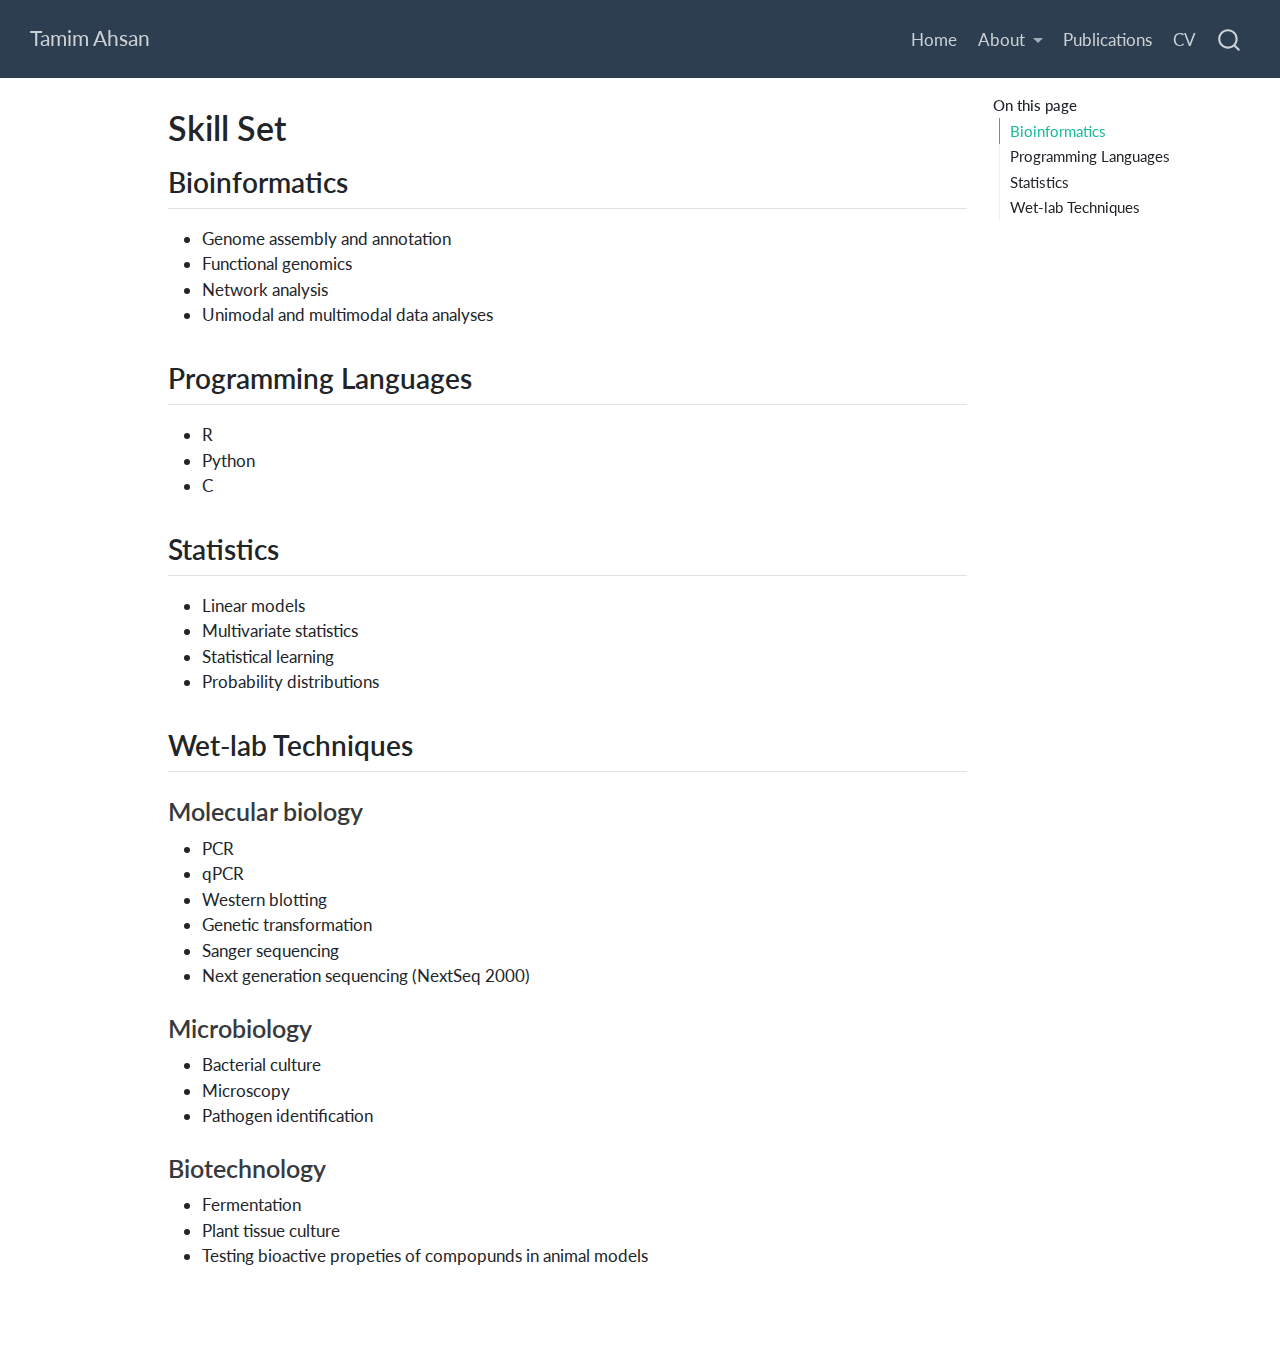
<file: docs/skillset.html>
<!DOCTYPE html>
<html xmlns="http://www.w3.org/1999/xhtml" lang="en" xml:lang="en"><head>

<meta charset="utf-8">
<meta name="generator" content="quarto-1.5.57">

<meta name="viewport" content="width=device-width, initial-scale=1.0, user-scalable=yes">


<title>Skill Set – Tamim Ahsan</title>
<style>
code{white-space: pre-wrap;}
span.smallcaps{font-variant: small-caps;}
div.columns{display: flex; gap: min(4vw, 1.5em);}
div.column{flex: auto; overflow-x: auto;}
div.hanging-indent{margin-left: 1.5em; text-indent: -1.5em;}
ul.task-list{list-style: none;}
ul.task-list li input[type="checkbox"] {
  width: 0.8em;
  margin: 0 0.8em 0.2em -1em; /* quarto-specific, see https://github.com/quarto-dev/quarto-cli/issues/4556 */ 
  vertical-align: middle;
}
</style>


<script src="site_libs/quarto-nav/quarto-nav.js"></script>
<script src="site_libs/quarto-nav/headroom.min.js"></script>
<script src="site_libs/clipboard/clipboard.min.js"></script>
<script src="site_libs/quarto-search/autocomplete.umd.js"></script>
<script src="site_libs/quarto-search/fuse.min.js"></script>
<script src="site_libs/quarto-search/quarto-search.js"></script>
<meta name="quarto:offset" content="./">
<script src="site_libs/quarto-html/quarto.js"></script>
<script src="site_libs/quarto-html/popper.min.js"></script>
<script src="site_libs/quarto-html/tippy.umd.min.js"></script>
<script src="site_libs/quarto-html/anchor.min.js"></script>
<link href="site_libs/quarto-html/tippy.css" rel="stylesheet">
<link href="site_libs/quarto-html/quarto-syntax-highlighting.css" rel="stylesheet" id="quarto-text-highlighting-styles">
<script src="site_libs/bootstrap/bootstrap.min.js"></script>
<link href="site_libs/bootstrap/bootstrap-icons.css" rel="stylesheet">
<link href="site_libs/bootstrap/bootstrap.min.css" rel="stylesheet" id="quarto-bootstrap" data-mode="light">
<script id="quarto-search-options" type="application/json">{
  "location": "navbar",
  "copy-button": false,
  "collapse-after": 3,
  "panel-placement": "end",
  "type": "overlay",
  "limit": 50,
  "keyboard-shortcut": [
    "f",
    "/",
    "s"
  ],
  "show-item-context": false,
  "language": {
    "search-no-results-text": "No results",
    "search-matching-documents-text": "matching documents",
    "search-copy-link-title": "Copy link to search",
    "search-hide-matches-text": "Hide additional matches",
    "search-more-match-text": "more match in this document",
    "search-more-matches-text": "more matches in this document",
    "search-clear-button-title": "Clear",
    "search-text-placeholder": "",
    "search-detached-cancel-button-title": "Cancel",
    "search-submit-button-title": "Submit",
    "search-label": "Search"
  }
}</script>


<link rel="stylesheet" href="styles.css">
</head>

<body class="nav-fixed">

<div id="quarto-search-results"></div>
  <header id="quarto-header" class="headroom fixed-top">
    <nav class="navbar navbar-expand-lg " data-bs-theme="dark">
      <div class="navbar-container container-fluid">
      <div class="navbar-brand-container mx-auto">
    <a class="navbar-brand" href="./index.html">
    <span class="navbar-title">Tamim Ahsan</span>
    </a>
  </div>
            <div id="quarto-search" class="" title="Search"></div>
          <button class="navbar-toggler" type="button" data-bs-toggle="collapse" data-bs-target="#navbarCollapse" aria-controls="navbarCollapse" role="menu" aria-expanded="false" aria-label="Toggle navigation" onclick="if (window.quartoToggleHeadroom) { window.quartoToggleHeadroom(); }">
  <span class="navbar-toggler-icon"></span>
</button>
          <div class="collapse navbar-collapse" id="navbarCollapse">
            <ul class="navbar-nav navbar-nav-scroll ms-auto">
  <li class="nav-item">
    <a class="nav-link" href="./index.html"> 
<span class="menu-text">Home</span></a>
  </li>  
  <li class="nav-item dropdown ">
    <a class="nav-link dropdown-toggle" href="#" id="nav-menu-about" role="link" data-bs-toggle="dropdown" aria-expanded="false">
 <span class="menu-text">About</span>
    </a>
    <ul class="dropdown-menu dropdown-menu-end" aria-labelledby="nav-menu-about">    
        <li>
    <a class="dropdown-item" href="./education.html">
 <span class="dropdown-text">Eductaion</span></a>
  </li>  
        <li>
    <a class="dropdown-item" href="./experiences.html">
 <span class="dropdown-text">Experiences</span></a>
  </li>  
        <li>
    <a class="dropdown-item" href="./res_interest.html">
 <span class="dropdown-text">Research Interests</span></a>
  </li>  
        <li>
    <a class="dropdown-item" href="./skillset.html">
 <span class="dropdown-text">Skill Set</span></a>
  </li>  
        <li>
    <a class="dropdown-item" href="./memberships.html">
 <span class="dropdown-text">Memberships</span></a>
  </li>  
    </ul>
  </li>
  <li class="nav-item">
    <a class="nav-link" href="./publications.html"> 
<span class="menu-text">Publications</span></a>
  </li>  
  <li class="nav-item">
    <a class="nav-link" href="./cv.html"> 
<span class="menu-text">CV</span></a>
  </li>  
</ul>
          </div> <!-- /navcollapse -->
            <div class="quarto-navbar-tools">
</div>
      </div> <!-- /container-fluid -->
    </nav>
</header>
<!-- content -->
<div id="quarto-content" class="quarto-container page-columns page-rows-contents page-layout-article page-navbar">
<!-- sidebar -->
<!-- margin-sidebar -->
    <div id="quarto-margin-sidebar" class="sidebar margin-sidebar">
        <nav id="TOC" role="doc-toc" class="toc-active">
    <h2 id="toc-title">On this page</h2>
   
  <ul>
  <li><a href="#bioinformatics" id="toc-bioinformatics" class="nav-link active" data-scroll-target="#bioinformatics">Bioinformatics</a></li>
  <li><a href="#programming-languages" id="toc-programming-languages" class="nav-link" data-scroll-target="#programming-languages">Programming Languages</a></li>
  <li><a href="#statistics" id="toc-statistics" class="nav-link" data-scroll-target="#statistics">Statistics</a></li>
  <li><a href="#wet-lab-techniques" id="toc-wet-lab-techniques" class="nav-link" data-scroll-target="#wet-lab-techniques">Wet-lab Techniques</a>
  <ul class="collapse">
  <li><a href="#molecular-biology" id="toc-molecular-biology" class="nav-link" data-scroll-target="#molecular-biology">Molecular biology</a></li>
  <li><a href="#microbiology" id="toc-microbiology" class="nav-link" data-scroll-target="#microbiology">Microbiology</a></li>
  <li><a href="#biotechnology" id="toc-biotechnology" class="nav-link" data-scroll-target="#biotechnology">Biotechnology</a></li>
  </ul></li>
  </ul>
</nav>
    </div>
<!-- main -->
<main class="content" id="quarto-document-content">

<header id="title-block-header" class="quarto-title-block default">
<div class="quarto-title">
<h1 class="title">Skill Set</h1>
</div>



<div class="quarto-title-meta">

    
  
    
  </div>
  


</header>


<section id="bioinformatics" class="level2">
<h2 class="anchored" data-anchor-id="bioinformatics">Bioinformatics</h2>
<ul>
<li>Genome assembly and annotation</li>
<li>Functional genomics</li>
<li>Network analysis</li>
<li>Unimodal and multimodal data analyses</li>
</ul>
</section>
<section id="programming-languages" class="level2">
<h2 class="anchored" data-anchor-id="programming-languages">Programming Languages</h2>
<ul>
<li>R</li>
<li>Python</li>
<li>C</li>
</ul>
</section>
<section id="statistics" class="level2">
<h2 class="anchored" data-anchor-id="statistics">Statistics</h2>
<ul>
<li>Linear models</li>
<li>Multivariate statistics</li>
<li>Statistical learning</li>
<li>Probability distributions</li>
</ul>
</section>
<section id="wet-lab-techniques" class="level2">
<h2 class="anchored" data-anchor-id="wet-lab-techniques">Wet-lab Techniques</h2>
<section id="molecular-biology" class="level3">
<h3 class="anchored" data-anchor-id="molecular-biology">Molecular biology</h3>
<ul>
<li>PCR</li>
<li>qPCR</li>
<li>Western blotting</li>
<li>Genetic transformation</li>
<li>Sanger sequencing</li>
<li>Next generation sequencing (NextSeq 2000)</li>
</ul>
</section>
<section id="microbiology" class="level3">
<h3 class="anchored" data-anchor-id="microbiology">Microbiology</h3>
<ul>
<li>Bacterial culture</li>
<li>Microscopy</li>
<li>Pathogen identification</li>
</ul>
</section>
<section id="biotechnology" class="level3">
<h3 class="anchored" data-anchor-id="biotechnology">Biotechnology</h3>
<ul>
<li>Fermentation</li>
<li>Plant tissue culture</li>
<li>Testing bioactive propeties of compopunds in animal models</li>
</ul>


</section>
</section>

</main> <!-- /main -->
<script id="quarto-html-after-body" type="application/javascript">
window.document.addEventListener("DOMContentLoaded", function (event) {
  const toggleBodyColorMode = (bsSheetEl) => {
    const mode = bsSheetEl.getAttribute("data-mode");
    const bodyEl = window.document.querySelector("body");
    if (mode === "dark") {
      bodyEl.classList.add("quarto-dark");
      bodyEl.classList.remove("quarto-light");
    } else {
      bodyEl.classList.add("quarto-light");
      bodyEl.classList.remove("quarto-dark");
    }
  }
  const toggleBodyColorPrimary = () => {
    const bsSheetEl = window.document.querySelector("link#quarto-bootstrap");
    if (bsSheetEl) {
      toggleBodyColorMode(bsSheetEl);
    }
  }
  toggleBodyColorPrimary();  
  const icon = "";
  const anchorJS = new window.AnchorJS();
  anchorJS.options = {
    placement: 'right',
    icon: icon
  };
  anchorJS.add('.anchored');
  const isCodeAnnotation = (el) => {
    for (const clz of el.classList) {
      if (clz.startsWith('code-annotation-')) {                     
        return true;
      }
    }
    return false;
  }
  const onCopySuccess = function(e) {
    // button target
    const button = e.trigger;
    // don't keep focus
    button.blur();
    // flash "checked"
    button.classList.add('code-copy-button-checked');
    var currentTitle = button.getAttribute("title");
    button.setAttribute("title", "Copied!");
    let tooltip;
    if (window.bootstrap) {
      button.setAttribute("data-bs-toggle", "tooltip");
      button.setAttribute("data-bs-placement", "left");
      button.setAttribute("data-bs-title", "Copied!");
      tooltip = new bootstrap.Tooltip(button, 
        { trigger: "manual", 
          customClass: "code-copy-button-tooltip",
          offset: [0, -8]});
      tooltip.show();    
    }
    setTimeout(function() {
      if (tooltip) {
        tooltip.hide();
        button.removeAttribute("data-bs-title");
        button.removeAttribute("data-bs-toggle");
        button.removeAttribute("data-bs-placement");
      }
      button.setAttribute("title", currentTitle);
      button.classList.remove('code-copy-button-checked');
    }, 1000);
    // clear code selection
    e.clearSelection();
  }
  const getTextToCopy = function(trigger) {
      const codeEl = trigger.previousElementSibling.cloneNode(true);
      for (const childEl of codeEl.children) {
        if (isCodeAnnotation(childEl)) {
          childEl.remove();
        }
      }
      return codeEl.innerText;
  }
  const clipboard = new window.ClipboardJS('.code-copy-button:not([data-in-quarto-modal])', {
    text: getTextToCopy
  });
  clipboard.on('success', onCopySuccess);
  if (window.document.getElementById('quarto-embedded-source-code-modal')) {
    // For code content inside modals, clipBoardJS needs to be initialized with a container option
    // TODO: Check when it could be a function (https://github.com/zenorocha/clipboard.js/issues/860)
    const clipboardModal = new window.ClipboardJS('.code-copy-button[data-in-quarto-modal]', {
      text: getTextToCopy,
      container: window.document.getElementById('quarto-embedded-source-code-modal')
    });
    clipboardModal.on('success', onCopySuccess);
  }
    var localhostRegex = new RegExp(/^(?:http|https):\/\/localhost\:?[0-9]*\//);
    var mailtoRegex = new RegExp(/^mailto:/);
      var filterRegex = new RegExp('/' + window.location.host + '/');
    var isInternal = (href) => {
        return filterRegex.test(href) || localhostRegex.test(href) || mailtoRegex.test(href);
    }
    // Inspect non-navigation links and adorn them if external
 	var links = window.document.querySelectorAll('a[href]:not(.nav-link):not(.navbar-brand):not(.toc-action):not(.sidebar-link):not(.sidebar-item-toggle):not(.pagination-link):not(.no-external):not([aria-hidden]):not(.dropdown-item):not(.quarto-navigation-tool):not(.about-link)');
    for (var i=0; i<links.length; i++) {
      const link = links[i];
      if (!isInternal(link.href)) {
        // undo the damage that might have been done by quarto-nav.js in the case of
        // links that we want to consider external
        if (link.dataset.originalHref !== undefined) {
          link.href = link.dataset.originalHref;
        }
      }
    }
  function tippyHover(el, contentFn, onTriggerFn, onUntriggerFn) {
    const config = {
      allowHTML: true,
      maxWidth: 500,
      delay: 100,
      arrow: false,
      appendTo: function(el) {
          return el.parentElement;
      },
      interactive: true,
      interactiveBorder: 10,
      theme: 'quarto',
      placement: 'bottom-start',
    };
    if (contentFn) {
      config.content = contentFn;
    }
    if (onTriggerFn) {
      config.onTrigger = onTriggerFn;
    }
    if (onUntriggerFn) {
      config.onUntrigger = onUntriggerFn;
    }
    window.tippy(el, config); 
  }
  const noterefs = window.document.querySelectorAll('a[role="doc-noteref"]');
  for (var i=0; i<noterefs.length; i++) {
    const ref = noterefs[i];
    tippyHover(ref, function() {
      // use id or data attribute instead here
      let href = ref.getAttribute('data-footnote-href') || ref.getAttribute('href');
      try { href = new URL(href).hash; } catch {}
      const id = href.replace(/^#\/?/, "");
      const note = window.document.getElementById(id);
      if (note) {
        return note.innerHTML;
      } else {
        return "";
      }
    });
  }
  const xrefs = window.document.querySelectorAll('a.quarto-xref');
  const processXRef = (id, note) => {
    // Strip column container classes
    const stripColumnClz = (el) => {
      el.classList.remove("page-full", "page-columns");
      if (el.children) {
        for (const child of el.children) {
          stripColumnClz(child);
        }
      }
    }
    stripColumnClz(note)
    if (id === null || id.startsWith('sec-')) {
      // Special case sections, only their first couple elements
      const container = document.createElement("div");
      if (note.children && note.children.length > 2) {
        container.appendChild(note.children[0].cloneNode(true));
        for (let i = 1; i < note.children.length; i++) {
          const child = note.children[i];
          if (child.tagName === "P" && child.innerText === "") {
            continue;
          } else {
            container.appendChild(child.cloneNode(true));
            break;
          }
        }
        if (window.Quarto?.typesetMath) {
          window.Quarto.typesetMath(container);
        }
        return container.innerHTML
      } else {
        if (window.Quarto?.typesetMath) {
          window.Quarto.typesetMath(note);
        }
        return note.innerHTML;
      }
    } else {
      // Remove any anchor links if they are present
      const anchorLink = note.querySelector('a.anchorjs-link');
      if (anchorLink) {
        anchorLink.remove();
      }
      if (window.Quarto?.typesetMath) {
        window.Quarto.typesetMath(note);
      }
      // TODO in 1.5, we should make sure this works without a callout special case
      if (note.classList.contains("callout")) {
        return note.outerHTML;
      } else {
        return note.innerHTML;
      }
    }
  }
  for (var i=0; i<xrefs.length; i++) {
    const xref = xrefs[i];
    tippyHover(xref, undefined, function(instance) {
      instance.disable();
      let url = xref.getAttribute('href');
      let hash = undefined; 
      if (url.startsWith('#')) {
        hash = url;
      } else {
        try { hash = new URL(url).hash; } catch {}
      }
      if (hash) {
        const id = hash.replace(/^#\/?/, "");
        const note = window.document.getElementById(id);
        if (note !== null) {
          try {
            const html = processXRef(id, note.cloneNode(true));
            instance.setContent(html);
          } finally {
            instance.enable();
            instance.show();
          }
        } else {
          // See if we can fetch this
          fetch(url.split('#')[0])
          .then(res => res.text())
          .then(html => {
            const parser = new DOMParser();
            const htmlDoc = parser.parseFromString(html, "text/html");
            const note = htmlDoc.getElementById(id);
            if (note !== null) {
              const html = processXRef(id, note);
              instance.setContent(html);
            } 
          }).finally(() => {
            instance.enable();
            instance.show();
          });
        }
      } else {
        // See if we can fetch a full url (with no hash to target)
        // This is a special case and we should probably do some content thinning / targeting
        fetch(url)
        .then(res => res.text())
        .then(html => {
          const parser = new DOMParser();
          const htmlDoc = parser.parseFromString(html, "text/html");
          const note = htmlDoc.querySelector('main.content');
          if (note !== null) {
            // This should only happen for chapter cross references
            // (since there is no id in the URL)
            // remove the first header
            if (note.children.length > 0 && note.children[0].tagName === "HEADER") {
              note.children[0].remove();
            }
            const html = processXRef(null, note);
            instance.setContent(html);
          } 
        }).finally(() => {
          instance.enable();
          instance.show();
        });
      }
    }, function(instance) {
    });
  }
      let selectedAnnoteEl;
      const selectorForAnnotation = ( cell, annotation) => {
        let cellAttr = 'data-code-cell="' + cell + '"';
        let lineAttr = 'data-code-annotation="' +  annotation + '"';
        const selector = 'span[' + cellAttr + '][' + lineAttr + ']';
        return selector;
      }
      const selectCodeLines = (annoteEl) => {
        const doc = window.document;
        const targetCell = annoteEl.getAttribute("data-target-cell");
        const targetAnnotation = annoteEl.getAttribute("data-target-annotation");
        const annoteSpan = window.document.querySelector(selectorForAnnotation(targetCell, targetAnnotation));
        const lines = annoteSpan.getAttribute("data-code-lines").split(",");
        const lineIds = lines.map((line) => {
          return targetCell + "-" + line;
        })
        let top = null;
        let height = null;
        let parent = null;
        if (lineIds.length > 0) {
            //compute the position of the single el (top and bottom and make a div)
            const el = window.document.getElementById(lineIds[0]);
            top = el.offsetTop;
            height = el.offsetHeight;
            parent = el.parentElement.parentElement;
          if (lineIds.length > 1) {
            const lastEl = window.document.getElementById(lineIds[lineIds.length - 1]);
            const bottom = lastEl.offsetTop + lastEl.offsetHeight;
            height = bottom - top;
          }
          if (top !== null && height !== null && parent !== null) {
            // cook up a div (if necessary) and position it 
            let div = window.document.getElementById("code-annotation-line-highlight");
            if (div === null) {
              div = window.document.createElement("div");
              div.setAttribute("id", "code-annotation-line-highlight");
              div.style.position = 'absolute';
              parent.appendChild(div);
            }
            div.style.top = top - 2 + "px";
            div.style.height = height + 4 + "px";
            div.style.left = 0;
            let gutterDiv = window.document.getElementById("code-annotation-line-highlight-gutter");
            if (gutterDiv === null) {
              gutterDiv = window.document.createElement("div");
              gutterDiv.setAttribute("id", "code-annotation-line-highlight-gutter");
              gutterDiv.style.position = 'absolute';
              const codeCell = window.document.getElementById(targetCell);
              const gutter = codeCell.querySelector('.code-annotation-gutter');
              gutter.appendChild(gutterDiv);
            }
            gutterDiv.style.top = top - 2 + "px";
            gutterDiv.style.height = height + 4 + "px";
          }
          selectedAnnoteEl = annoteEl;
        }
      };
      const unselectCodeLines = () => {
        const elementsIds = ["code-annotation-line-highlight", "code-annotation-line-highlight-gutter"];
        elementsIds.forEach((elId) => {
          const div = window.document.getElementById(elId);
          if (div) {
            div.remove();
          }
        });
        selectedAnnoteEl = undefined;
      };
        // Handle positioning of the toggle
    window.addEventListener(
      "resize",
      throttle(() => {
        elRect = undefined;
        if (selectedAnnoteEl) {
          selectCodeLines(selectedAnnoteEl);
        }
      }, 10)
    );
    function throttle(fn, ms) {
    let throttle = false;
    let timer;
      return (...args) => {
        if(!throttle) { // first call gets through
            fn.apply(this, args);
            throttle = true;
        } else { // all the others get throttled
            if(timer) clearTimeout(timer); // cancel #2
            timer = setTimeout(() => {
              fn.apply(this, args);
              timer = throttle = false;
            }, ms);
        }
      };
    }
      // Attach click handler to the DT
      const annoteDls = window.document.querySelectorAll('dt[data-target-cell]');
      for (const annoteDlNode of annoteDls) {
        annoteDlNode.addEventListener('click', (event) => {
          const clickedEl = event.target;
          if (clickedEl !== selectedAnnoteEl) {
            unselectCodeLines();
            const activeEl = window.document.querySelector('dt[data-target-cell].code-annotation-active');
            if (activeEl) {
              activeEl.classList.remove('code-annotation-active');
            }
            selectCodeLines(clickedEl);
            clickedEl.classList.add('code-annotation-active');
          } else {
            // Unselect the line
            unselectCodeLines();
            clickedEl.classList.remove('code-annotation-active');
          }
        });
      }
  const findCites = (el) => {
    const parentEl = el.parentElement;
    if (parentEl) {
      const cites = parentEl.dataset.cites;
      if (cites) {
        return {
          el,
          cites: cites.split(' ')
        };
      } else {
        return findCites(el.parentElement)
      }
    } else {
      return undefined;
    }
  };
  var bibliorefs = window.document.querySelectorAll('a[role="doc-biblioref"]');
  for (var i=0; i<bibliorefs.length; i++) {
    const ref = bibliorefs[i];
    const citeInfo = findCites(ref);
    if (citeInfo) {
      tippyHover(citeInfo.el, function() {
        var popup = window.document.createElement('div');
        citeInfo.cites.forEach(function(cite) {
          var citeDiv = window.document.createElement('div');
          citeDiv.classList.add('hanging-indent');
          citeDiv.classList.add('csl-entry');
          var biblioDiv = window.document.getElementById('ref-' + cite);
          if (biblioDiv) {
            citeDiv.innerHTML = biblioDiv.innerHTML;
          }
          popup.appendChild(citeDiv);
        });
        return popup.innerHTML;
      });
    }
  }
});
</script>
</div> <!-- /content -->




</body></html>
</file>
<file: docs/site_libs/quarto-html/tippy.css>
.tippy-box[data-animation=fade][data-state=hidden]{opacity:0}[data-tippy-root]{max-width:calc(100vw - 10px)}.tippy-box{position:relative;background-color:#333;color:#fff;border-radius:4px;font-size:14px;line-height:1.4;white-space:normal;outline:0;transition-property:transform,visibility,opacity}.tippy-box[data-placement^=top]>.tippy-arrow{bottom:0}.tippy-box[data-placement^=top]>.tippy-arrow:before{bottom:-7px;left:0;border-width:8px 8px 0;border-top-color:initial;transform-origin:center top}.tippy-box[data-placement^=bottom]>.tippy-arrow{top:0}.tippy-box[data-placement^=bottom]>.tippy-arrow:before{top:-7px;left:0;border-width:0 8px 8px;border-bottom-color:initial;transform-origin:center bottom}.tippy-box[data-placement^=left]>.tippy-arrow{right:0}.tippy-box[data-placement^=left]>.tippy-arrow:before{border-width:8px 0 8px 8px;border-left-color:initial;right:-7px;transform-origin:center left}.tippy-box[data-placement^=right]>.tippy-arrow{left:0}.tippy-box[data-placement^=right]>.tippy-arrow:before{left:-7px;border-width:8px 8px 8px 0;border-right-color:initial;transform-origin:center right}.tippy-box[data-inertia][data-state=visible]{transition-timing-function:cubic-bezier(.54,1.5,.38,1.11)}.tippy-arrow{width:16px;height:16px;color:#333}.tippy-arrow:before{content:"";position:absolute;border-color:transparent;border-style:solid}.tippy-content{position:relative;padding:5px 9px;z-index:1}
</file>
<file: docs/site_libs/quarto-html/quarto-syntax-highlighting.css>
/* quarto syntax highlight colors */
:root {
  --quarto-hl-ot-color: #003B4F;
  --quarto-hl-at-color: #657422;
  --quarto-hl-ss-color: #20794D;
  --quarto-hl-an-color: #5E5E5E;
  --quarto-hl-fu-color: #4758AB;
  --quarto-hl-st-color: #20794D;
  --quarto-hl-cf-color: #003B4F;
  --quarto-hl-op-color: #5E5E5E;
  --quarto-hl-er-color: #AD0000;
  --quarto-hl-bn-color: #AD0000;
  --quarto-hl-al-color: #AD0000;
  --quarto-hl-va-color: #111111;
  --quarto-hl-bu-color: inherit;
  --quarto-hl-ex-color: inherit;
  --quarto-hl-pp-color: #AD0000;
  --quarto-hl-in-color: #5E5E5E;
  --quarto-hl-vs-color: #20794D;
  --quarto-hl-wa-color: #5E5E5E;
  --quarto-hl-do-color: #5E5E5E;
  --quarto-hl-im-color: #00769E;
  --quarto-hl-ch-color: #20794D;
  --quarto-hl-dt-color: #AD0000;
  --quarto-hl-fl-color: #AD0000;
  --quarto-hl-co-color: #5E5E5E;
  --quarto-hl-cv-color: #5E5E5E;
  --quarto-hl-cn-color: #8f5902;
  --quarto-hl-sc-color: #5E5E5E;
  --quarto-hl-dv-color: #AD0000;
  --quarto-hl-kw-color: #003B4F;
}

/* other quarto variables */
:root {
  --quarto-font-monospace: SFMono-Regular, Menlo, Monaco, Consolas, "Liberation Mono", "Courier New", monospace;
}

pre > code.sourceCode > span {
  color: #003B4F;
}

code span {
  color: #003B4F;
}

code.sourceCode > span {
  color: #003B4F;
}

div.sourceCode,
div.sourceCode pre.sourceCode {
  color: #003B4F;
}

code span.ot {
  color: #003B4F;
  font-style: inherit;
}

code span.at {
  color: #657422;
  font-style: inherit;
}

code span.ss {
  color: #20794D;
  font-style: inherit;
}

code span.an {
  color: #5E5E5E;
  font-style: inherit;
}

code span.fu {
  color: #4758AB;
  font-style: inherit;
}

code span.st {
  color: #20794D;
  font-style: inherit;
}

code span.cf {
  color: #003B4F;
  font-weight: bold;
  font-style: inherit;
}

code span.op {
  color: #5E5E5E;
  font-style: inherit;
}

code span.er {
  color: #AD0000;
  font-style: inherit;
}

code span.bn {
  color: #AD0000;
  font-style: inherit;
}

code span.al {
  color: #AD0000;
  font-style: inherit;
}

code span.va {
  color: #111111;
  font-style: inherit;
}

code span.bu {
  font-style: inherit;
}

code span.ex {
  font-style: inherit;
}

code span.pp {
  color: #AD0000;
  font-style: inherit;
}

code span.in {
  color: #5E5E5E;
  font-style: inherit;
}

code span.vs {
  color: #20794D;
  font-style: inherit;
}

code span.wa {
  color: #5E5E5E;
  font-style: italic;
}

code span.do {
  color: #5E5E5E;
  font-style: italic;
}

code span.im {
  color: #00769E;
  font-style: inherit;
}

code span.ch {
  color: #20794D;
  font-style: inherit;
}

code span.dt {
  color: #AD0000;
  font-style: inherit;
}

code span.fl {
  color: #AD0000;
  font-style: inherit;
}

code span.co {
  color: #5E5E5E;
  font-style: inherit;
}

code span.cv {
  color: #5E5E5E;
  font-style: italic;
}

code span.cn {
  color: #8f5902;
  font-style: inherit;
}

code span.sc {
  color: #5E5E5E;
  font-style: inherit;
}

code span.dv {
  color: #AD0000;
  font-style: inherit;
}

code span.kw {
  color: #003B4F;
  font-weight: bold;
  font-style: inherit;
}

.prevent-inlining {
  content: "</";
}

/*# sourceMappingURL=debc5d5d77c3f9108843748ff7464032.css.map */
</file>
<file: docs/styles.css>
/* css styles */
</file>
